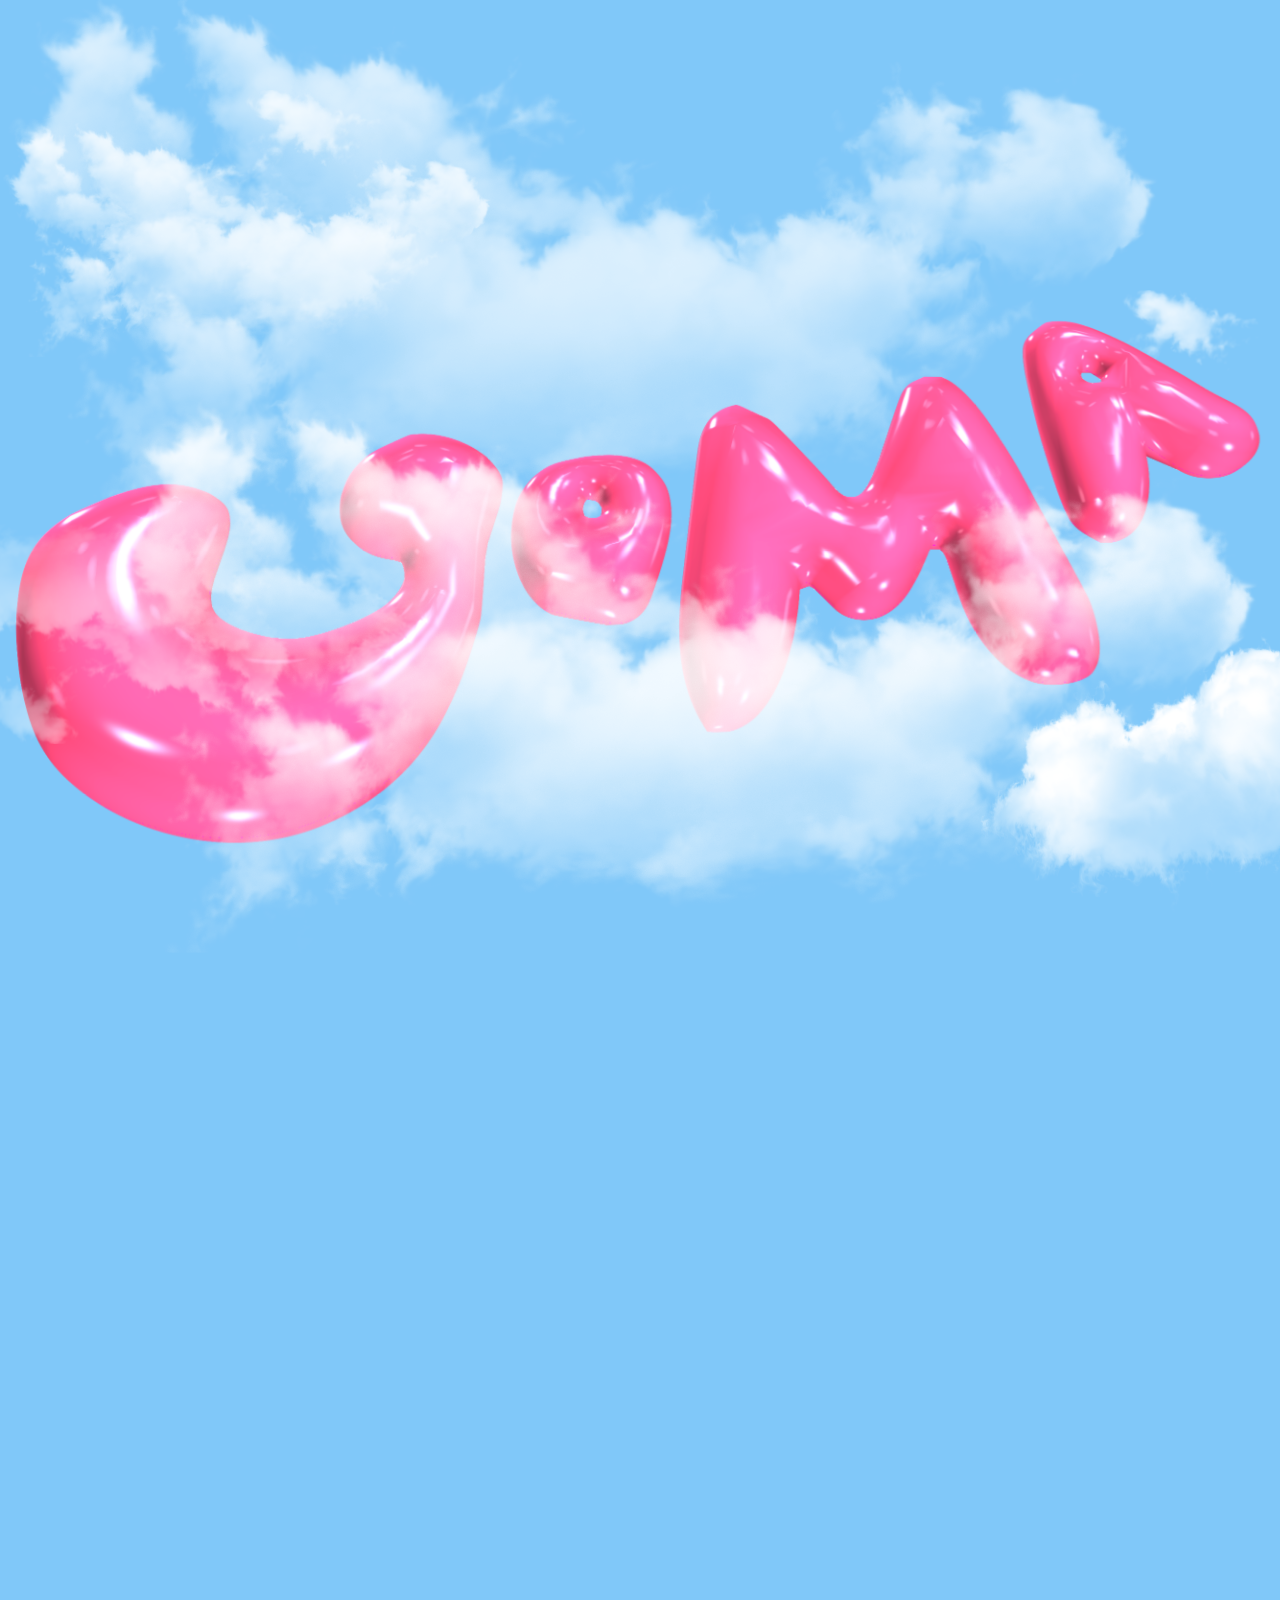
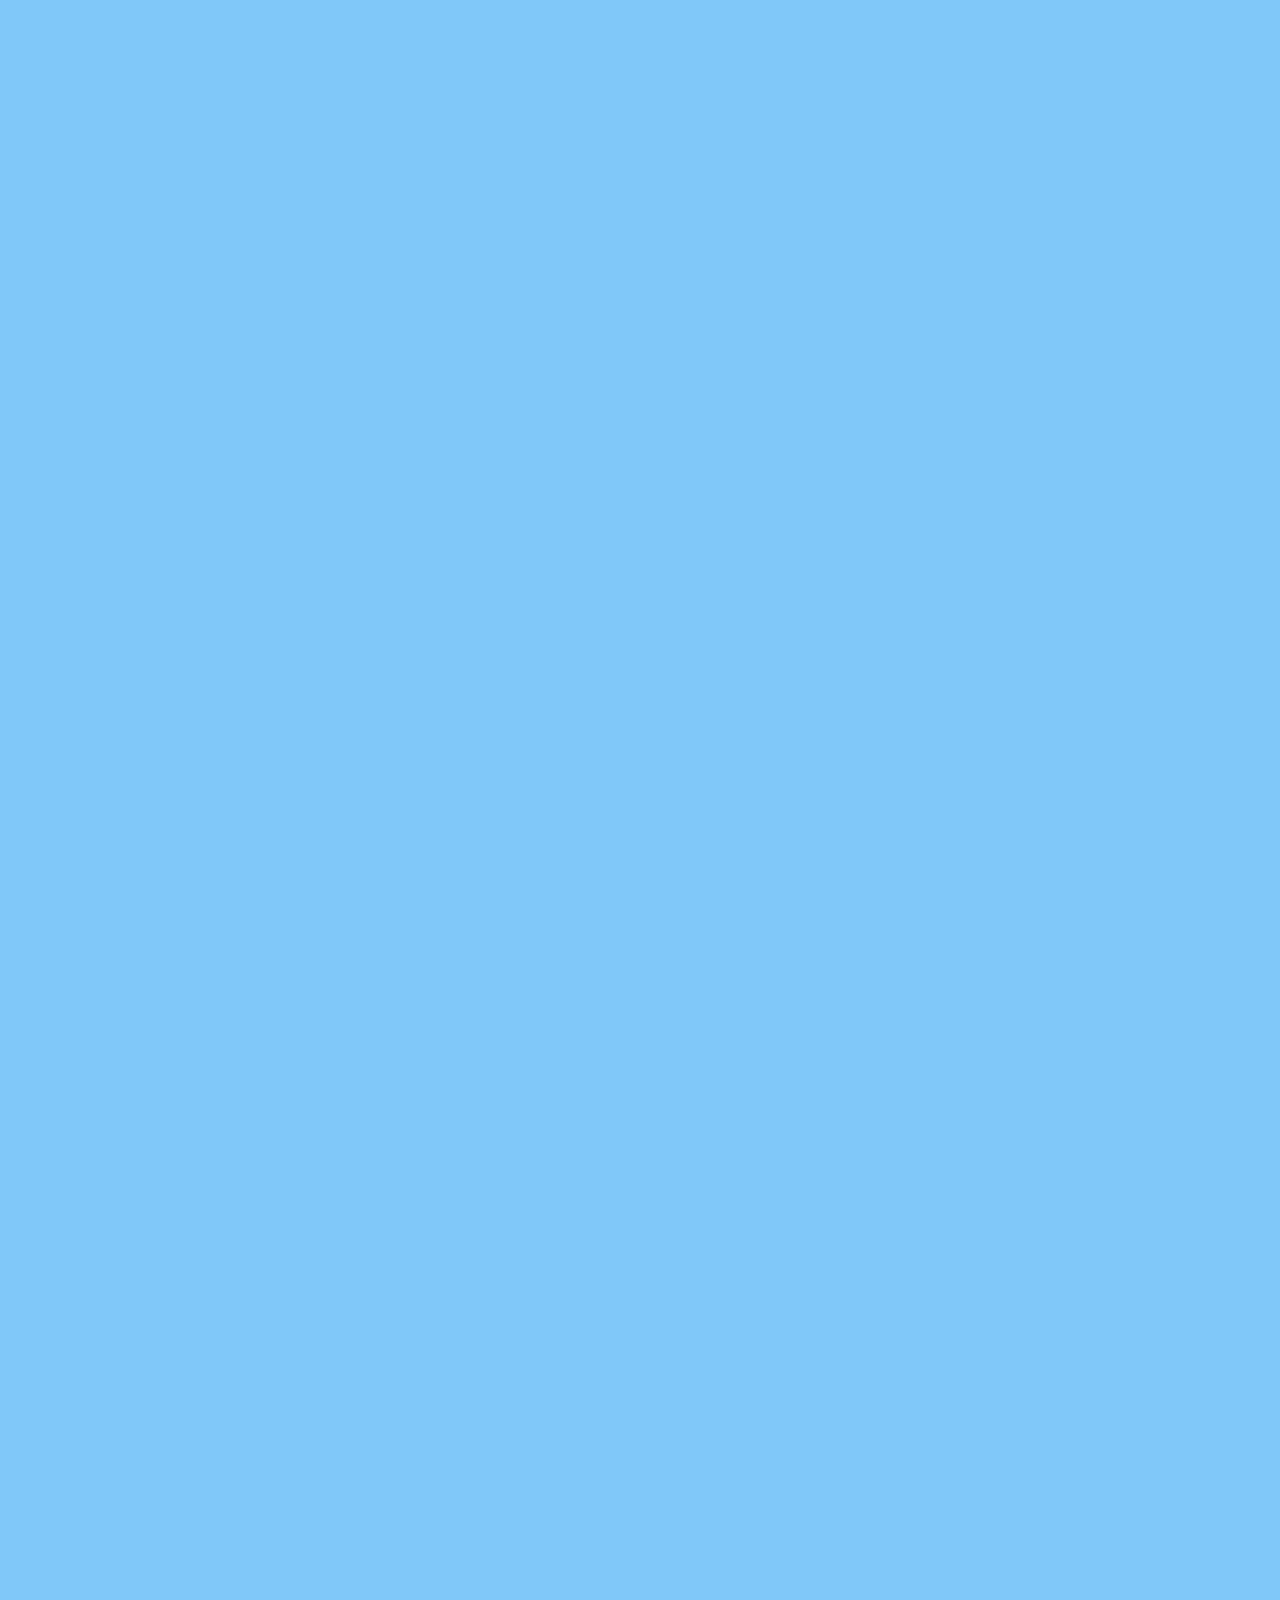
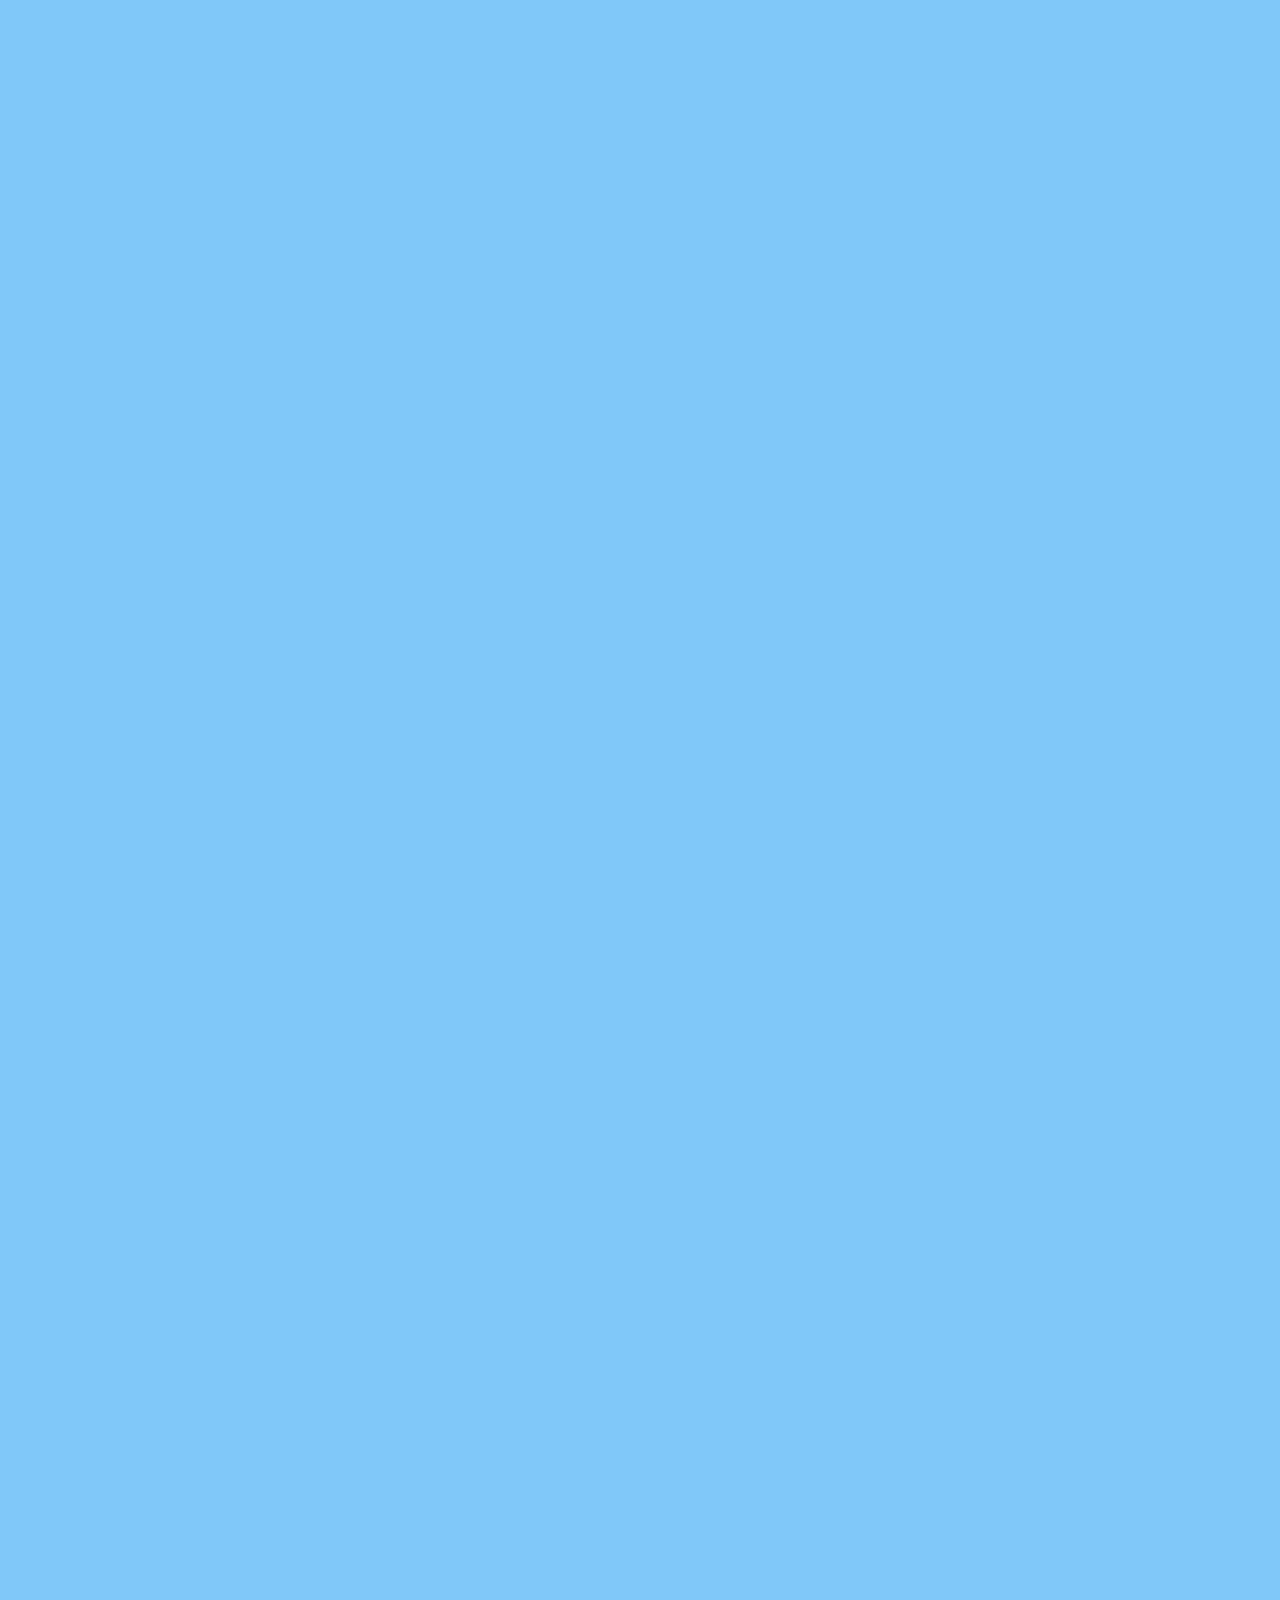
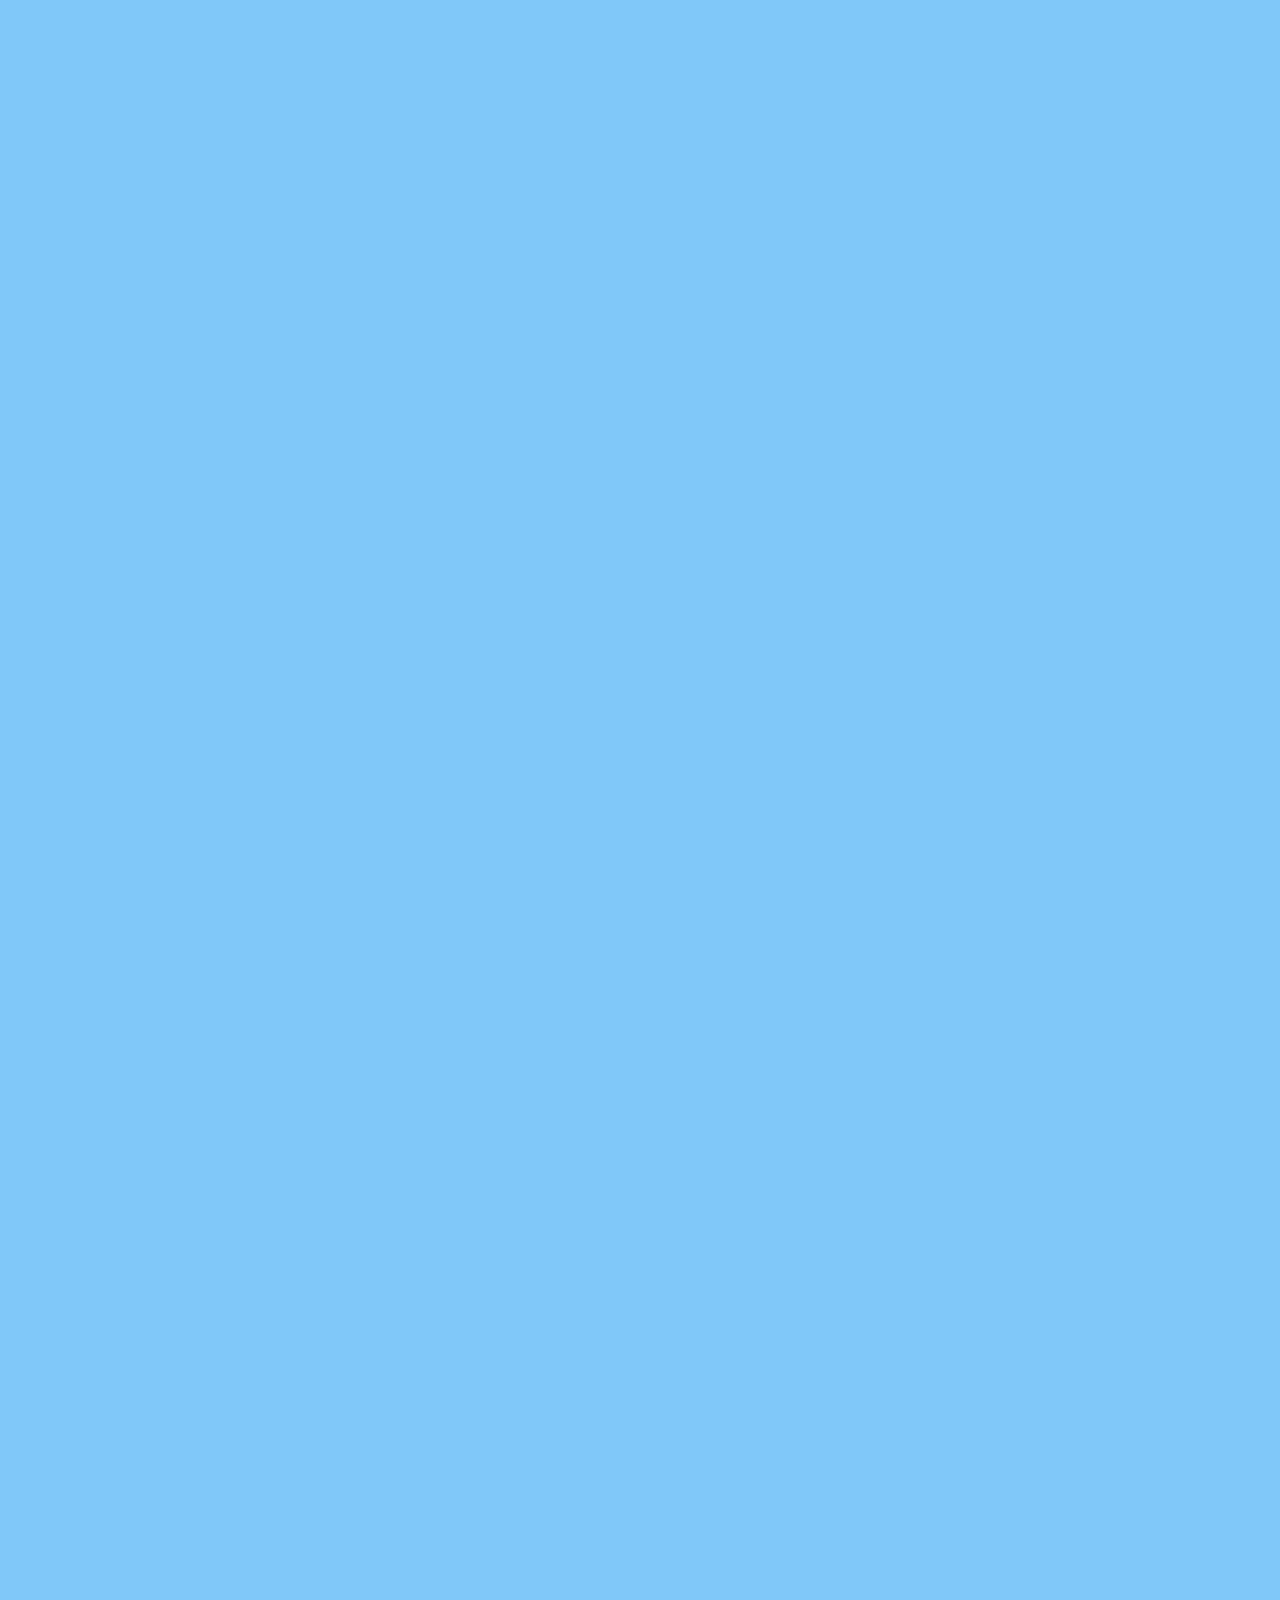
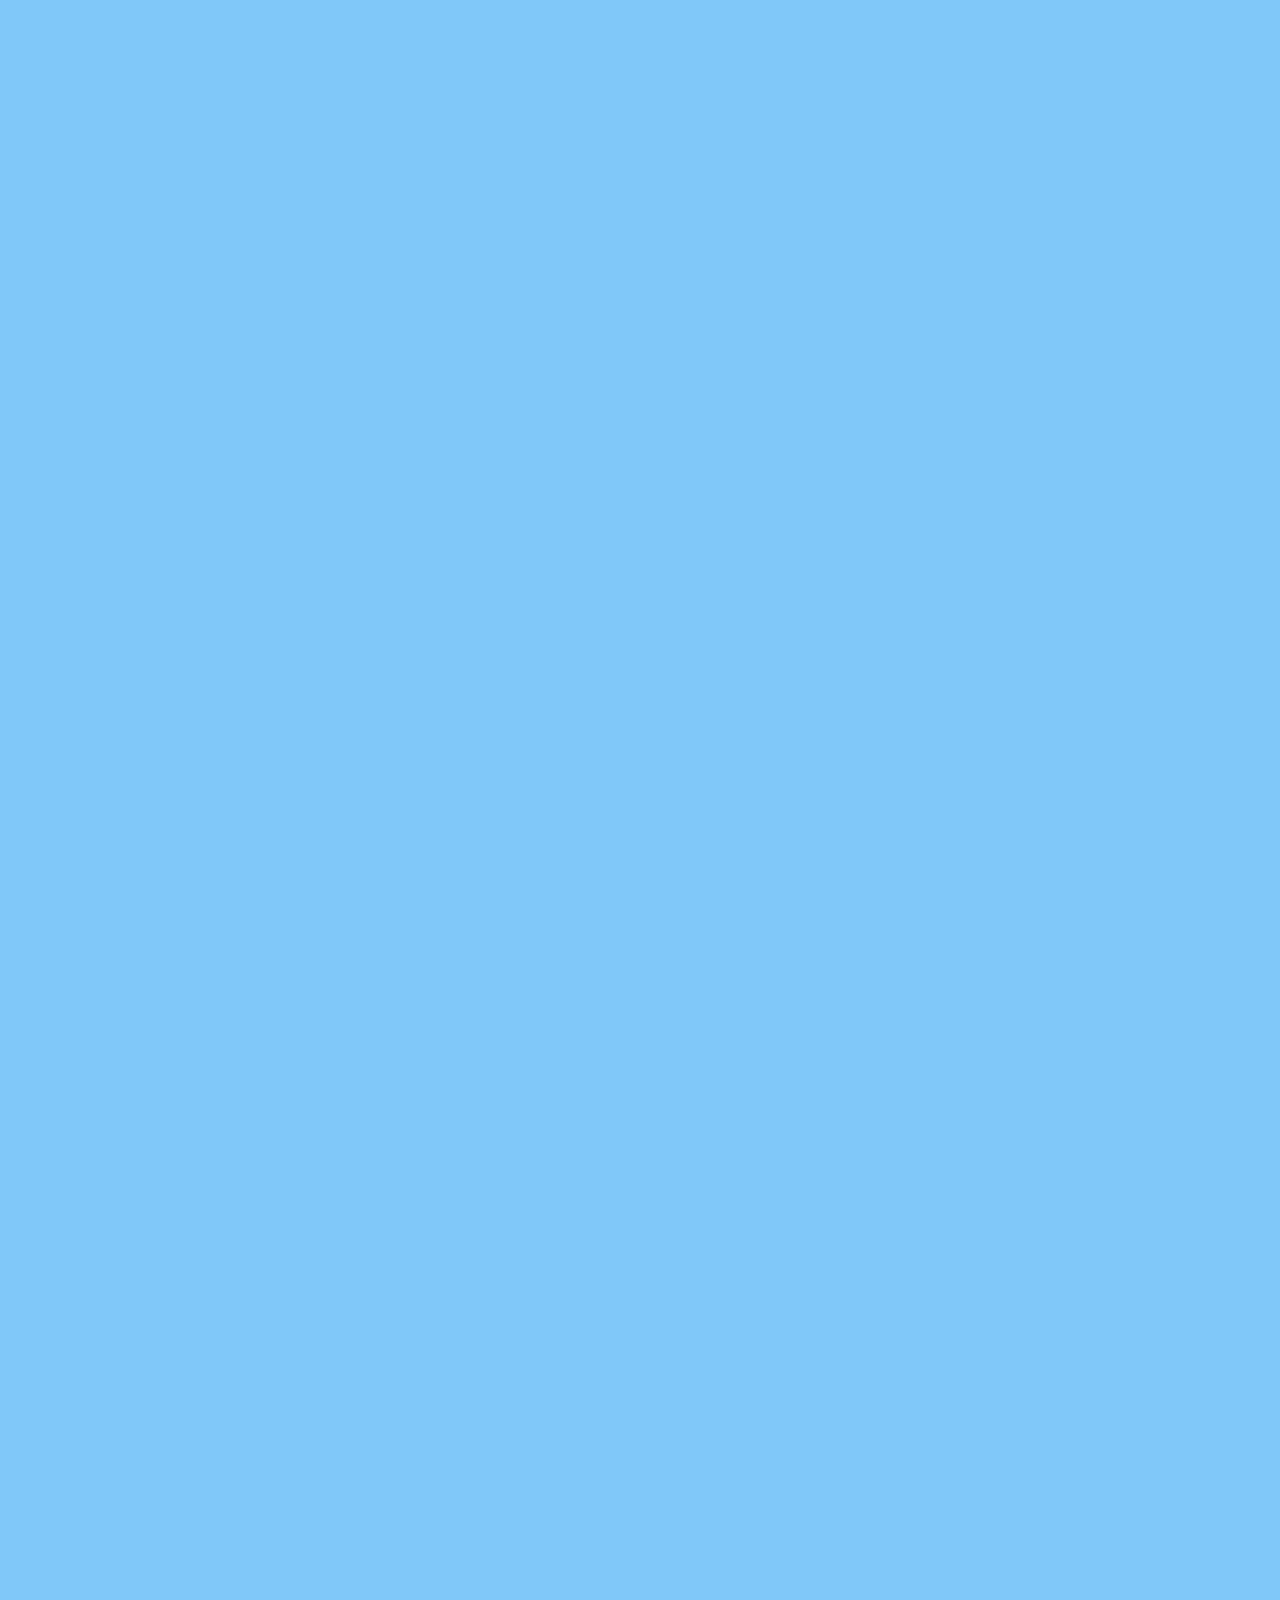
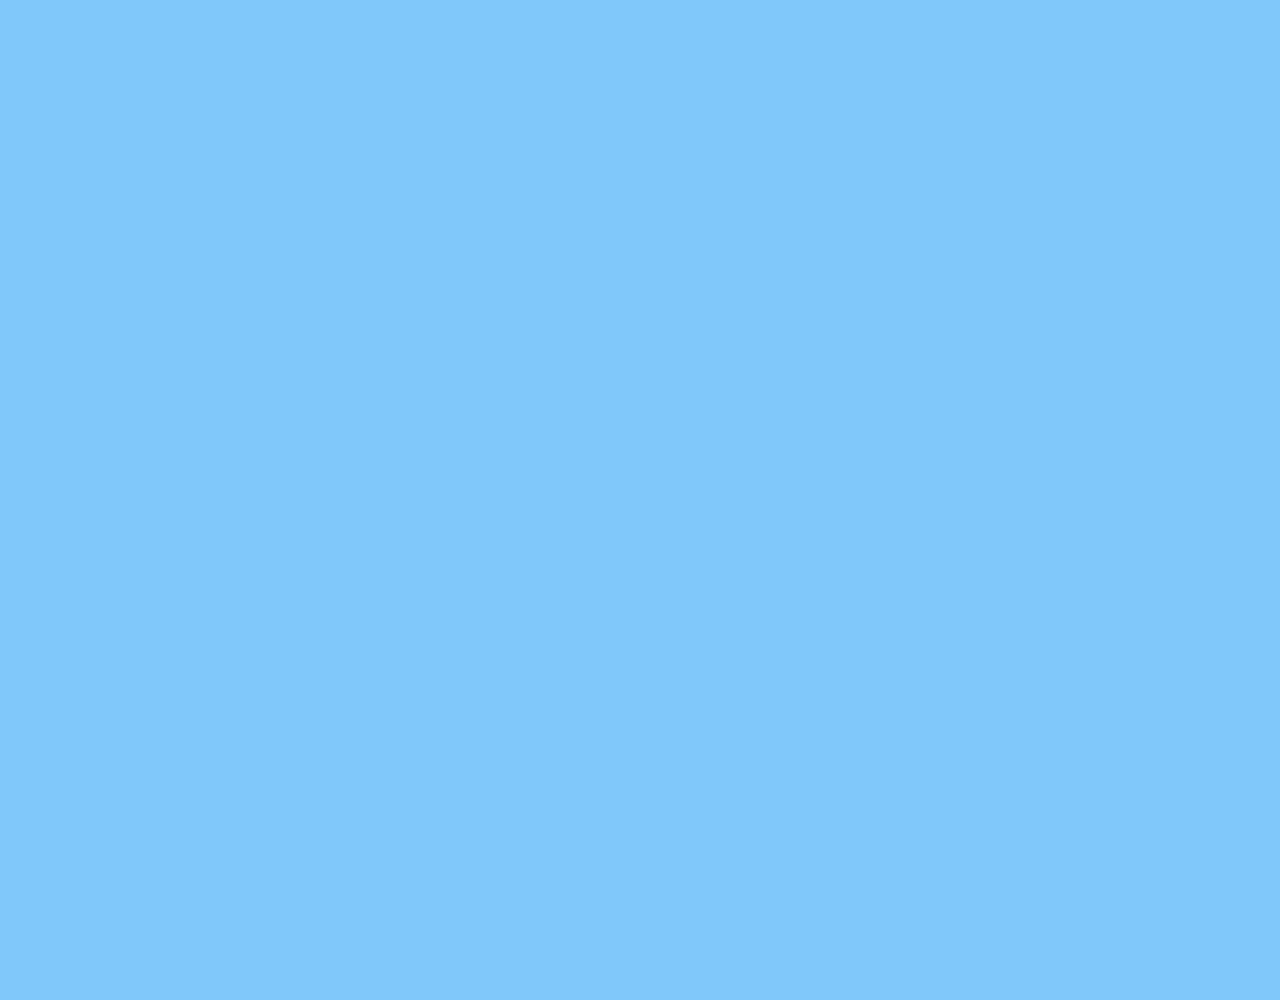
<file: index.html>
<!DOCTYPE html><html lang="es"><head><meta charSet="utf-8"/><meta http-equiv="x-ua-compatible" content="ie=edge"/><meta name="viewport" content="width=device-width, initial-scale=1, shrink-to-fit=no"/><style data-href="/styles.a205d37012cc4638b02f.css">@import url(https://fonts.googleapis.com/css2?family=EB+Garamond&display=swap);@import url(https://fonts.googleapis.com/css2?family=Prata&display=swap);
/*!
 * Bootstrap v4.5.3 (https://getbootstrap.com/)
 * Copyright 2011-2020 The Bootstrap Authors
 * Copyright 2011-2020 Twitter, Inc.
 * Licensed under MIT (https://github.com/twbs/bootstrap/blob/main/LICENSE)
 */:root{--blue:#007bff;--indigo:#6610f2;--purple:#6f42c1;--pink:#e83e8c;--red:#dc3545;--orange:#fd7e14;--yellow:#ffc107;--green:#28a745;--teal:#20c997;--cyan:#17a2b8;--white:#fff;--gray:#6c757d;--gray-dark:#343a40;--primary:#007bff;--secondary:#6c757d;--success:#28a745;--info:#17a2b8;--warning:#ffc107;--danger:#dc3545;--light:#f8f9fa;--dark:#343a40;--breakpoint-xs:0;--breakpoint-sm:576px;--breakpoint-md:768px;--breakpoint-lg:992px;--breakpoint-xl:1200px;--font-family-sans-serif:-apple-system,BlinkMacSystemFont,"Segoe UI",Roboto,"Helvetica Neue",Arial,"Noto Sans",sans-serif,"Apple Color Emoji","Segoe UI Emoji","Segoe UI Symbol","Noto Color Emoji";--font-family-monospace:SFMono-Regular,Menlo,Monaco,Consolas,"Liberation Mono","Courier New",monospace}*,:after,:before{box-sizing:border-box}html{font-family:sans-serif;line-height:1.15;-webkit-tap-highlight-color:transparent}article,aside,figcaption,figure,footer,header,hgroup,main,nav,section{display:block}body{font-family:-apple-system,BlinkMacSystemFont,Segoe UI,Roboto,Helvetica Neue,Arial,Noto Sans,sans-serif,Apple Color Emoji,Segoe UI Emoji,Segoe UI Symbol,Noto Color Emoji;font-size:1rem;line-height:1.5;color:#212529;text-align:left;background-color:#fff}[tabindex="-1"]:focus:not(:focus-visible){outline:0!important}hr{height:0}h1,h2,h3,h4,h5,h6{margin-top:0;margin-bottom:.5rem}p{margin-top:0;margin-bottom:1rem}abbr[data-original-title],abbr[title]{text-decoration:underline;-webkit-text-decoration:underline dotted;text-decoration:underline dotted;cursor:help;border-bottom:0;-webkit-text-decoration-skip-ink:none;text-decoration-skip-ink:none}address{font-style:normal;line-height:inherit}address,dl,ol,ul{margin-bottom:1rem}dl,ol,ul{margin-top:0}ol ol,ol ul,ul ol,ul ul{margin-bottom:0}dd{margin-bottom:.5rem;margin-left:0}blockquote{margin:0 0 1rem}a{color:#007bff;text-decoration:none}a:hover{color:#0056b3;text-decoration:underline}a:not([href]):not([class]),a:not([href]):not([class]):hover{color:inherit;text-decoration:none}code,kbd,pre,samp{font-family:SFMono-Regular,Menlo,Monaco,Consolas,Liberation Mono,Courier New,monospace}pre{margin-top:0;margin-bottom:1rem;-ms-overflow-style:scrollbar}figure{margin:0 0 1rem}img,svg{vertical-align:middle}svg{overflow:hidden}caption{padding-top:.75rem;padding-bottom:.75rem;color:#6c757d;text-align:left;caption-side:bottom}th{text-align:inherit;text-align:-webkit-match-parent}label{display:inline-block;margin-bottom:.5rem}button{border-radius:0}button:focus{outline:1px dotted;outline:5px auto -webkit-focus-ring-color}button,input,optgroup,select,textarea{font-family:inherit;font-size:inherit;line-height:inherit}[role=button]{cursor:pointer}select{word-wrap:normal}[type=button],[type=reset],[type=submit],button{-webkit-appearance:button}[type=button]:not(:disabled),[type=reset]:not(:disabled),[type=submit]:not(:disabled),button:not(:disabled){cursor:pointer}input[type=checkbox],input[type=radio]{box-sizing:border-box;padding:0}textarea{resize:vertical}fieldset{min-width:0;margin:0;border:0}legend{display:block;width:100%;margin-bottom:.5rem;font-size:1.5rem;line-height:inherit}[type=search]{-webkit-appearance:none}[type=search]::-webkit-search-decoration{-webkit-appearance:none}output{display:inline-block}summary{display:list-item;cursor:pointer}template{display:none}[hidden]{display:none!important}.h1,.h2,.h3,.h4,.h5,.h6,h1,h2,h3,h4,h5,h6{margin-bottom:.5rem;font-weight:500;line-height:1.2}.h1,h1{font-size:2.5rem}.h2,h2{font-size:2rem}.h3,h3{font-size:1.75rem}.h4,h4{font-size:1.5rem}.h5,h5{font-size:1.25rem}.h6,h6{font-size:1rem}.lead{font-size:1.25rem;font-weight:300}.display-1{font-size:6rem}.display-1,.display-2{font-weight:300;line-height:1.2}.display-2{font-size:5.5rem}.display-3{font-size:4.5rem}.display-3,.display-4{font-weight:300;line-height:1.2}.display-4{font-size:3.5rem}hr{margin-top:1rem;margin-bottom:1rem;border:0;border-top:1px solid rgba(0,0,0,.1)}.small,small{font-size:80%;font-weight:400}.mark,mark{padding:.2em;background-color:#fcf8e3}.list-inline,.list-unstyled{padding-left:0;list-style:none}.list-inline-item{display:inline-block}.list-inline-item:not(:last-child){margin-right:.5rem}.initialism{font-size:90%;text-transform:uppercase}.blockquote{margin-bottom:1rem;font-size:1.25rem}.blockquote-footer{display:block;font-size:80%;color:#6c757d}.blockquote-footer:before{content:"\2014\A0"}.img-fluid,.img-thumbnail{max-width:100%;height:auto}.img-thumbnail{padding:.25rem;background-color:#fff;border:1px solid #dee2e6;border-radius:.25rem}.figure{display:inline-block}.figure-img{margin-bottom:.5rem;line-height:1}.figure-caption{font-size:90%;color:#6c757d}code{font-size:87.5%;color:#e83e8c;word-wrap:break-word}a>code{color:inherit}kbd{padding:.2rem .4rem;font-size:87.5%;color:#fff;background-color:#212529;border-radius:.2rem}kbd kbd{padding:0;font-size:100%;font-weight:700}pre{display:block;font-size:87.5%;color:#212529}pre code{font-size:inherit;color:inherit;word-break:normal}.pre-scrollable{max-height:340px;overflow-y:scroll}.container,.container-fluid,.container-lg,.container-md,.container-sm,.container-xl{width:100%;padding-right:15px;padding-left:15px;margin-right:auto;margin-left:auto}@media (min-width:576px){.container,.container-sm{max-width:540px}}@media (min-width:768px){.container,.container-md,.container-sm{max-width:720px}}@media (min-width:992px){.container,.container-lg,.container-md,.container-sm{max-width:960px}}@media (min-width:1200px){.container,.container-lg,.container-md,.container-sm,.container-xl{max-width:1140px}}.row{display:flex;flex-wrap:wrap;margin-right:-15px;margin-left:-15px}.no-gutters{margin-right:0;margin-left:0}.no-gutters>.col,.no-gutters>[class*=col-]{padding-right:0;padding-left:0}.col,.col-1,.col-2,.col-3,.col-4,.col-5,.col-6,.col-7,.col-8,.col-9,.col-10,.col-11,.col-12,.col-auto,.col-lg,.col-lg-1,.col-lg-2,.col-lg-3,.col-lg-4,.col-lg-5,.col-lg-6,.col-lg-7,.col-lg-8,.col-lg-9,.col-lg-10,.col-lg-11,.col-lg-12,.col-lg-auto,.col-md,.col-md-1,.col-md-2,.col-md-3,.col-md-4,.col-md-5,.col-md-6,.col-md-7,.col-md-8,.col-md-9,.col-md-10,.col-md-11,.col-md-12,.col-md-auto,.col-sm,.col-sm-1,.col-sm-2,.col-sm-3,.col-sm-4,.col-sm-5,.col-sm-6,.col-sm-7,.col-sm-8,.col-sm-9,.col-sm-10,.col-sm-11,.col-sm-12,.col-sm-auto,.col-xl,.col-xl-1,.col-xl-2,.col-xl-3,.col-xl-4,.col-xl-5,.col-xl-6,.col-xl-7,.col-xl-8,.col-xl-9,.col-xl-10,.col-xl-11,.col-xl-12,.col-xl-auto{position:relative;width:100%;padding-right:15px;padding-left:15px}.col{flex-basis:0;flex-grow:1;max-width:100%}.row-cols-1>*{flex:0 0 100%;max-width:100%}.row-cols-2>*{flex:0 0 50%;max-width:50%}.row-cols-3>*{flex:0 0 33.333333%;max-width:33.333333%}.row-cols-4>*{flex:0 0 25%;max-width:25%}.row-cols-5>*{flex:0 0 20%;max-width:20%}.row-cols-6>*{flex:0 0 16.666667%;max-width:16.666667%}.col-auto{flex:0 0 auto;width:auto;max-width:100%}.col-1{flex:0 0 8.333333%;max-width:8.333333%}.col-2{flex:0 0 16.666667%;max-width:16.666667%}.col-3{flex:0 0 25%;max-width:25%}.col-4{flex:0 0 33.333333%;max-width:33.333333%}.col-5{flex:0 0 41.666667%;max-width:41.666667%}.col-6{flex:0 0 50%;max-width:50%}.col-7{flex:0 0 58.333333%;max-width:58.333333%}.col-8{flex:0 0 66.666667%;max-width:66.666667%}.col-9{flex:0 0 75%;max-width:75%}.col-10{flex:0 0 83.333333%;max-width:83.333333%}.col-11{flex:0 0 91.666667%;max-width:91.666667%}.col-12{flex:0 0 100%;max-width:100%}.order-first{order:-1}.order-last{order:13}.order-0{order:0}.order-1{order:1}.order-2{order:2}.order-3{order:3}.order-4{order:4}.order-5{order:5}.order-6{order:6}.order-7{order:7}.order-8{order:8}.order-9{order:9}.order-10{order:10}.order-11{order:11}.order-12{order:12}.offset-1{margin-left:8.333333%}.offset-2{margin-left:16.666667%}.offset-3{margin-left:25%}.offset-4{margin-left:33.333333%}.offset-5{margin-left:41.666667%}.offset-6{margin-left:50%}.offset-7{margin-left:58.333333%}.offset-8{margin-left:66.666667%}.offset-9{margin-left:75%}.offset-10{margin-left:83.333333%}.offset-11{margin-left:91.666667%}@media (min-width:576px){.col-sm{flex-basis:0;flex-grow:1;max-width:100%}.row-cols-sm-1>*{flex:0 0 100%;max-width:100%}.row-cols-sm-2>*{flex:0 0 50%;max-width:50%}.row-cols-sm-3>*{flex:0 0 33.333333%;max-width:33.333333%}.row-cols-sm-4>*{flex:0 0 25%;max-width:25%}.row-cols-sm-5>*{flex:0 0 20%;max-width:20%}.row-cols-sm-6>*{flex:0 0 16.666667%;max-width:16.666667%}.col-sm-auto{flex:0 0 auto;width:auto;max-width:100%}.col-sm-1{flex:0 0 8.333333%;max-width:8.333333%}.col-sm-2{flex:0 0 16.666667%;max-width:16.666667%}.col-sm-3{flex:0 0 25%;max-width:25%}.col-sm-4{flex:0 0 33.333333%;max-width:33.333333%}.col-sm-5{flex:0 0 41.666667%;max-width:41.666667%}.col-sm-6{flex:0 0 50%;max-width:50%}.col-sm-7{flex:0 0 58.333333%;max-width:58.333333%}.col-sm-8{flex:0 0 66.666667%;max-width:66.666667%}.col-sm-9{flex:0 0 75%;max-width:75%}.col-sm-10{flex:0 0 83.333333%;max-width:83.333333%}.col-sm-11{flex:0 0 91.666667%;max-width:91.666667%}.col-sm-12{flex:0 0 100%;max-width:100%}.order-sm-first{order:-1}.order-sm-last{order:13}.order-sm-0{order:0}.order-sm-1{order:1}.order-sm-2{order:2}.order-sm-3{order:3}.order-sm-4{order:4}.order-sm-5{order:5}.order-sm-6{order:6}.order-sm-7{order:7}.order-sm-8{order:8}.order-sm-9{order:9}.order-sm-10{order:10}.order-sm-11{order:11}.order-sm-12{order:12}.offset-sm-0{margin-left:0}.offset-sm-1{margin-left:8.333333%}.offset-sm-2{margin-left:16.666667%}.offset-sm-3{margin-left:25%}.offset-sm-4{margin-left:33.333333%}.offset-sm-5{margin-left:41.666667%}.offset-sm-6{margin-left:50%}.offset-sm-7{margin-left:58.333333%}.offset-sm-8{margin-left:66.666667%}.offset-sm-9{margin-left:75%}.offset-sm-10{margin-left:83.333333%}.offset-sm-11{margin-left:91.666667%}}@media (min-width:768px){.col-md{flex-basis:0;flex-grow:1;max-width:100%}.row-cols-md-1>*{flex:0 0 100%;max-width:100%}.row-cols-md-2>*{flex:0 0 50%;max-width:50%}.row-cols-md-3>*{flex:0 0 33.333333%;max-width:33.333333%}.row-cols-md-4>*{flex:0 0 25%;max-width:25%}.row-cols-md-5>*{flex:0 0 20%;max-width:20%}.row-cols-md-6>*{flex:0 0 16.666667%;max-width:16.666667%}.col-md-auto{flex:0 0 auto;width:auto;max-width:100%}.col-md-1{flex:0 0 8.333333%;max-width:8.333333%}.col-md-2{flex:0 0 16.666667%;max-width:16.666667%}.col-md-3{flex:0 0 25%;max-width:25%}.col-md-4{flex:0 0 33.333333%;max-width:33.333333%}.col-md-5{flex:0 0 41.666667%;max-width:41.666667%}.col-md-6{flex:0 0 50%;max-width:50%}.col-md-7{flex:0 0 58.333333%;max-width:58.333333%}.col-md-8{flex:0 0 66.666667%;max-width:66.666667%}.col-md-9{flex:0 0 75%;max-width:75%}.col-md-10{flex:0 0 83.333333%;max-width:83.333333%}.col-md-11{flex:0 0 91.666667%;max-width:91.666667%}.col-md-12{flex:0 0 100%;max-width:100%}.order-md-first{order:-1}.order-md-last{order:13}.order-md-0{order:0}.order-md-1{order:1}.order-md-2{order:2}.order-md-3{order:3}.order-md-4{order:4}.order-md-5{order:5}.order-md-6{order:6}.order-md-7{order:7}.order-md-8{order:8}.order-md-9{order:9}.order-md-10{order:10}.order-md-11{order:11}.order-md-12{order:12}.offset-md-0{margin-left:0}.offset-md-1{margin-left:8.333333%}.offset-md-2{margin-left:16.666667%}.offset-md-3{margin-left:25%}.offset-md-4{margin-left:33.333333%}.offset-md-5{margin-left:41.666667%}.offset-md-6{margin-left:50%}.offset-md-7{margin-left:58.333333%}.offset-md-8{margin-left:66.666667%}.offset-md-9{margin-left:75%}.offset-md-10{margin-left:83.333333%}.offset-md-11{margin-left:91.666667%}}@media (min-width:992px){.col-lg{flex-basis:0;flex-grow:1;max-width:100%}.row-cols-lg-1>*{flex:0 0 100%;max-width:100%}.row-cols-lg-2>*{flex:0 0 50%;max-width:50%}.row-cols-lg-3>*{flex:0 0 33.333333%;max-width:33.333333%}.row-cols-lg-4>*{flex:0 0 25%;max-width:25%}.row-cols-lg-5>*{flex:0 0 20%;max-width:20%}.row-cols-lg-6>*{flex:0 0 16.666667%;max-width:16.666667%}.col-lg-auto{flex:0 0 auto;width:auto;max-width:100%}.col-lg-1{flex:0 0 8.333333%;max-width:8.333333%}.col-lg-2{flex:0 0 16.666667%;max-width:16.666667%}.col-lg-3{flex:0 0 25%;max-width:25%}.col-lg-4{flex:0 0 33.333333%;max-width:33.333333%}.col-lg-5{flex:0 0 41.666667%;max-width:41.666667%}.col-lg-6{flex:0 0 50%;max-width:50%}.col-lg-7{flex:0 0 58.333333%;max-width:58.333333%}.col-lg-8{flex:0 0 66.666667%;max-width:66.666667%}.col-lg-9{flex:0 0 75%;max-width:75%}.col-lg-10{flex:0 0 83.333333%;max-width:83.333333%}.col-lg-11{flex:0 0 91.666667%;max-width:91.666667%}.col-lg-12{flex:0 0 100%;max-width:100%}.order-lg-first{order:-1}.order-lg-last{order:13}.order-lg-0{order:0}.order-lg-1{order:1}.order-lg-2{order:2}.order-lg-3{order:3}.order-lg-4{order:4}.order-lg-5{order:5}.order-lg-6{order:6}.order-lg-7{order:7}.order-lg-8{order:8}.order-lg-9{order:9}.order-lg-10{order:10}.order-lg-11{order:11}.order-lg-12{order:12}.offset-lg-0{margin-left:0}.offset-lg-1{margin-left:8.333333%}.offset-lg-2{margin-left:16.666667%}.offset-lg-3{margin-left:25%}.offset-lg-4{margin-left:33.333333%}.offset-lg-5{margin-left:41.666667%}.offset-lg-6{margin-left:50%}.offset-lg-7{margin-left:58.333333%}.offset-lg-8{margin-left:66.666667%}.offset-lg-9{margin-left:75%}.offset-lg-10{margin-left:83.333333%}.offset-lg-11{margin-left:91.666667%}}@media (min-width:1200px){.col-xl{flex-basis:0;flex-grow:1;max-width:100%}.row-cols-xl-1>*{flex:0 0 100%;max-width:100%}.row-cols-xl-2>*{flex:0 0 50%;max-width:50%}.row-cols-xl-3>*{flex:0 0 33.333333%;max-width:33.333333%}.row-cols-xl-4>*{flex:0 0 25%;max-width:25%}.row-cols-xl-5>*{flex:0 0 20%;max-width:20%}.row-cols-xl-6>*{flex:0 0 16.666667%;max-width:16.666667%}.col-xl-auto{flex:0 0 auto;width:auto;max-width:100%}.col-xl-1{flex:0 0 8.333333%;max-width:8.333333%}.col-xl-2{flex:0 0 16.666667%;max-width:16.666667%}.col-xl-3{flex:0 0 25%;max-width:25%}.col-xl-4{flex:0 0 33.333333%;max-width:33.333333%}.col-xl-5{flex:0 0 41.666667%;max-width:41.666667%}.col-xl-6{flex:0 0 50%;max-width:50%}.col-xl-7{flex:0 0 58.333333%;max-width:58.333333%}.col-xl-8{flex:0 0 66.666667%;max-width:66.666667%}.col-xl-9{flex:0 0 75%;max-width:75%}.col-xl-10{flex:0 0 83.333333%;max-width:83.333333%}.col-xl-11{flex:0 0 91.666667%;max-width:91.666667%}.col-xl-12{flex:0 0 100%;max-width:100%}.order-xl-first{order:-1}.order-xl-last{order:13}.order-xl-0{order:0}.order-xl-1{order:1}.order-xl-2{order:2}.order-xl-3{order:3}.order-xl-4{order:4}.order-xl-5{order:5}.order-xl-6{order:6}.order-xl-7{order:7}.order-xl-8{order:8}.order-xl-9{order:9}.order-xl-10{order:10}.order-xl-11{order:11}.order-xl-12{order:12}.offset-xl-0{margin-left:0}.offset-xl-1{margin-left:8.333333%}.offset-xl-2{margin-left:16.666667%}.offset-xl-3{margin-left:25%}.offset-xl-4{margin-left:33.333333%}.offset-xl-5{margin-left:41.666667%}.offset-xl-6{margin-left:50%}.offset-xl-7{margin-left:58.333333%}.offset-xl-8{margin-left:66.666667%}.offset-xl-9{margin-left:75%}.offset-xl-10{margin-left:83.333333%}.offset-xl-11{margin-left:91.666667%}}.table{width:100%;margin-bottom:1rem;color:#212529}.table td,.table th{padding:.75rem;vertical-align:top;border-top:1px solid #dee2e6}.table thead th{vertical-align:bottom;border-bottom:2px solid #dee2e6}.table tbody+tbody{border-top:2px solid #dee2e6}.table-sm td,.table-sm th{padding:.3rem}.table-bordered,.table-bordered td,.table-bordered th{border:1px solid #dee2e6}.table-bordered thead td,.table-bordered thead th{border-bottom-width:2px}.table-borderless tbody+tbody,.table-borderless td,.table-borderless th,.table-borderless thead th{border:0}.table-striped tbody tr:nth-of-type(odd){background-color:rgba(0,0,0,.05)}.table-hover tbody tr:hover{color:#212529;background-color:rgba(0,0,0,.075)}.table-primary,.table-primary>td,.table-primary>th{background-color:#b8daff}.table-primary tbody+tbody,.table-primary td,.table-primary th,.table-primary thead th{border-color:#7abaff}.table-hover .table-primary:hover,.table-hover .table-primary:hover>td,.table-hover .table-primary:hover>th{background-color:#9fcdff}.table-secondary,.table-secondary>td,.table-secondary>th{background-color:#d6d8db}.table-secondary tbody+tbody,.table-secondary td,.table-secondary th,.table-secondary thead th{border-color:#b3b7bb}.table-hover .table-secondary:hover,.table-hover .table-secondary:hover>td,.table-hover .table-secondary:hover>th{background-color:#c8cbcf}.table-success,.table-success>td,.table-success>th{background-color:#c3e6cb}.table-success tbody+tbody,.table-success td,.table-success th,.table-success thead th{border-color:#8fd19e}.table-hover .table-success:hover,.table-hover .table-success:hover>td,.table-hover .table-success:hover>th{background-color:#b1dfbb}.table-info,.table-info>td,.table-info>th{background-color:#bee5eb}.table-info tbody+tbody,.table-info td,.table-info th,.table-info thead th{border-color:#86cfda}.table-hover .table-info:hover,.table-hover .table-info:hover>td,.table-hover .table-info:hover>th{background-color:#abdde5}.table-warning,.table-warning>td,.table-warning>th{background-color:#ffeeba}.table-warning tbody+tbody,.table-warning td,.table-warning th,.table-warning thead th{border-color:#ffdf7e}.table-hover .table-warning:hover,.table-hover .table-warning:hover>td,.table-hover .table-warning:hover>th{background-color:#ffe8a1}.table-danger,.table-danger>td,.table-danger>th{background-color:#f5c6cb}.table-danger tbody+tbody,.table-danger td,.table-danger th,.table-danger thead th{border-color:#ed969e}.table-hover .table-danger:hover,.table-hover .table-danger:hover>td,.table-hover .table-danger:hover>th{background-color:#f1b0b7}.table-light,.table-light>td,.table-light>th{background-color:#fdfdfe}.table-light tbody+tbody,.table-light td,.table-light th,.table-light thead th{border-color:#fbfcfc}.table-hover .table-light:hover,.table-hover .table-light:hover>td,.table-hover .table-light:hover>th{background-color:#ececf6}.table-dark,.table-dark>td,.table-dark>th{background-color:#c6c8ca}.table-dark tbody+tbody,.table-dark td,.table-dark th,.table-dark thead th{border-color:#95999c}.table-hover .table-dark:hover,.table-hover .table-dark:hover>td,.table-hover .table-dark:hover>th{background-color:#b9bbbe}.table-active,.table-active>td,.table-active>th,.table-hover .table-active:hover,.table-hover .table-active:hover>td,.table-hover .table-active:hover>th{background-color:rgba(0,0,0,.075)}.table .thead-dark th{color:#fff;background-color:#343a40;border-color:#454d55}.table .thead-light th{color:#495057;background-color:#e9ecef;border-color:#dee2e6}.table-dark{color:#fff;background-color:#343a40}.table-dark td,.table-dark th,.table-dark thead th{border-color:#454d55}.table-dark.table-bordered{border:0}.table-dark.table-striped tbody tr:nth-of-type(odd){background-color:hsla(0,0%,100%,.05)}.table-dark.table-hover tbody tr:hover{color:#fff;background-color:hsla(0,0%,100%,.075)}@media (max-width:575.98px){.table-responsive-sm{display:block;width:100%;overflow-x:auto;-webkit-overflow-scrolling:touch}.table-responsive-sm>.table-bordered{border:0}}@media (max-width:767.98px){.table-responsive-md{display:block;width:100%;overflow-x:auto;-webkit-overflow-scrolling:touch}.table-responsive-md>.table-bordered{border:0}}@media (max-width:991.98px){.table-responsive-lg{display:block;width:100%;overflow-x:auto;-webkit-overflow-scrolling:touch}.table-responsive-lg>.table-bordered{border:0}}@media (max-width:1199.98px){.table-responsive-xl{display:block;width:100%;overflow-x:auto;-webkit-overflow-scrolling:touch}.table-responsive-xl>.table-bordered{border:0}}.table-responsive{display:block;width:100%;overflow-x:auto;-webkit-overflow-scrolling:touch}.table-responsive>.table-bordered{border:0}.form-control{display:block;width:100%;height:calc(1.5em + .75rem + 2px);padding:.375rem .75rem;font-size:1rem;font-weight:400;line-height:1.5;color:#495057;background-color:#fff;background-clip:padding-box;border:1px solid #ced4da;border-radius:.25rem;transition:border-color .15s ease-in-out,box-shadow .15s ease-in-out}@media (prefers-reduced-motion:reduce){.form-control{transition:none}}.form-control::-ms-expand{background-color:transparent;border:0}.form-control:-moz-focusring{color:transparent;text-shadow:0 0 0 #495057}.form-control:focus{color:#495057;background-color:#fff;border-color:#80bdff;outline:0;box-shadow:0 0 0 .2rem rgba(0,123,255,.25)}.form-control::-webkit-input-placeholder{color:#6c757d;opacity:1}.form-control:-ms-input-placeholder{color:#6c757d;opacity:1}.form-control::-ms-input-placeholder{color:#6c757d;opacity:1}.form-control::placeholder{color:#6c757d;opacity:1}.form-control:disabled,.form-control[readonly]{background-color:#e9ecef;opacity:1}input[type=date].form-control,input[type=datetime-local].form-control,input[type=month].form-control,input[type=time].form-control{-webkit-appearance:none;-moz-appearance:none;appearance:none}select.form-control:focus::-ms-value{color:#495057;background-color:#fff}.form-control-file,.form-control-range{display:block;width:100%}.col-form-label{padding-top:calc(.375rem + 1px);padding-bottom:calc(.375rem + 1px);margin-bottom:0;font-size:inherit;line-height:1.5}.col-form-label-lg{padding-top:calc(.5rem + 1px);padding-bottom:calc(.5rem + 1px);font-size:1.25rem;line-height:1.5}.col-form-label-sm{padding-top:calc(.25rem + 1px);padding-bottom:calc(.25rem + 1px);font-size:.875rem;line-height:1.5}.form-control-plaintext{display:block;width:100%;padding:.375rem 0;margin-bottom:0;font-size:1rem;line-height:1.5;color:#212529;background-color:transparent;border:solid transparent;border-width:1px 0}.form-control-plaintext.form-control-lg,.form-control-plaintext.form-control-sm{padding-right:0;padding-left:0}.form-control-sm{height:calc(1.5em + .5rem + 2px);padding:.25rem .5rem;font-size:.875rem;line-height:1.5;border-radius:.2rem}.form-control-lg{height:calc(1.5em + 1rem + 2px);padding:.5rem 1rem;font-size:1.25rem;line-height:1.5;border-radius:.3rem}select.form-control[multiple],select.form-control[size],textarea.form-control{height:auto}.form-group{margin-bottom:1rem}.form-text{display:block;margin-top:.25rem}.form-row{display:flex;flex-wrap:wrap;margin-right:-5px;margin-left:-5px}.form-row>.col,.form-row>[class*=col-]{padding-right:5px;padding-left:5px}.form-check{position:relative;display:block;padding-left:1.25rem}.form-check-input{position:absolute;margin-top:.3rem;margin-left:-1.25rem}.form-check-input:disabled~.form-check-label,.form-check-input[disabled]~.form-check-label{color:#6c757d}.form-check-label{margin-bottom:0}.form-check-inline{display:inline-flex;align-items:center;padding-left:0;margin-right:.75rem}.form-check-inline .form-check-input{position:static;margin-top:0;margin-right:.3125rem;margin-left:0}.valid-feedback{display:none;width:100%;margin-top:.25rem;font-size:80%;color:#28a745}.valid-tooltip{position:absolute;top:100%;left:0;z-index:5;display:none;max-width:100%;padding:.25rem .5rem;margin-top:.1rem;font-size:.875rem;line-height:1.5;color:#fff;background-color:rgba(40,167,69,.9);border-radius:.25rem}.is-valid~.valid-feedback,.is-valid~.valid-tooltip,.was-validated :valid~.valid-feedback,.was-validated :valid~.valid-tooltip{display:block}.form-control.is-valid,.was-validated .form-control:valid{border-color:#28a745;padding-right:calc(1.5em + .75rem);background-image:url("data:image/svg+xml;charset=utf-8,%3Csvg xmlns='http://www.w3.org/2000/svg' width='8' height='8' viewBox='0 0 8 8'%3E%3Cpath fill='%2328a745' d='M2.3 6.73L.6 4.53c-.4-1.04.46-1.4 1.1-.8l1.1 1.4 3.4-3.8c.6-.63 1.6-.27 1.2.7l-4 4.6c-.43.5-.8.4-1.1.1z'/%3E%3C/svg%3E");background-repeat:no-repeat;background-position:right calc(.375em + .1875rem) center;background-size:calc(.75em + .375rem) calc(.75em + .375rem)}.form-control.is-valid:focus,.was-validated .form-control:valid:focus{border-color:#28a745;box-shadow:0 0 0 .2rem rgba(40,167,69,.25)}.was-validated textarea.form-control:valid,textarea.form-control.is-valid{padding-right:calc(1.5em + .75rem);background-position:top calc(.375em + .1875rem) right calc(.375em + .1875rem)}.custom-select.is-valid,.was-validated .custom-select:valid{border-color:#28a745;padding-right:calc(.75em + 2.3125rem);background:url("data:image/svg+xml;charset=utf-8,%3Csvg xmlns='http://www.w3.org/2000/svg' width='4' height='5' viewBox='0 0 4 5'%3E%3Cpath fill='%23343a40' d='M2 0L0 2h4zm0 5L0 3h4z'/%3E%3C/svg%3E") no-repeat right .75rem center/8px 10px,url("data:image/svg+xml;charset=utf-8,%3Csvg xmlns='http://www.w3.org/2000/svg' width='8' height='8' viewBox='0 0 8 8'%3E%3Cpath fill='%2328a745' d='M2.3 6.73L.6 4.53c-.4-1.04.46-1.4 1.1-.8l1.1 1.4 3.4-3.8c.6-.63 1.6-.27 1.2.7l-4 4.6c-.43.5-.8.4-1.1.1z'/%3E%3C/svg%3E") #fff no-repeat center right 1.75rem/calc(.75em + .375rem) calc(.75em + .375rem)}.custom-select.is-valid:focus,.was-validated .custom-select:valid:focus{border-color:#28a745;box-shadow:0 0 0 .2rem rgba(40,167,69,.25)}.form-check-input.is-valid~.form-check-label,.was-validated .form-check-input:valid~.form-check-label{color:#28a745}.form-check-input.is-valid~.valid-feedback,.form-check-input.is-valid~.valid-tooltip,.was-validated .form-check-input:valid~.valid-feedback,.was-validated .form-check-input:valid~.valid-tooltip{display:block}.custom-control-input.is-valid~.custom-control-label,.was-validated .custom-control-input:valid~.custom-control-label{color:#28a745}.custom-control-input.is-valid~.custom-control-label:before,.was-validated .custom-control-input:valid~.custom-control-label:before{border-color:#28a745}.custom-control-input.is-valid:checked~.custom-control-label:before,.was-validated .custom-control-input:valid:checked~.custom-control-label:before{border-color:#34ce57;background-color:#34ce57}.custom-control-input.is-valid:focus~.custom-control-label:before,.was-validated .custom-control-input:valid:focus~.custom-control-label:before{box-shadow:0 0 0 .2rem rgba(40,167,69,.25)}.custom-control-input.is-valid:focus:not(:checked)~.custom-control-label:before,.custom-file-input.is-valid~.custom-file-label,.was-validated .custom-control-input:valid:focus:not(:checked)~.custom-control-label:before,.was-validated .custom-file-input:valid~.custom-file-label{border-color:#28a745}.custom-file-input.is-valid:focus~.custom-file-label,.was-validated .custom-file-input:valid:focus~.custom-file-label{border-color:#28a745;box-shadow:0 0 0 .2rem rgba(40,167,69,.25)}.invalid-feedback{display:none;width:100%;margin-top:.25rem;font-size:80%;color:#dc3545}.invalid-tooltip{position:absolute;top:100%;left:0;z-index:5;display:none;max-width:100%;padding:.25rem .5rem;margin-top:.1rem;font-size:.875rem;line-height:1.5;color:#fff;background-color:rgba(220,53,69,.9);border-radius:.25rem}.is-invalid~.invalid-feedback,.is-invalid~.invalid-tooltip,.was-validated :invalid~.invalid-feedback,.was-validated :invalid~.invalid-tooltip{display:block}.form-control.is-invalid,.was-validated .form-control:invalid{border-color:#dc3545;padding-right:calc(1.5em + .75rem);background-image:url("data:image/svg+xml;charset=utf-8,%3Csvg xmlns='http://www.w3.org/2000/svg' width='12' height='12' fill='none' stroke='%23dc3545' viewBox='0 0 12 12'%3E%3Ccircle cx='6' cy='6' r='4.5'/%3E%3Cpath stroke-linejoin='round' d='M5.8 3.6h.4L6 6.5z'/%3E%3Ccircle cx='6' cy='8.2' r='.6' fill='%23dc3545' stroke='none'/%3E%3C/svg%3E");background-repeat:no-repeat;background-position:right calc(.375em + .1875rem) center;background-size:calc(.75em + .375rem) calc(.75em + .375rem)}.form-control.is-invalid:focus,.was-validated .form-control:invalid:focus{border-color:#dc3545;box-shadow:0 0 0 .2rem rgba(220,53,69,.25)}.was-validated textarea.form-control:invalid,textarea.form-control.is-invalid{padding-right:calc(1.5em + .75rem);background-position:top calc(.375em + .1875rem) right calc(.375em + .1875rem)}.custom-select.is-invalid,.was-validated .custom-select:invalid{border-color:#dc3545;padding-right:calc(.75em + 2.3125rem);background:url("data:image/svg+xml;charset=utf-8,%3Csvg xmlns='http://www.w3.org/2000/svg' width='4' height='5' viewBox='0 0 4 5'%3E%3Cpath fill='%23343a40' d='M2 0L0 2h4zm0 5L0 3h4z'/%3E%3C/svg%3E") no-repeat right .75rem center/8px 10px,url("data:image/svg+xml;charset=utf-8,%3Csvg xmlns='http://www.w3.org/2000/svg' width='12' height='12' fill='none' stroke='%23dc3545' viewBox='0 0 12 12'%3E%3Ccircle cx='6' cy='6' r='4.5'/%3E%3Cpath stroke-linejoin='round' d='M5.8 3.6h.4L6 6.5z'/%3E%3Ccircle cx='6' cy='8.2' r='.6' fill='%23dc3545' stroke='none'/%3E%3C/svg%3E") #fff no-repeat center right 1.75rem/calc(.75em + .375rem) calc(.75em + .375rem)}.custom-select.is-invalid:focus,.was-validated .custom-select:invalid:focus{border-color:#dc3545;box-shadow:0 0 0 .2rem rgba(220,53,69,.25)}.form-check-input.is-invalid~.form-check-label,.was-validated .form-check-input:invalid~.form-check-label{color:#dc3545}.form-check-input.is-invalid~.invalid-feedback,.form-check-input.is-invalid~.invalid-tooltip,.was-validated .form-check-input:invalid~.invalid-feedback,.was-validated .form-check-input:invalid~.invalid-tooltip{display:block}.custom-control-input.is-invalid~.custom-control-label,.was-validated .custom-control-input:invalid~.custom-control-label{color:#dc3545}.custom-control-input.is-invalid~.custom-control-label:before,.was-validated .custom-control-input:invalid~.custom-control-label:before{border-color:#dc3545}.custom-control-input.is-invalid:checked~.custom-control-label:before,.was-validated .custom-control-input:invalid:checked~.custom-control-label:before{border-color:#e4606d;background-color:#e4606d}.custom-control-input.is-invalid:focus~.custom-control-label:before,.was-validated .custom-control-input:invalid:focus~.custom-control-label:before{box-shadow:0 0 0 .2rem rgba(220,53,69,.25)}.custom-control-input.is-invalid:focus:not(:checked)~.custom-control-label:before,.custom-file-input.is-invalid~.custom-file-label,.was-validated .custom-control-input:invalid:focus:not(:checked)~.custom-control-label:before,.was-validated .custom-file-input:invalid~.custom-file-label{border-color:#dc3545}.custom-file-input.is-invalid:focus~.custom-file-label,.was-validated .custom-file-input:invalid:focus~.custom-file-label{border-color:#dc3545;box-shadow:0 0 0 .2rem rgba(220,53,69,.25)}.form-inline{display:flex;flex-flow:row wrap;align-items:center}.form-inline .form-check{width:100%}@media (min-width:576px){.form-inline label{justify-content:center}.form-inline .form-group,.form-inline label{display:flex;align-items:center;margin-bottom:0}.form-inline .form-group{flex:0 0 auto;flex-flow:row wrap}.form-inline .form-control{display:inline-block;width:auto;vertical-align:middle}.form-inline .form-control-plaintext{display:inline-block}.form-inline .custom-select,.form-inline .input-group{width:auto}.form-inline .form-check{display:flex;align-items:center;justify-content:center;width:auto;padding-left:0}.form-inline .form-check-input{position:relative;flex-shrink:0;margin-top:0;margin-right:.25rem;margin-left:0}.form-inline .custom-control{align-items:center;justify-content:center}.form-inline .custom-control-label{margin-bottom:0}}.btn{display:inline-block;font-weight:400;color:#212529;text-align:center;vertical-align:middle;-webkit-user-select:none;-ms-user-select:none;user-select:none;background-color:transparent;border:1px solid transparent;padding:.375rem .75rem;font-size:1rem;line-height:1.5;border-radius:.25rem;transition:color .15s ease-in-out,background-color .15s ease-in-out,border-color .15s ease-in-out,box-shadow .15s ease-in-out}@media (prefers-reduced-motion:reduce){.btn{transition:none}}.btn:hover{color:#212529;text-decoration:none}.btn.focus,.btn:focus{outline:0;box-shadow:0 0 0 .2rem rgba(0,123,255,.25)}.btn.disabled,.btn:disabled{opacity:.65}.btn:not(:disabled):not(.disabled){cursor:pointer}a.btn.disabled,fieldset:disabled a.btn{pointer-events:none}.btn-primary{color:#fff;background-color:#007bff;border-color:#007bff}.btn-primary.focus,.btn-primary:focus,.btn-primary:hover{color:#fff;background-color:#0069d9;border-color:#0062cc}.btn-primary.focus,.btn-primary:focus{box-shadow:0 0 0 .2rem rgba(38,143,255,.5)}.btn-primary.disabled,.btn-primary:disabled{color:#fff;background-color:#007bff;border-color:#007bff}.btn-primary:not(:disabled):not(.disabled).active,.btn-primary:not(:disabled):not(.disabled):active,.show>.btn-primary.dropdown-toggle{color:#fff;background-color:#0062cc;border-color:#005cbf}.btn-primary:not(:disabled):not(.disabled).active:focus,.btn-primary:not(:disabled):not(.disabled):active:focus,.show>.btn-primary.dropdown-toggle:focus{box-shadow:0 0 0 .2rem rgba(38,143,255,.5)}.btn-secondary{color:#fff;background-color:#6c757d;border-color:#6c757d}.btn-secondary.focus,.btn-secondary:focus,.btn-secondary:hover{color:#fff;background-color:#5a6268;border-color:#545b62}.btn-secondary.focus,.btn-secondary:focus{box-shadow:0 0 0 .2rem rgba(130,138,145,.5)}.btn-secondary.disabled,.btn-secondary:disabled{color:#fff;background-color:#6c757d;border-color:#6c757d}.btn-secondary:not(:disabled):not(.disabled).active,.btn-secondary:not(:disabled):not(.disabled):active,.show>.btn-secondary.dropdown-toggle{color:#fff;background-color:#545b62;border-color:#4e555b}.btn-secondary:not(:disabled):not(.disabled).active:focus,.btn-secondary:not(:disabled):not(.disabled):active:focus,.show>.btn-secondary.dropdown-toggle:focus{box-shadow:0 0 0 .2rem rgba(130,138,145,.5)}.btn-success{color:#fff;background-color:#28a745;border-color:#28a745}.btn-success.focus,.btn-success:focus,.btn-success:hover{color:#fff;background-color:#218838;border-color:#1e7e34}.btn-success.focus,.btn-success:focus{box-shadow:0 0 0 .2rem rgba(72,180,97,.5)}.btn-success.disabled,.btn-success:disabled{color:#fff;background-color:#28a745;border-color:#28a745}.btn-success:not(:disabled):not(.disabled).active,.btn-success:not(:disabled):not(.disabled):active,.show>.btn-success.dropdown-toggle{color:#fff;background-color:#1e7e34;border-color:#1c7430}.btn-success:not(:disabled):not(.disabled).active:focus,.btn-success:not(:disabled):not(.disabled):active:focus,.show>.btn-success.dropdown-toggle:focus{box-shadow:0 0 0 .2rem rgba(72,180,97,.5)}.btn-info{color:#fff;background-color:#17a2b8;border-color:#17a2b8}.btn-info.focus,.btn-info:focus,.btn-info:hover{color:#fff;background-color:#138496;border-color:#117a8b}.btn-info.focus,.btn-info:focus{box-shadow:0 0 0 .2rem rgba(58,176,195,.5)}.btn-info.disabled,.btn-info:disabled{color:#fff;background-color:#17a2b8;border-color:#17a2b8}.btn-info:not(:disabled):not(.disabled).active,.btn-info:not(:disabled):not(.disabled):active,.show>.btn-info.dropdown-toggle{color:#fff;background-color:#117a8b;border-color:#10707f}.btn-info:not(:disabled):not(.disabled).active:focus,.btn-info:not(:disabled):not(.disabled):active:focus,.show>.btn-info.dropdown-toggle:focus{box-shadow:0 0 0 .2rem rgba(58,176,195,.5)}.btn-warning{color:#212529;background-color:#ffc107;border-color:#ffc107}.btn-warning.focus,.btn-warning:focus,.btn-warning:hover{color:#212529;background-color:#e0a800;border-color:#d39e00}.btn-warning.focus,.btn-warning:focus{box-shadow:0 0 0 .2rem rgba(222,170,12,.5)}.btn-warning.disabled,.btn-warning:disabled{color:#212529;background-color:#ffc107;border-color:#ffc107}.btn-warning:not(:disabled):not(.disabled).active,.btn-warning:not(:disabled):not(.disabled):active,.show>.btn-warning.dropdown-toggle{color:#212529;background-color:#d39e00;border-color:#c69500}.btn-warning:not(:disabled):not(.disabled).active:focus,.btn-warning:not(:disabled):not(.disabled):active:focus,.show>.btn-warning.dropdown-toggle:focus{box-shadow:0 0 0 .2rem rgba(222,170,12,.5)}.btn-danger{color:#fff;background-color:#dc3545;border-color:#dc3545}.btn-danger.focus,.btn-danger:focus,.btn-danger:hover{color:#fff;background-color:#c82333;border-color:#bd2130}.btn-danger.focus,.btn-danger:focus{box-shadow:0 0 0 .2rem rgba(225,83,97,.5)}.btn-danger.disabled,.btn-danger:disabled{color:#fff;background-color:#dc3545;border-color:#dc3545}.btn-danger:not(:disabled):not(.disabled).active,.btn-danger:not(:disabled):not(.disabled):active,.show>.btn-danger.dropdown-toggle{color:#fff;background-color:#bd2130;border-color:#b21f2d}.btn-danger:not(:disabled):not(.disabled).active:focus,.btn-danger:not(:disabled):not(.disabled):active:focus,.show>.btn-danger.dropdown-toggle:focus{box-shadow:0 0 0 .2rem rgba(225,83,97,.5)}.btn-light{color:#212529;background-color:#f8f9fa;border-color:#f8f9fa}.btn-light.focus,.btn-light:focus,.btn-light:hover{color:#212529;background-color:#e2e6ea;border-color:#dae0e5}.btn-light.focus,.btn-light:focus{box-shadow:0 0 0 .2rem rgba(216,217,219,.5)}.btn-light.disabled,.btn-light:disabled{color:#212529;background-color:#f8f9fa;border-color:#f8f9fa}.btn-light:not(:disabled):not(.disabled).active,.btn-light:not(:disabled):not(.disabled):active,.show>.btn-light.dropdown-toggle{color:#212529;background-color:#dae0e5;border-color:#d3d9df}.btn-light:not(:disabled):not(.disabled).active:focus,.btn-light:not(:disabled):not(.disabled):active:focus,.show>.btn-light.dropdown-toggle:focus{box-shadow:0 0 0 .2rem rgba(216,217,219,.5)}.btn-dark{color:#fff;background-color:#343a40;border-color:#343a40}.btn-dark.focus,.btn-dark:focus,.btn-dark:hover{color:#fff;background-color:#23272b;border-color:#1d2124}.btn-dark.focus,.btn-dark:focus{box-shadow:0 0 0 .2rem rgba(82,88,93,.5)}.btn-dark.disabled,.btn-dark:disabled{color:#fff;background-color:#343a40;border-color:#343a40}.btn-dark:not(:disabled):not(.disabled).active,.btn-dark:not(:disabled):not(.disabled):active,.show>.btn-dark.dropdown-toggle{color:#fff;background-color:#1d2124;border-color:#171a1d}.btn-dark:not(:disabled):not(.disabled).active:focus,.btn-dark:not(:disabled):not(.disabled):active:focus,.show>.btn-dark.dropdown-toggle:focus{box-shadow:0 0 0 .2rem rgba(82,88,93,.5)}.btn-outline-primary{color:#007bff;border-color:#007bff}.btn-outline-primary:hover{color:#fff;background-color:#007bff;border-color:#007bff}.btn-outline-primary.focus,.btn-outline-primary:focus{box-shadow:0 0 0 .2rem rgba(0,123,255,.5)}.btn-outline-primary.disabled,.btn-outline-primary:disabled{color:#007bff;background-color:transparent}.btn-outline-primary:not(:disabled):not(.disabled).active,.btn-outline-primary:not(:disabled):not(.disabled):active,.show>.btn-outline-primary.dropdown-toggle{color:#fff;background-color:#007bff;border-color:#007bff}.btn-outline-primary:not(:disabled):not(.disabled).active:focus,.btn-outline-primary:not(:disabled):not(.disabled):active:focus,.show>.btn-outline-primary.dropdown-toggle:focus{box-shadow:0 0 0 .2rem rgba(0,123,255,.5)}.btn-outline-secondary{color:#6c757d;border-color:#6c757d}.btn-outline-secondary:hover{color:#fff;background-color:#6c757d;border-color:#6c757d}.btn-outline-secondary.focus,.btn-outline-secondary:focus{box-shadow:0 0 0 .2rem rgba(108,117,125,.5)}.btn-outline-secondary.disabled,.btn-outline-secondary:disabled{color:#6c757d;background-color:transparent}.btn-outline-secondary:not(:disabled):not(.disabled).active,.btn-outline-secondary:not(:disabled):not(.disabled):active,.show>.btn-outline-secondary.dropdown-toggle{color:#fff;background-color:#6c757d;border-color:#6c757d}.btn-outline-secondary:not(:disabled):not(.disabled).active:focus,.btn-outline-secondary:not(:disabled):not(.disabled):active:focus,.show>.btn-outline-secondary.dropdown-toggle:focus{box-shadow:0 0 0 .2rem rgba(108,117,125,.5)}.btn-outline-success{color:#28a745;border-color:#28a745}.btn-outline-success:hover{color:#fff;background-color:#28a745;border-color:#28a745}.btn-outline-success.focus,.btn-outline-success:focus{box-shadow:0 0 0 .2rem rgba(40,167,69,.5)}.btn-outline-success.disabled,.btn-outline-success:disabled{color:#28a745;background-color:transparent}.btn-outline-success:not(:disabled):not(.disabled).active,.btn-outline-success:not(:disabled):not(.disabled):active,.show>.btn-outline-success.dropdown-toggle{color:#fff;background-color:#28a745;border-color:#28a745}.btn-outline-success:not(:disabled):not(.disabled).active:focus,.btn-outline-success:not(:disabled):not(.disabled):active:focus,.show>.btn-outline-success.dropdown-toggle:focus{box-shadow:0 0 0 .2rem rgba(40,167,69,.5)}.btn-outline-info{color:#17a2b8;border-color:#17a2b8}.btn-outline-info:hover{color:#fff;background-color:#17a2b8;border-color:#17a2b8}.btn-outline-info.focus,.btn-outline-info:focus{box-shadow:0 0 0 .2rem rgba(23,162,184,.5)}.btn-outline-info.disabled,.btn-outline-info:disabled{color:#17a2b8;background-color:transparent}.btn-outline-info:not(:disabled):not(.disabled).active,.btn-outline-info:not(:disabled):not(.disabled):active,.show>.btn-outline-info.dropdown-toggle{color:#fff;background-color:#17a2b8;border-color:#17a2b8}.btn-outline-info:not(:disabled):not(.disabled).active:focus,.btn-outline-info:not(:disabled):not(.disabled):active:focus,.show>.btn-outline-info.dropdown-toggle:focus{box-shadow:0 0 0 .2rem rgba(23,162,184,.5)}.btn-outline-warning{color:#ffc107;border-color:#ffc107}.btn-outline-warning:hover{color:#212529;background-color:#ffc107;border-color:#ffc107}.btn-outline-warning.focus,.btn-outline-warning:focus{box-shadow:0 0 0 .2rem rgba(255,193,7,.5)}.btn-outline-warning.disabled,.btn-outline-warning:disabled{color:#ffc107;background-color:transparent}.btn-outline-warning:not(:disabled):not(.disabled).active,.btn-outline-warning:not(:disabled):not(.disabled):active,.show>.btn-outline-warning.dropdown-toggle{color:#212529;background-color:#ffc107;border-color:#ffc107}.btn-outline-warning:not(:disabled):not(.disabled).active:focus,.btn-outline-warning:not(:disabled):not(.disabled):active:focus,.show>.btn-outline-warning.dropdown-toggle:focus{box-shadow:0 0 0 .2rem rgba(255,193,7,.5)}.btn-outline-danger{color:#dc3545;border-color:#dc3545}.btn-outline-danger:hover{color:#fff;background-color:#dc3545;border-color:#dc3545}.btn-outline-danger.focus,.btn-outline-danger:focus{box-shadow:0 0 0 .2rem rgba(220,53,69,.5)}.btn-outline-danger.disabled,.btn-outline-danger:disabled{color:#dc3545;background-color:transparent}.btn-outline-danger:not(:disabled):not(.disabled).active,.btn-outline-danger:not(:disabled):not(.disabled):active,.show>.btn-outline-danger.dropdown-toggle{color:#fff;background-color:#dc3545;border-color:#dc3545}.btn-outline-danger:not(:disabled):not(.disabled).active:focus,.btn-outline-danger:not(:disabled):not(.disabled):active:focus,.show>.btn-outline-danger.dropdown-toggle:focus{box-shadow:0 0 0 .2rem rgba(220,53,69,.5)}.btn-outline-light{color:#f8f9fa;border-color:#f8f9fa}.btn-outline-light:hover{color:#212529;background-color:#f8f9fa;border-color:#f8f9fa}.btn-outline-light.focus,.btn-outline-light:focus{box-shadow:0 0 0 .2rem rgba(248,249,250,.5)}.btn-outline-light.disabled,.btn-outline-light:disabled{color:#f8f9fa;background-color:transparent}.btn-outline-light:not(:disabled):not(.disabled).active,.btn-outline-light:not(:disabled):not(.disabled):active,.show>.btn-outline-light.dropdown-toggle{color:#212529;background-color:#f8f9fa;border-color:#f8f9fa}.btn-outline-light:not(:disabled):not(.disabled).active:focus,.btn-outline-light:not(:disabled):not(.disabled):active:focus,.show>.btn-outline-light.dropdown-toggle:focus{box-shadow:0 0 0 .2rem rgba(248,249,250,.5)}.btn-outline-dark{color:#343a40;border-color:#343a40}.btn-outline-dark:hover{color:#fff;background-color:#343a40;border-color:#343a40}.btn-outline-dark.focus,.btn-outline-dark:focus{box-shadow:0 0 0 .2rem rgba(52,58,64,.5)}.btn-outline-dark.disabled,.btn-outline-dark:disabled{color:#343a40;background-color:transparent}.btn-outline-dark:not(:disabled):not(.disabled).active,.btn-outline-dark:not(:disabled):not(.disabled):active,.show>.btn-outline-dark.dropdown-toggle{color:#fff;background-color:#343a40;border-color:#343a40}.btn-outline-dark:not(:disabled):not(.disabled).active:focus,.btn-outline-dark:not(:disabled):not(.disabled):active:focus,.show>.btn-outline-dark.dropdown-toggle:focus{box-shadow:0 0 0 .2rem rgba(52,58,64,.5)}.btn-link{font-weight:400;color:#007bff;text-decoration:none}.btn-link:hover{color:#0056b3}.btn-link.focus,.btn-link:focus,.btn-link:hover{text-decoration:underline}.btn-link.disabled,.btn-link:disabled{color:#6c757d;pointer-events:none}.btn-group-lg>.btn,.btn-lg{padding:.5rem 1rem;font-size:1.25rem;line-height:1.5;border-radius:.3rem}.btn-group-sm>.btn,.btn-sm{padding:.25rem .5rem;font-size:.875rem;line-height:1.5;border-radius:.2rem}.btn-block{display:block;width:100%}.btn-block+.btn-block{margin-top:.5rem}input[type=button].btn-block,input[type=reset].btn-block,input[type=submit].btn-block{width:100%}.fade{transition:opacity .15s linear}@media (prefers-reduced-motion:reduce){.fade{transition:none}}.fade:not(.show){opacity:0}.collapse:not(.show){display:none}.collapsing{position:relative;height:0;overflow:hidden;transition:height .35s ease}@media (prefers-reduced-motion:reduce){.collapsing{transition:none}}.dropdown,.dropleft,.dropright,.dropup{position:relative}.dropdown-toggle{white-space:nowrap}.dropdown-toggle:after{display:inline-block;margin-left:.255em;vertical-align:.255em;content:"";border-top:.3em solid;border-right:.3em solid transparent;border-bottom:0;border-left:.3em solid transparent}.dropdown-toggle:empty:after{margin-left:0}.dropdown-menu{position:absolute;top:100%;left:0;z-index:1000;display:none;float:left;min-width:10rem;padding:.5rem 0;margin:.125rem 0 0;font-size:1rem;color:#212529;text-align:left;list-style:none;background-color:#fff;background-clip:padding-box;border:1px solid rgba(0,0,0,.15);border-radius:.25rem}.dropdown-menu-left{right:auto;left:0}.dropdown-menu-right{right:0;left:auto}@media (min-width:576px){.dropdown-menu-sm-left{right:auto;left:0}.dropdown-menu-sm-right{right:0;left:auto}}@media (min-width:768px){.dropdown-menu-md-left{right:auto;left:0}.dropdown-menu-md-right{right:0;left:auto}}@media (min-width:992px){.dropdown-menu-lg-left{right:auto;left:0}.dropdown-menu-lg-right{right:0;left:auto}}@media (min-width:1200px){.dropdown-menu-xl-left{right:auto;left:0}.dropdown-menu-xl-right{right:0;left:auto}}.dropup .dropdown-menu{top:auto;bottom:100%;margin-top:0;margin-bottom:.125rem}.dropup .dropdown-toggle:after{display:inline-block;margin-left:.255em;vertical-align:.255em;content:"";border-top:0;border-right:.3em solid transparent;border-bottom:.3em solid;border-left:.3em solid transparent}.dropup .dropdown-toggle:empty:after{margin-left:0}.dropright .dropdown-menu{top:0;right:auto;left:100%;margin-top:0;margin-left:.125rem}.dropright .dropdown-toggle:after{display:inline-block;margin-left:.255em;vertical-align:.255em;content:"";border-top:.3em solid transparent;border-right:0;border-bottom:.3em solid transparent;border-left:.3em solid}.dropright .dropdown-toggle:empty:after{margin-left:0}.dropright .dropdown-toggle:after{vertical-align:0}.dropleft .dropdown-menu{top:0;right:100%;left:auto;margin-top:0;margin-right:.125rem}.dropleft .dropdown-toggle:after{display:inline-block;margin-left:.255em;vertical-align:.255em;content:"";display:none}.dropleft .dropdown-toggle:before{display:inline-block;margin-right:.255em;vertical-align:.255em;content:"";border-top:.3em solid transparent;border-right:.3em solid;border-bottom:.3em solid transparent}.dropleft .dropdown-toggle:empty:after{margin-left:0}.dropleft .dropdown-toggle:before{vertical-align:0}.dropdown-menu[x-placement^=bottom],.dropdown-menu[x-placement^=left],.dropdown-menu[x-placement^=right],.dropdown-menu[x-placement^=top]{right:auto;bottom:auto}.dropdown-divider{height:0;margin:.5rem 0;overflow:hidden;border-top:1px solid #e9ecef}.dropdown-item{display:block;width:100%;padding:.25rem 1.5rem;clear:both;font-weight:400;color:#212529;text-align:inherit;white-space:nowrap;background-color:transparent;border:0}.dropdown-item:focus,.dropdown-item:hover{color:#16181b;text-decoration:none;background-color:#f8f9fa}.dropdown-item.active,.dropdown-item:active{color:#fff;text-decoration:none;background-color:#007bff}.dropdown-item.disabled,.dropdown-item:disabled{color:#6c757d;pointer-events:none;background-color:transparent}.dropdown-menu.show{display:block}.dropdown-header{display:block;padding:.5rem 1.5rem;margin-bottom:0;font-size:.875rem;color:#6c757d;white-space:nowrap}.dropdown-item-text{display:block;padding:.25rem 1.5rem;color:#212529}.btn-group,.btn-group-vertical{position:relative;display:inline-flex;vertical-align:middle}.btn-group-vertical>.btn,.btn-group>.btn{position:relative;flex:1 1 auto}.btn-group-vertical>.btn.active,.btn-group-vertical>.btn:active,.btn-group-vertical>.btn:focus,.btn-group-vertical>.btn:hover,.btn-group>.btn.active,.btn-group>.btn:active,.btn-group>.btn:focus,.btn-group>.btn:hover{z-index:1}.btn-toolbar{display:flex;flex-wrap:wrap;justify-content:flex-start}.btn-toolbar .input-group{width:auto}.btn-group>.btn-group:not(:first-child),.btn-group>.btn:not(:first-child){margin-left:-1px}.btn-group>.btn-group:not(:last-child)>.btn,.btn-group>.btn:not(:last-child):not(.dropdown-toggle){border-top-right-radius:0;border-bottom-right-radius:0}.btn-group>.btn-group:not(:first-child)>.btn,.btn-group>.btn:not(:first-child){border-top-left-radius:0;border-bottom-left-radius:0}.dropdown-toggle-split{padding-right:.5625rem;padding-left:.5625rem}.dropdown-toggle-split:after,.dropright .dropdown-toggle-split:after,.dropup .dropdown-toggle-split:after{margin-left:0}.dropleft .dropdown-toggle-split:before{margin-right:0}.btn-group-sm>.btn+.dropdown-toggle-split,.btn-sm+.dropdown-toggle-split{padding-right:.375rem;padding-left:.375rem}.btn-group-lg>.btn+.dropdown-toggle-split,.btn-lg+.dropdown-toggle-split{padding-right:.75rem;padding-left:.75rem}.btn-group-vertical{flex-direction:column;align-items:flex-start;justify-content:center}.btn-group-vertical>.btn,.btn-group-vertical>.btn-group{width:100%}.btn-group-vertical>.btn-group:not(:first-child),.btn-group-vertical>.btn:not(:first-child){margin-top:-1px}.btn-group-vertical>.btn-group:not(:last-child)>.btn,.btn-group-vertical>.btn:not(:last-child):not(.dropdown-toggle){border-bottom-right-radius:0;border-bottom-left-radius:0}.btn-group-vertical>.btn-group:not(:first-child)>.btn,.btn-group-vertical>.btn:not(:first-child){border-top-left-radius:0;border-top-right-radius:0}.btn-group-toggle>.btn,.btn-group-toggle>.btn-group>.btn{margin-bottom:0}.btn-group-toggle>.btn-group>.btn input[type=checkbox],.btn-group-toggle>.btn-group>.btn input[type=radio],.btn-group-toggle>.btn input[type=checkbox],.btn-group-toggle>.btn input[type=radio]{position:absolute;clip:rect(0,0,0,0);pointer-events:none}.input-group{position:relative;display:flex;flex-wrap:wrap;align-items:stretch;width:100%}.input-group>.custom-file,.input-group>.custom-select,.input-group>.form-control,.input-group>.form-control-plaintext{position:relative;flex:1 1 auto;width:1%;min-width:0;margin-bottom:0}.input-group>.custom-file+.custom-file,.input-group>.custom-file+.custom-select,.input-group>.custom-file+.form-control,.input-group>.custom-select+.custom-file,.input-group>.custom-select+.custom-select,.input-group>.custom-select+.form-control,.input-group>.form-control+.custom-file,.input-group>.form-control+.custom-select,.input-group>.form-control+.form-control,.input-group>.form-control-plaintext+.custom-file,.input-group>.form-control-plaintext+.custom-select,.input-group>.form-control-plaintext+.form-control{margin-left:-1px}.input-group>.custom-file .custom-file-input:focus~.custom-file-label,.input-group>.custom-select:focus,.input-group>.form-control:focus{z-index:3}.input-group>.custom-file .custom-file-input:focus{z-index:4}.input-group>.custom-select:not(:last-child),.input-group>.form-control:not(:last-child){border-top-right-radius:0;border-bottom-right-radius:0}.input-group>.custom-select:not(:first-child),.input-group>.form-control:not(:first-child){border-top-left-radius:0;border-bottom-left-radius:0}.input-group>.custom-file{display:flex;align-items:center}.input-group>.custom-file:not(:last-child) .custom-file-label,.input-group>.custom-file:not(:last-child) .custom-file-label:after{border-top-right-radius:0;border-bottom-right-radius:0}.input-group>.custom-file:not(:first-child) .custom-file-label{border-top-left-radius:0;border-bottom-left-radius:0}.input-group-append,.input-group-prepend{display:flex}.input-group-append .btn,.input-group-prepend .btn{position:relative;z-index:2}.input-group-append .btn:focus,.input-group-prepend .btn:focus{z-index:3}.input-group-append .btn+.btn,.input-group-append .btn+.input-group-text,.input-group-append .input-group-text+.btn,.input-group-append .input-group-text+.input-group-text,.input-group-prepend .btn+.btn,.input-group-prepend .btn+.input-group-text,.input-group-prepend .input-group-text+.btn,.input-group-prepend .input-group-text+.input-group-text{margin-left:-1px}.input-group-prepend{margin-right:-1px}.input-group-append{margin-left:-1px}.input-group-text{display:flex;align-items:center;padding:.375rem .75rem;margin-bottom:0;font-size:1rem;font-weight:400;line-height:1.5;color:#495057;text-align:center;white-space:nowrap;background-color:#e9ecef;border:1px solid #ced4da;border-radius:.25rem}.input-group-text input[type=checkbox],.input-group-text input[type=radio]{margin-top:0}.input-group-lg>.custom-select,.input-group-lg>.form-control:not(textarea){height:calc(1.5em + 1rem + 2px)}.input-group-lg>.custom-select,.input-group-lg>.form-control,.input-group-lg>.input-group-append>.btn,.input-group-lg>.input-group-append>.input-group-text,.input-group-lg>.input-group-prepend>.btn,.input-group-lg>.input-group-prepend>.input-group-text{padding:.5rem 1rem;font-size:1.25rem;line-height:1.5;border-radius:.3rem}.input-group-sm>.custom-select,.input-group-sm>.form-control:not(textarea){height:calc(1.5em + .5rem + 2px)}.input-group-sm>.custom-select,.input-group-sm>.form-control,.input-group-sm>.input-group-append>.btn,.input-group-sm>.input-group-append>.input-group-text,.input-group-sm>.input-group-prepend>.btn,.input-group-sm>.input-group-prepend>.input-group-text{padding:.25rem .5rem;font-size:.875rem;line-height:1.5;border-radius:.2rem}.input-group-lg>.custom-select,.input-group-sm>.custom-select{padding-right:1.75rem}.input-group>.input-group-append:last-child>.btn:not(:last-child):not(.dropdown-toggle),.input-group>.input-group-append:last-child>.input-group-text:not(:last-child),.input-group>.input-group-append:not(:last-child)>.btn,.input-group>.input-group-append:not(:last-child)>.input-group-text,.input-group>.input-group-prepend>.btn,.input-group>.input-group-prepend>.input-group-text{border-top-right-radius:0;border-bottom-right-radius:0}.input-group>.input-group-append>.btn,.input-group>.input-group-append>.input-group-text,.input-group>.input-group-prepend:first-child>.btn:not(:first-child),.input-group>.input-group-prepend:first-child>.input-group-text:not(:first-child),.input-group>.input-group-prepend:not(:first-child)>.btn,.input-group>.input-group-prepend:not(:first-child)>.input-group-text{border-top-left-radius:0;border-bottom-left-radius:0}.custom-control{position:relative;z-index:1;display:block;min-height:1.5rem;padding-left:1.5rem;-webkit-print-color-adjust:exact;color-adjust:exact}.custom-control-inline{display:inline-flex;margin-right:1rem}.custom-control-input{position:absolute;left:0;z-index:-1;width:1rem;height:1.25rem;opacity:0}.custom-control-input:checked~.custom-control-label:before{color:#fff;border-color:#007bff;background-color:#007bff}.custom-control-input:focus~.custom-control-label:before{box-shadow:0 0 0 .2rem rgba(0,123,255,.25)}.custom-control-input:focus:not(:checked)~.custom-control-label:before{border-color:#80bdff}.custom-control-input:not(:disabled):active~.custom-control-label:before{color:#fff;background-color:#b3d7ff;border-color:#b3d7ff}.custom-control-input:disabled~.custom-control-label,.custom-control-input[disabled]~.custom-control-label{color:#6c757d}.custom-control-input:disabled~.custom-control-label:before,.custom-control-input[disabled]~.custom-control-label:before{background-color:#e9ecef}.custom-control-label{position:relative;margin-bottom:0;vertical-align:top}.custom-control-label:before{pointer-events:none;background-color:#fff;border:1px solid #adb5bd}.custom-control-label:after,.custom-control-label:before{position:absolute;top:.25rem;left:-1.5rem;display:block;width:1rem;height:1rem;content:""}.custom-control-label:after{background:no-repeat 50%/50% 50%}.custom-checkbox .custom-control-label:before{border-radius:.25rem}.custom-checkbox .custom-control-input:checked~.custom-control-label:after{background-image:url("data:image/svg+xml;charset=utf-8,%3Csvg xmlns='http://www.w3.org/2000/svg' width='8' height='8' viewBox='0 0 8 8'%3E%3Cpath fill='%23fff' d='M6.564.75l-3.59 3.612-1.538-1.55L0 4.26l2.974 2.99L8 2.193z'/%3E%3C/svg%3E")}.custom-checkbox .custom-control-input:indeterminate~.custom-control-label:before{border-color:#007bff;background-color:#007bff}.custom-checkbox .custom-control-input:indeterminate~.custom-control-label:after{background-image:url("data:image/svg+xml;charset=utf-8,%3Csvg xmlns='http://www.w3.org/2000/svg' width='4' height='4' viewBox='0 0 4 4'%3E%3Cpath stroke='%23fff' d='M0 2h4'/%3E%3C/svg%3E")}.custom-checkbox .custom-control-input:disabled:checked~.custom-control-label:before{background-color:rgba(0,123,255,.5)}.custom-checkbox .custom-control-input:disabled:indeterminate~.custom-control-label:before{background-color:rgba(0,123,255,.5)}.custom-radio .custom-control-label:before{border-radius:50%}.custom-radio .custom-control-input:checked~.custom-control-label:after{background-image:url("data:image/svg+xml;charset=utf-8,%3Csvg xmlns='http://www.w3.org/2000/svg' width='12' height='12' viewBox='-4 -4 8 8'%3E%3Ccircle r='3' fill='%23fff'/%3E%3C/svg%3E")}.custom-radio .custom-control-input:disabled:checked~.custom-control-label:before{background-color:rgba(0,123,255,.5)}.custom-switch{padding-left:2.25rem}.custom-switch .custom-control-label:before{left:-2.25rem;width:1.75rem;pointer-events:all;border-radius:.5rem}.custom-switch .custom-control-label:after{top:calc(.25rem + 2px);left:calc(-2.25rem + 2px);width:calc(1rem - 4px);height:calc(1rem - 4px);background-color:#adb5bd;border-radius:.5rem;transition:transform .15s ease-in-out,background-color .15s ease-in-out,border-color .15s ease-in-out,box-shadow .15s ease-in-out}@media (prefers-reduced-motion:reduce){.custom-switch .custom-control-label:after{transition:none}}.custom-switch .custom-control-input:checked~.custom-control-label:after{background-color:#fff;transform:translateX(.75rem)}.custom-switch .custom-control-input:disabled:checked~.custom-control-label:before{background-color:rgba(0,123,255,.5)}.custom-select{display:inline-block;width:100%;height:calc(1.5em + .75rem + 2px);padding:.375rem 1.75rem .375rem .75rem;font-size:1rem;font-weight:400;line-height:1.5;color:#495057;vertical-align:middle;background:#fff url("data:image/svg+xml;charset=utf-8,%3Csvg xmlns='http://www.w3.org/2000/svg' width='4' height='5' viewBox='0 0 4 5'%3E%3Cpath fill='%23343a40' d='M2 0L0 2h4zm0 5L0 3h4z'/%3E%3C/svg%3E") no-repeat right .75rem center/8px 10px;border:1px solid #ced4da;border-radius:.25rem;-webkit-appearance:none;-moz-appearance:none;appearance:none}.custom-select:focus{border-color:#80bdff;outline:0;box-shadow:0 0 0 .2rem rgba(0,123,255,.25)}.custom-select:focus::-ms-value{color:#495057;background-color:#fff}.custom-select[multiple],.custom-select[size]:not([size="1"]){height:auto;padding-right:.75rem;background-image:none}.custom-select:disabled{color:#6c757d;background-color:#e9ecef}.custom-select::-ms-expand{display:none}.custom-select:-moz-focusring{color:transparent;text-shadow:0 0 0 #495057}.custom-select-sm{height:calc(1.5em + .5rem + 2px);padding-top:.25rem;padding-bottom:.25rem;padding-left:.5rem;font-size:.875rem}.custom-select-lg{height:calc(1.5em + 1rem + 2px);padding-top:.5rem;padding-bottom:.5rem;padding-left:1rem;font-size:1.25rem}.custom-file{display:inline-block;margin-bottom:0}.custom-file,.custom-file-input{position:relative;width:100%;height:calc(1.5em + .75rem + 2px)}.custom-file-input{z-index:2;margin:0;opacity:0}.custom-file-input:focus~.custom-file-label{border-color:#80bdff;box-shadow:0 0 0 .2rem rgba(0,123,255,.25)}.custom-file-input:disabled~.custom-file-label,.custom-file-input[disabled]~.custom-file-label{background-color:#e9ecef}.custom-file-input:lang(en)~.custom-file-label:after{content:"Browse"}.custom-file-input~.custom-file-label[data-browse]:after{content:attr(data-browse)}.custom-file-label{left:0;z-index:1;height:calc(1.5em + .75rem + 2px);font-weight:400;background-color:#fff;border:1px solid #ced4da;border-radius:.25rem}.custom-file-label,.custom-file-label:after{position:absolute;top:0;right:0;padding:.375rem .75rem;line-height:1.5;color:#495057}.custom-file-label:after{bottom:0;z-index:3;display:block;height:calc(1.5em + .75rem);content:"Browse";background-color:#e9ecef;border-left:inherit;border-radius:0 .25rem .25rem 0}.custom-range{width:100%;height:1.4rem;padding:0;background-color:transparent;-webkit-appearance:none;-moz-appearance:none;appearance:none}.custom-range:focus{outline:0}.custom-range:focus::-webkit-slider-thumb{box-shadow:0 0 0 1px #fff,0 0 0 .2rem rgba(0,123,255,.25)}.custom-range:focus::-moz-range-thumb{box-shadow:0 0 0 1px #fff,0 0 0 .2rem rgba(0,123,255,.25)}.custom-range:focus::-ms-thumb{box-shadow:0 0 0 1px #fff,0 0 0 .2rem rgba(0,123,255,.25)}.custom-range::-moz-focus-outer{border:0}.custom-range::-webkit-slider-thumb{width:1rem;height:1rem;margin-top:-.25rem;background-color:#007bff;border:0;border-radius:1rem;-webkit-transition:background-color .15s ease-in-out,border-color .15s ease-in-out,box-shadow .15s ease-in-out;transition:background-color .15s ease-in-out,border-color .15s ease-in-out,box-shadow .15s ease-in-out;-webkit-appearance:none;appearance:none}@media (prefers-reduced-motion:reduce){.custom-range::-webkit-slider-thumb{-webkit-transition:none;transition:none}}.custom-range::-webkit-slider-thumb:active{background-color:#b3d7ff}.custom-range::-webkit-slider-runnable-track{width:100%;height:.5rem;color:transparent;cursor:pointer;background-color:#dee2e6;border-color:transparent;border-radius:1rem}.custom-range::-moz-range-thumb{width:1rem;height:1rem;background-color:#007bff;border:0;border-radius:1rem;-moz-transition:background-color .15s ease-in-out,border-color .15s ease-in-out,box-shadow .15s ease-in-out;transition:background-color .15s ease-in-out,border-color .15s ease-in-out,box-shadow .15s ease-in-out;-moz-appearance:none;appearance:none}@media (prefers-reduced-motion:reduce){.custom-range::-moz-range-thumb{-moz-transition:none;transition:none}}.custom-range::-moz-range-thumb:active{background-color:#b3d7ff}.custom-range::-moz-range-track{width:100%;height:.5rem;color:transparent;cursor:pointer;background-color:#dee2e6;border-color:transparent;border-radius:1rem}.custom-range::-ms-thumb{width:1rem;height:1rem;margin-top:0;margin-right:.2rem;margin-left:.2rem;background-color:#007bff;border:0;border-radius:1rem;-ms-transition:background-color .15s ease-in-out,border-color .15s ease-in-out,box-shadow .15s ease-in-out;transition:background-color .15s ease-in-out,border-color .15s ease-in-out,box-shadow .15s ease-in-out;appearance:none}@media (prefers-reduced-motion:reduce){.custom-range::-ms-thumb{-ms-transition:none;transition:none}}.custom-range::-ms-thumb:active{background-color:#b3d7ff}.custom-range::-ms-track{width:100%;height:.5rem;color:transparent;cursor:pointer;background-color:transparent;border-color:transparent;border-width:.5rem}.custom-range::-ms-fill-lower,.custom-range::-ms-fill-upper{background-color:#dee2e6;border-radius:1rem}.custom-range::-ms-fill-upper{margin-right:15px}.custom-range:disabled::-webkit-slider-thumb{background-color:#adb5bd}.custom-range:disabled::-webkit-slider-runnable-track{cursor:default}.custom-range:disabled::-moz-range-thumb{background-color:#adb5bd}.custom-range:disabled::-moz-range-track{cursor:default}.custom-range:disabled::-ms-thumb{background-color:#adb5bd}.custom-control-label:before,.custom-file-label,.custom-select{transition:background-color .15s ease-in-out,border-color .15s ease-in-out,box-shadow .15s ease-in-out}@media (prefers-reduced-motion:reduce){.custom-control-label:before,.custom-file-label,.custom-select{transition:none}}.nav{display:flex;flex-wrap:wrap;padding-left:0;margin-bottom:0;list-style:none}.nav-link{display:block;padding:.5rem 1rem}.nav-link:focus,.nav-link:hover{text-decoration:none}.nav-link.disabled{color:#6c757d;pointer-events:none;cursor:default}.nav-tabs{border-bottom:1px solid #dee2e6}.nav-tabs .nav-item{margin-bottom:-1px}.nav-tabs .nav-link{border:1px solid transparent;border-top-left-radius:.25rem;border-top-right-radius:.25rem}.nav-tabs .nav-link:focus,.nav-tabs .nav-link:hover{border-color:#e9ecef #e9ecef #dee2e6}.nav-tabs .nav-link.disabled{color:#6c757d;background-color:transparent;border-color:transparent}.nav-tabs .nav-item.show .nav-link,.nav-tabs .nav-link.active{color:#495057;background-color:#fff;border-color:#dee2e6 #dee2e6 #fff}.nav-tabs .dropdown-menu{margin-top:-1px;border-top-left-radius:0;border-top-right-radius:0}.nav-pills .nav-link{border-radius:.25rem}.nav-pills .nav-link.active,.nav-pills .show>.nav-link{color:#fff;background-color:#007bff}.nav-fill .nav-item,.nav-fill>.nav-link{flex:1 1 auto;text-align:center}.nav-justified .nav-item,.nav-justified>.nav-link{flex-basis:0;flex-grow:1;text-align:center}.tab-content>.tab-pane{display:none}.tab-content>.active{display:block}.navbar{position:relative;padding:.5rem 1rem}.navbar,.navbar .container,.navbar .container-fluid,.navbar .container-lg,.navbar .container-md,.navbar .container-sm,.navbar .container-xl{display:flex;flex-wrap:wrap;align-items:center;justify-content:space-between}.navbar-brand{display:inline-block;padding-top:.3125rem;padding-bottom:.3125rem;margin-right:1rem;font-size:1.25rem;line-height:inherit;white-space:nowrap}.navbar-brand:focus,.navbar-brand:hover{text-decoration:none}.navbar-nav{display:flex;flex-direction:column;padding-left:0;margin-bottom:0;list-style:none}.navbar-nav .nav-link{padding-right:0;padding-left:0}.navbar-nav .dropdown-menu{position:static;float:none}.navbar-text{display:inline-block;padding-top:.5rem;padding-bottom:.5rem}.navbar-collapse{flex-basis:100%;flex-grow:1;align-items:center}.navbar-toggler{padding:.25rem .75rem;font-size:1.25rem;line-height:1;background-color:transparent;border:1px solid transparent;border-radius:.25rem}.navbar-toggler:focus,.navbar-toggler:hover{text-decoration:none}.navbar-toggler-icon{display:inline-block;width:1.5em;height:1.5em;vertical-align:middle;content:"";background:no-repeat 50%;background-size:100% 100%}@media (max-width:575.98px){.navbar-expand-sm>.container,.navbar-expand-sm>.container-fluid,.navbar-expand-sm>.container-lg,.navbar-expand-sm>.container-md,.navbar-expand-sm>.container-sm,.navbar-expand-sm>.container-xl{padding-right:0;padding-left:0}}@media (min-width:576px){.navbar-expand-sm{flex-flow:row nowrap;justify-content:flex-start}.navbar-expand-sm .navbar-nav{flex-direction:row}.navbar-expand-sm .navbar-nav .dropdown-menu{position:absolute}.navbar-expand-sm .navbar-nav .nav-link{padding-right:.5rem;padding-left:.5rem}.navbar-expand-sm>.container,.navbar-expand-sm>.container-fluid,.navbar-expand-sm>.container-lg,.navbar-expand-sm>.container-md,.navbar-expand-sm>.container-sm,.navbar-expand-sm>.container-xl{flex-wrap:nowrap}.navbar-expand-sm .navbar-collapse{display:flex!important;flex-basis:auto}.navbar-expand-sm .navbar-toggler{display:none}}@media (max-width:767.98px){.navbar-expand-md>.container,.navbar-expand-md>.container-fluid,.navbar-expand-md>.container-lg,.navbar-expand-md>.container-md,.navbar-expand-md>.container-sm,.navbar-expand-md>.container-xl{padding-right:0;padding-left:0}}@media (min-width:768px){.navbar-expand-md{flex-flow:row nowrap;justify-content:flex-start}.navbar-expand-md .navbar-nav{flex-direction:row}.navbar-expand-md .navbar-nav .dropdown-menu{position:absolute}.navbar-expand-md .navbar-nav .nav-link{padding-right:.5rem;padding-left:.5rem}.navbar-expand-md>.container,.navbar-expand-md>.container-fluid,.navbar-expand-md>.container-lg,.navbar-expand-md>.container-md,.navbar-expand-md>.container-sm,.navbar-expand-md>.container-xl{flex-wrap:nowrap}.navbar-expand-md .navbar-collapse{display:flex!important;flex-basis:auto}.navbar-expand-md .navbar-toggler{display:none}}@media (max-width:991.98px){.navbar-expand-lg>.container,.navbar-expand-lg>.container-fluid,.navbar-expand-lg>.container-lg,.navbar-expand-lg>.container-md,.navbar-expand-lg>.container-sm,.navbar-expand-lg>.container-xl{padding-right:0;padding-left:0}}@media (min-width:992px){.navbar-expand-lg{flex-flow:row nowrap;justify-content:flex-start}.navbar-expand-lg .navbar-nav{flex-direction:row}.navbar-expand-lg .navbar-nav .dropdown-menu{position:absolute}.navbar-expand-lg .navbar-nav .nav-link{padding-right:.5rem;padding-left:.5rem}.navbar-expand-lg>.container,.navbar-expand-lg>.container-fluid,.navbar-expand-lg>.container-lg,.navbar-expand-lg>.container-md,.navbar-expand-lg>.container-sm,.navbar-expand-lg>.container-xl{flex-wrap:nowrap}.navbar-expand-lg .navbar-collapse{display:flex!important;flex-basis:auto}.navbar-expand-lg .navbar-toggler{display:none}}@media (max-width:1199.98px){.navbar-expand-xl>.container,.navbar-expand-xl>.container-fluid,.navbar-expand-xl>.container-lg,.navbar-expand-xl>.container-md,.navbar-expand-xl>.container-sm,.navbar-expand-xl>.container-xl{padding-right:0;padding-left:0}}@media (min-width:1200px){.navbar-expand-xl{flex-flow:row nowrap;justify-content:flex-start}.navbar-expand-xl .navbar-nav{flex-direction:row}.navbar-expand-xl .navbar-nav .dropdown-menu{position:absolute}.navbar-expand-xl .navbar-nav .nav-link{padding-right:.5rem;padding-left:.5rem}.navbar-expand-xl>.container,.navbar-expand-xl>.container-fluid,.navbar-expand-xl>.container-lg,.navbar-expand-xl>.container-md,.navbar-expand-xl>.container-sm,.navbar-expand-xl>.container-xl{flex-wrap:nowrap}.navbar-expand-xl .navbar-collapse{display:flex!important;flex-basis:auto}.navbar-expand-xl .navbar-toggler{display:none}}.navbar-expand{flex-flow:row nowrap;justify-content:flex-start}.navbar-expand>.container,.navbar-expand>.container-fluid,.navbar-expand>.container-lg,.navbar-expand>.container-md,.navbar-expand>.container-sm,.navbar-expand>.container-xl{padding-right:0;padding-left:0}.navbar-expand .navbar-nav{flex-direction:row}.navbar-expand .navbar-nav .dropdown-menu{position:absolute}.navbar-expand .navbar-nav .nav-link{padding-right:.5rem;padding-left:.5rem}.navbar-expand>.container,.navbar-expand>.container-fluid,.navbar-expand>.container-lg,.navbar-expand>.container-md,.navbar-expand>.container-sm,.navbar-expand>.container-xl{flex-wrap:nowrap}.navbar-expand .navbar-collapse{display:flex!important;flex-basis:auto}.navbar-expand .navbar-toggler{display:none}.navbar-light .navbar-brand,.navbar-light .navbar-brand:focus,.navbar-light .navbar-brand:hover{color:rgba(0,0,0,.9)}.navbar-light .navbar-nav .nav-link{color:rgba(0,0,0,.5)}.navbar-light .navbar-nav .nav-link:focus,.navbar-light .navbar-nav .nav-link:hover{color:rgba(0,0,0,.7)}.navbar-light .navbar-nav .nav-link.disabled{color:rgba(0,0,0,.3)}.navbar-light .navbar-nav .active>.nav-link,.navbar-light .navbar-nav .nav-link.active,.navbar-light .navbar-nav .nav-link.show,.navbar-light .navbar-nav .show>.nav-link{color:rgba(0,0,0,.9)}.navbar-light .navbar-toggler{color:rgba(0,0,0,.5);border-color:rgba(0,0,0,.1)}.navbar-light .navbar-toggler-icon{background-image:url("data:image/svg+xml;charset=utf-8,%3Csvg xmlns='http://www.w3.org/2000/svg' width='30' height='30' viewBox='0 0 30 30'%3E%3Cpath stroke='rgba(0, 0, 0, 0.5)' stroke-linecap='round' stroke-miterlimit='10' stroke-width='2' d='M4 7h22M4 15h22M4 23h22'/%3E%3C/svg%3E")}.navbar-light .navbar-text{color:rgba(0,0,0,.5)}.navbar-light .navbar-text a,.navbar-light .navbar-text a:focus,.navbar-light .navbar-text a:hover{color:rgba(0,0,0,.9)}.navbar-dark .navbar-brand,.navbar-dark .navbar-brand:focus,.navbar-dark .navbar-brand:hover{color:#fff}.navbar-dark .navbar-nav .nav-link{color:hsla(0,0%,100%,.5)}.navbar-dark .navbar-nav .nav-link:focus,.navbar-dark .navbar-nav .nav-link:hover{color:hsla(0,0%,100%,.75)}.navbar-dark .navbar-nav .nav-link.disabled{color:hsla(0,0%,100%,.25)}.navbar-dark .navbar-nav .active>.nav-link,.navbar-dark .navbar-nav .nav-link.active,.navbar-dark .navbar-nav .nav-link.show,.navbar-dark .navbar-nav .show>.nav-link{color:#fff}.navbar-dark .navbar-toggler{color:hsla(0,0%,100%,.5);border-color:hsla(0,0%,100%,.1)}.navbar-dark .navbar-toggler-icon{background-image:url("data:image/svg+xml;charset=utf-8,%3Csvg xmlns='http://www.w3.org/2000/svg' width='30' height='30' viewBox='0 0 30 30'%3E%3Cpath stroke='rgba(255, 255, 255, 0.5)' stroke-linecap='round' stroke-miterlimit='10' stroke-width='2' d='M4 7h22M4 15h22M4 23h22'/%3E%3C/svg%3E")}.navbar-dark .navbar-text{color:hsla(0,0%,100%,.5)}.navbar-dark .navbar-text a,.navbar-dark .navbar-text a:focus,.navbar-dark .navbar-text a:hover{color:#fff}.card{position:relative;display:flex;flex-direction:column;min-width:0;word-wrap:break-word;background-color:#fff;background-clip:border-box;border:1px solid rgba(0,0,0,.125);border-radius:.25rem}.card>hr{margin-right:0;margin-left:0}.card>.list-group{border-top:inherit;border-bottom:inherit}.card>.list-group:first-child{border-top-width:0;border-top-left-radius:calc(.25rem - 1px);border-top-right-radius:calc(.25rem - 1px)}.card>.list-group:last-child{border-bottom-width:0;border-bottom-right-radius:calc(.25rem - 1px);border-bottom-left-radius:calc(.25rem - 1px)}.card>.card-header+.list-group,.card>.list-group+.card-footer{border-top:0}.card-body{flex:1 1 auto;min-height:1px;padding:1.25rem}.card-title{margin-bottom:.75rem}.card-subtitle{margin-top:-.375rem}.card-subtitle,.card-text:last-child{margin-bottom:0}.card-link:hover{text-decoration:none}.card-link+.card-link{margin-left:1.25rem}.card-header{padding:.75rem 1.25rem;margin-bottom:0;background-color:rgba(0,0,0,.03);border-bottom:1px solid rgba(0,0,0,.125)}.card-header:first-child{border-radius:calc(.25rem - 1px) calc(.25rem - 1px) 0 0}.card-footer{padding:.75rem 1.25rem;background-color:rgba(0,0,0,.03);border-top:1px solid rgba(0,0,0,.125)}.card-footer:last-child{border-radius:0 0 calc(.25rem - 1px) calc(.25rem - 1px)}.card-header-tabs{margin-bottom:-.75rem;border-bottom:0}.card-header-pills,.card-header-tabs{margin-right:-.625rem;margin-left:-.625rem}.card-img-overlay{position:absolute;top:0;right:0;bottom:0;left:0;padding:1.25rem;border-radius:calc(.25rem - 1px)}.card-img,.card-img-bottom,.card-img-top{flex-shrink:0;width:100%}.card-img,.card-img-top{border-top-left-radius:calc(.25rem - 1px);border-top-right-radius:calc(.25rem - 1px)}.card-img,.card-img-bottom{border-bottom-right-radius:calc(.25rem - 1px);border-bottom-left-radius:calc(.25rem - 1px)}.card-deck .card{margin-bottom:15px}@media (min-width:576px){.card-deck{display:flex;flex-flow:row wrap;margin-right:-15px;margin-left:-15px}.card-deck .card{flex:1 0;margin-right:15px;margin-bottom:0;margin-left:15px}}.card-group>.card{margin-bottom:15px}@media (min-width:576px){.card-group{display:flex;flex-flow:row wrap}.card-group>.card{flex:1 0;margin-bottom:0}.card-group>.card+.card{margin-left:0;border-left:0}.card-group>.card:not(:last-child){border-top-right-radius:0;border-bottom-right-radius:0}.card-group>.card:not(:last-child) .card-header,.card-group>.card:not(:last-child) .card-img-top{border-top-right-radius:0}.card-group>.card:not(:last-child) .card-footer,.card-group>.card:not(:last-child) .card-img-bottom{border-bottom-right-radius:0}.card-group>.card:not(:first-child){border-top-left-radius:0;border-bottom-left-radius:0}.card-group>.card:not(:first-child) .card-header,.card-group>.card:not(:first-child) .card-img-top{border-top-left-radius:0}.card-group>.card:not(:first-child) .card-footer,.card-group>.card:not(:first-child) .card-img-bottom{border-bottom-left-radius:0}}.card-columns .card{margin-bottom:.75rem}@media (min-width:576px){.card-columns{-webkit-column-count:3;column-count:3;-webkit-column-gap:1.25rem;column-gap:1.25rem;orphans:1;widows:1}.card-columns .card{display:inline-block;width:100%}}.accordion{overflow-anchor:none}.accordion>.card{overflow:hidden}.accordion>.card:not(:last-of-type){border-bottom:0;border-bottom-right-radius:0;border-bottom-left-radius:0}.accordion>.card:not(:first-of-type){border-top-left-radius:0;border-top-right-radius:0}.accordion>.card>.card-header{border-radius:0;margin-bottom:-1px}.breadcrumb{flex-wrap:wrap;padding:.75rem 1rem;margin-bottom:1rem;list-style:none;background-color:#e9ecef;border-radius:.25rem}.breadcrumb,.breadcrumb-item{display:flex}.breadcrumb-item+.breadcrumb-item{padding-left:.5rem}.breadcrumb-item+.breadcrumb-item:before{display:inline-block;padding-right:.5rem;color:#6c757d;content:"/"}.breadcrumb-item+.breadcrumb-item:hover:before{text-decoration:underline;text-decoration:none}.breadcrumb-item.active{color:#6c757d}.pagination{display:flex;padding-left:0;list-style:none;border-radius:.25rem}.page-link{position:relative;display:block;padding:.5rem .75rem;margin-left:-1px;line-height:1.25;color:#007bff;background-color:#fff;border:1px solid #dee2e6}.page-link:hover{z-index:2;color:#0056b3;text-decoration:none;background-color:#e9ecef;border-color:#dee2e6}.page-link:focus{z-index:3;outline:0;box-shadow:0 0 0 .2rem rgba(0,123,255,.25)}.page-item:first-child .page-link{margin-left:0;border-top-left-radius:.25rem;border-bottom-left-radius:.25rem}.page-item:last-child .page-link{border-top-right-radius:.25rem;border-bottom-right-radius:.25rem}.page-item.active .page-link{z-index:3;color:#fff;background-color:#007bff;border-color:#007bff}.page-item.disabled .page-link{color:#6c757d;pointer-events:none;cursor:auto;background-color:#fff;border-color:#dee2e6}.pagination-lg .page-link{padding:.75rem 1.5rem;font-size:1.25rem;line-height:1.5}.pagination-lg .page-item:first-child .page-link{border-top-left-radius:.3rem;border-bottom-left-radius:.3rem}.pagination-lg .page-item:last-child .page-link{border-top-right-radius:.3rem;border-bottom-right-radius:.3rem}.pagination-sm .page-link{padding:.25rem .5rem;font-size:.875rem;line-height:1.5}.pagination-sm .page-item:first-child .page-link{border-top-left-radius:.2rem;border-bottom-left-radius:.2rem}.pagination-sm .page-item:last-child .page-link{border-top-right-radius:.2rem;border-bottom-right-radius:.2rem}.badge{display:inline-block;padding:.25em .4em;font-size:75%;font-weight:700;line-height:1;text-align:center;white-space:nowrap;vertical-align:baseline;border-radius:.25rem;transition:color .15s ease-in-out,background-color .15s ease-in-out,border-color .15s ease-in-out,box-shadow .15s ease-in-out}@media (prefers-reduced-motion:reduce){.badge{transition:none}}a.badge:focus,a.badge:hover{text-decoration:none}.badge:empty{display:none}.btn .badge{position:relative;top:-1px}.badge-pill{padding-right:.6em;padding-left:.6em;border-radius:10rem}.badge-primary{color:#fff;background-color:#007bff}a.badge-primary:focus,a.badge-primary:hover{color:#fff;background-color:#0062cc}a.badge-primary.focus,a.badge-primary:focus{outline:0;box-shadow:0 0 0 .2rem rgba(0,123,255,.5)}.badge-secondary{color:#fff;background-color:#6c757d}a.badge-secondary:focus,a.badge-secondary:hover{color:#fff;background-color:#545b62}a.badge-secondary.focus,a.badge-secondary:focus{outline:0;box-shadow:0 0 0 .2rem rgba(108,117,125,.5)}.badge-success{color:#fff;background-color:#28a745}a.badge-success:focus,a.badge-success:hover{color:#fff;background-color:#1e7e34}a.badge-success.focus,a.badge-success:focus{outline:0;box-shadow:0 0 0 .2rem rgba(40,167,69,.5)}.badge-info{color:#fff;background-color:#17a2b8}a.badge-info:focus,a.badge-info:hover{color:#fff;background-color:#117a8b}a.badge-info.focus,a.badge-info:focus{outline:0;box-shadow:0 0 0 .2rem rgba(23,162,184,.5)}.badge-warning{color:#212529;background-color:#ffc107}a.badge-warning:focus,a.badge-warning:hover{color:#212529;background-color:#d39e00}a.badge-warning.focus,a.badge-warning:focus{outline:0;box-shadow:0 0 0 .2rem rgba(255,193,7,.5)}.badge-danger{color:#fff;background-color:#dc3545}a.badge-danger:focus,a.badge-danger:hover{color:#fff;background-color:#bd2130}a.badge-danger.focus,a.badge-danger:focus{outline:0;box-shadow:0 0 0 .2rem rgba(220,53,69,.5)}.badge-light{color:#212529;background-color:#f8f9fa}a.badge-light:focus,a.badge-light:hover{color:#212529;background-color:#dae0e5}a.badge-light.focus,a.badge-light:focus{outline:0;box-shadow:0 0 0 .2rem rgba(248,249,250,.5)}.badge-dark{color:#fff;background-color:#343a40}a.badge-dark:focus,a.badge-dark:hover{color:#fff;background-color:#1d2124}a.badge-dark.focus,a.badge-dark:focus{outline:0;box-shadow:0 0 0 .2rem rgba(52,58,64,.5)}.jumbotron{padding:2rem 1rem;margin-bottom:2rem;background-color:#e9ecef;border-radius:.3rem}@media (min-width:576px){.jumbotron{padding:4rem 2rem}}.jumbotron-fluid{padding-right:0;padding-left:0;border-radius:0}.alert{position:relative;padding:.75rem 1.25rem;margin-bottom:1rem;border:1px solid transparent;border-radius:.25rem}.alert-heading{color:inherit}.alert-link{font-weight:700}.alert-dismissible{padding-right:4rem}.alert-dismissible .close{position:absolute;top:0;right:0;z-index:2;padding:.75rem 1.25rem;color:inherit}.alert-primary{color:#004085;background-color:#cce5ff;border-color:#b8daff}.alert-primary hr{border-top-color:#9fcdff}.alert-primary .alert-link{color:#002752}.alert-secondary{color:#383d41;background-color:#e2e3e5;border-color:#d6d8db}.alert-secondary hr{border-top-color:#c8cbcf}.alert-secondary .alert-link{color:#202326}.alert-success{color:#155724;background-color:#d4edda;border-color:#c3e6cb}.alert-success hr{border-top-color:#b1dfbb}.alert-success .alert-link{color:#0b2e13}.alert-info{color:#0c5460;background-color:#d1ecf1;border-color:#bee5eb}.alert-info hr{border-top-color:#abdde5}.alert-info .alert-link{color:#062c33}.alert-warning{color:#856404;background-color:#fff3cd;border-color:#ffeeba}.alert-warning hr{border-top-color:#ffe8a1}.alert-warning .alert-link{color:#533f03}.alert-danger{color:#721c24;background-color:#f8d7da;border-color:#f5c6cb}.alert-danger hr{border-top-color:#f1b0b7}.alert-danger .alert-link{color:#491217}.alert-light{color:#818182;background-color:#fefefe;border-color:#fdfdfe}.alert-light hr{border-top-color:#ececf6}.alert-light .alert-link{color:#686868}.alert-dark{color:#1b1e21;background-color:#d6d8d9;border-color:#c6c8ca}.alert-dark hr{border-top-color:#b9bbbe}.alert-dark .alert-link{color:#040505}@keyframes progress-bar-stripes{0%{background-position:1rem 0}to{background-position:0 0}}.progress{height:1rem;line-height:0;font-size:.75rem;background-color:#e9ecef;border-radius:.25rem}.progress,.progress-bar{display:flex;overflow:hidden}.progress-bar{flex-direction:column;justify-content:center;color:#fff;text-align:center;white-space:nowrap;background-color:#007bff;transition:width .6s ease}@media (prefers-reduced-motion:reduce){.progress-bar{transition:none}}.progress-bar-striped{background-image:linear-gradient(45deg,hsla(0,0%,100%,.15) 25%,transparent 0,transparent 50%,hsla(0,0%,100%,.15) 0,hsla(0,0%,100%,.15) 75%,transparent 0,transparent);background-size:1rem 1rem}.progress-bar-animated{animation:progress-bar-stripes 1s linear infinite}@media (prefers-reduced-motion:reduce){.progress-bar-animated{animation:none}}.media{display:flex;align-items:flex-start}.media-body{flex:1 1}.list-group{display:flex;flex-direction:column;padding-left:0;margin-bottom:0;border-radius:.25rem}.list-group-item-action{width:100%;color:#495057;text-align:inherit}.list-group-item-action:focus,.list-group-item-action:hover{z-index:1;color:#495057;text-decoration:none;background-color:#f8f9fa}.list-group-item-action:active{color:#212529;background-color:#e9ecef}.list-group-item{position:relative;display:block;padding:.75rem 1.25rem;background-color:#fff;border:1px solid rgba(0,0,0,.125)}.list-group-item:first-child{border-top-left-radius:inherit;border-top-right-radius:inherit}.list-group-item:last-child{border-bottom-right-radius:inherit;border-bottom-left-radius:inherit}.list-group-item.disabled,.list-group-item:disabled{color:#6c757d;pointer-events:none;background-color:#fff}.list-group-item.active{z-index:2;color:#fff;background-color:#007bff;border-color:#007bff}.list-group-item+.list-group-item{border-top-width:0}.list-group-item+.list-group-item.active{margin-top:-1px;border-top-width:1px}.list-group-horizontal{flex-direction:row}.list-group-horizontal>.list-group-item:first-child{border-bottom-left-radius:.25rem;border-top-right-radius:0}.list-group-horizontal>.list-group-item:last-child{border-top-right-radius:.25rem;border-bottom-left-radius:0}.list-group-horizontal>.list-group-item.active{margin-top:0}.list-group-horizontal>.list-group-item+.list-group-item{border-top-width:1px;border-left-width:0}.list-group-horizontal>.list-group-item+.list-group-item.active{margin-left:-1px;border-left-width:1px}@media (min-width:576px){.list-group-horizontal-sm{flex-direction:row}.list-group-horizontal-sm>.list-group-item:first-child{border-bottom-left-radius:.25rem;border-top-right-radius:0}.list-group-horizontal-sm>.list-group-item:last-child{border-top-right-radius:.25rem;border-bottom-left-radius:0}.list-group-horizontal-sm>.list-group-item.active{margin-top:0}.list-group-horizontal-sm>.list-group-item+.list-group-item{border-top-width:1px;border-left-width:0}.list-group-horizontal-sm>.list-group-item+.list-group-item.active{margin-left:-1px;border-left-width:1px}}@media (min-width:768px){.list-group-horizontal-md{flex-direction:row}.list-group-horizontal-md>.list-group-item:first-child{border-bottom-left-radius:.25rem;border-top-right-radius:0}.list-group-horizontal-md>.list-group-item:last-child{border-top-right-radius:.25rem;border-bottom-left-radius:0}.list-group-horizontal-md>.list-group-item.active{margin-top:0}.list-group-horizontal-md>.list-group-item+.list-group-item{border-top-width:1px;border-left-width:0}.list-group-horizontal-md>.list-group-item+.list-group-item.active{margin-left:-1px;border-left-width:1px}}@media (min-width:992px){.list-group-horizontal-lg{flex-direction:row}.list-group-horizontal-lg>.list-group-item:first-child{border-bottom-left-radius:.25rem;border-top-right-radius:0}.list-group-horizontal-lg>.list-group-item:last-child{border-top-right-radius:.25rem;border-bottom-left-radius:0}.list-group-horizontal-lg>.list-group-item.active{margin-top:0}.list-group-horizontal-lg>.list-group-item+.list-group-item{border-top-width:1px;border-left-width:0}.list-group-horizontal-lg>.list-group-item+.list-group-item.active{margin-left:-1px;border-left-width:1px}}@media (min-width:1200px){.list-group-horizontal-xl{flex-direction:row}.list-group-horizontal-xl>.list-group-item:first-child{border-bottom-left-radius:.25rem;border-top-right-radius:0}.list-group-horizontal-xl>.list-group-item:last-child{border-top-right-radius:.25rem;border-bottom-left-radius:0}.list-group-horizontal-xl>.list-group-item.active{margin-top:0}.list-group-horizontal-xl>.list-group-item+.list-group-item{border-top-width:1px;border-left-width:0}.list-group-horizontal-xl>.list-group-item+.list-group-item.active{margin-left:-1px;border-left-width:1px}}.list-group-flush{border-radius:0}.list-group-flush>.list-group-item{border-width:0 0 1px}.list-group-flush>.list-group-item:last-child{border-bottom-width:0}.list-group-item-primary{color:#004085;background-color:#b8daff}.list-group-item-primary.list-group-item-action:focus,.list-group-item-primary.list-group-item-action:hover{color:#004085;background-color:#9fcdff}.list-group-item-primary.list-group-item-action.active{color:#fff;background-color:#004085;border-color:#004085}.list-group-item-secondary{color:#383d41;background-color:#d6d8db}.list-group-item-secondary.list-group-item-action:focus,.list-group-item-secondary.list-group-item-action:hover{color:#383d41;background-color:#c8cbcf}.list-group-item-secondary.list-group-item-action.active{color:#fff;background-color:#383d41;border-color:#383d41}.list-group-item-success{color:#155724;background-color:#c3e6cb}.list-group-item-success.list-group-item-action:focus,.list-group-item-success.list-group-item-action:hover{color:#155724;background-color:#b1dfbb}.list-group-item-success.list-group-item-action.active{color:#fff;background-color:#155724;border-color:#155724}.list-group-item-info{color:#0c5460;background-color:#bee5eb}.list-group-item-info.list-group-item-action:focus,.list-group-item-info.list-group-item-action:hover{color:#0c5460;background-color:#abdde5}.list-group-item-info.list-group-item-action.active{color:#fff;background-color:#0c5460;border-color:#0c5460}.list-group-item-warning{color:#856404;background-color:#ffeeba}.list-group-item-warning.list-group-item-action:focus,.list-group-item-warning.list-group-item-action:hover{color:#856404;background-color:#ffe8a1}.list-group-item-warning.list-group-item-action.active{color:#fff;background-color:#856404;border-color:#856404}.list-group-item-danger{color:#721c24;background-color:#f5c6cb}.list-group-item-danger.list-group-item-action:focus,.list-group-item-danger.list-group-item-action:hover{color:#721c24;background-color:#f1b0b7}.list-group-item-danger.list-group-item-action.active{color:#fff;background-color:#721c24;border-color:#721c24}.list-group-item-light{color:#818182;background-color:#fdfdfe}.list-group-item-light.list-group-item-action:focus,.list-group-item-light.list-group-item-action:hover{color:#818182;background-color:#ececf6}.list-group-item-light.list-group-item-action.active{color:#fff;background-color:#818182;border-color:#818182}.list-group-item-dark{color:#1b1e21;background-color:#c6c8ca}.list-group-item-dark.list-group-item-action:focus,.list-group-item-dark.list-group-item-action:hover{color:#1b1e21;background-color:#b9bbbe}.list-group-item-dark.list-group-item-action.active{color:#fff;background-color:#1b1e21;border-color:#1b1e21}.close{float:right;font-size:1.5rem;font-weight:700;line-height:1;color:#000;text-shadow:0 1px 0 #fff;opacity:.5}.close:hover{color:#000;text-decoration:none}.close:not(:disabled):not(.disabled):focus,.close:not(:disabled):not(.disabled):hover{opacity:.75}button.close{padding:0;background-color:transparent;border:0}a.close.disabled{pointer-events:none}.toast{flex-basis:350px;max-width:350px;font-size:.875rem;background-color:hsla(0,0%,100%,.85);background-clip:padding-box;border:1px solid rgba(0,0,0,.1);box-shadow:0 .25rem .75rem rgba(0,0,0,.1);opacity:0;border-radius:.25rem}.toast:not(:last-child){margin-bottom:.75rem}.toast.showing{opacity:1}.toast.show{display:block;opacity:1}.toast.hide{display:none}.toast-header{display:flex;align-items:center;padding:.25rem .75rem;color:#6c757d;background-color:hsla(0,0%,100%,.85);background-clip:padding-box;border-bottom:1px solid rgba(0,0,0,.05);border-top-left-radius:calc(.25rem - 1px);border-top-right-radius:calc(.25rem - 1px)}.toast-body{padding:.75rem}.modal-open{overflow:hidden}.modal-open .modal{overflow-x:hidden;overflow-y:auto}.modal{position:fixed;top:0;left:0;z-index:1050;display:none;width:100%;height:100%;overflow:hidden;outline:0}.modal-dialog{position:relative;width:auto;margin:.5rem;pointer-events:none}.modal.fade .modal-dialog{transition:transform .3s ease-out;transform:translateY(-50px)}@media (prefers-reduced-motion:reduce){.modal.fade .modal-dialog{transition:none}}.modal.show .modal-dialog{transform:none}.modal.modal-static .modal-dialog{transform:scale(1.02)}.modal-dialog-scrollable{display:flex;max-height:calc(100% - 1rem)}.modal-dialog-scrollable .modal-content{max-height:calc(100vh - 1rem);overflow:hidden}.modal-dialog-scrollable .modal-footer,.modal-dialog-scrollable .modal-header{flex-shrink:0}.modal-dialog-scrollable .modal-body{overflow-y:auto}.modal-dialog-centered{display:flex;align-items:center;min-height:calc(100% - 1rem)}.modal-dialog-centered:before{display:block;height:calc(100vh - 1rem);height:-webkit-min-content;height:-moz-min-content;height:min-content;content:""}.modal-dialog-centered.modal-dialog-scrollable{flex-direction:column;justify-content:center;height:100%}.modal-dialog-centered.modal-dialog-scrollable .modal-content{max-height:none}.modal-dialog-centered.modal-dialog-scrollable:before{content:none}.modal-content{position:relative;display:flex;flex-direction:column;width:100%;pointer-events:auto;background-color:#fff;background-clip:padding-box;border:1px solid rgba(0,0,0,.2);border-radius:.3rem;outline:0}.modal-backdrop{position:fixed;top:0;left:0;z-index:1040;width:100vw;height:100vh;background-color:#000}.modal-backdrop.fade{opacity:0}.modal-backdrop.show{opacity:.5}.modal-header{display:flex;align-items:flex-start;justify-content:space-between;padding:1rem;border-bottom:1px solid #dee2e6;border-top-left-radius:calc(.3rem - 1px);border-top-right-radius:calc(.3rem - 1px)}.modal-header .close{padding:1rem;margin:-1rem -1rem -1rem auto}.modal-title{margin-bottom:0;line-height:1.5}.modal-body{position:relative;flex:1 1 auto;padding:1rem}.modal-footer{display:flex;flex-wrap:wrap;align-items:center;justify-content:flex-end;padding:.75rem;border-top:1px solid #dee2e6;border-bottom-right-radius:calc(.3rem - 1px);border-bottom-left-radius:calc(.3rem - 1px)}.modal-footer>*{margin:.25rem}.modal-scrollbar-measure{position:absolute;top:-9999px;width:50px;height:50px;overflow:scroll}@media (min-width:576px){.modal-dialog{max-width:500px;margin:1.75rem auto}.modal-dialog-scrollable{max-height:calc(100% - 3.5rem)}.modal-dialog-scrollable .modal-content{max-height:calc(100vh - 3.5rem)}.modal-dialog-centered{min-height:calc(100% - 3.5rem)}.modal-dialog-centered:before{height:calc(100vh - 3.5rem);height:-webkit-min-content;height:-moz-min-content;height:min-content}.modal-sm{max-width:300px}}@media (min-width:992px){.modal-lg,.modal-xl{max-width:800px}}@media (min-width:1200px){.modal-xl{max-width:1140px}}.tooltip{position:absolute;z-index:1070;display:block;margin:0;font-family:-apple-system,BlinkMacSystemFont,Segoe UI,Roboto,Helvetica Neue,Arial,Noto Sans,sans-serif,Apple Color Emoji,Segoe UI Emoji,Segoe UI Symbol,Noto Color Emoji;font-style:normal;font-weight:400;line-height:1.5;text-align:left;text-align:start;text-decoration:none;text-shadow:none;text-transform:none;letter-spacing:normal;word-break:normal;word-spacing:normal;white-space:normal;line-break:auto;font-size:.875rem;word-wrap:break-word;opacity:0}.tooltip.show{opacity:.9}.tooltip .arrow{position:absolute;display:block;width:.8rem;height:.4rem}.tooltip .arrow:before{position:absolute;content:"";border-color:transparent;border-style:solid}.bs-tooltip-auto[x-placement^=top],.bs-tooltip-top{padding:.4rem 0}.bs-tooltip-auto[x-placement^=top] .arrow,.bs-tooltip-top .arrow{bottom:0}.bs-tooltip-auto[x-placement^=top] .arrow:before,.bs-tooltip-top .arrow:before{top:0;border-width:.4rem .4rem 0;border-top-color:#000}.bs-tooltip-auto[x-placement^=right],.bs-tooltip-right{padding:0 .4rem}.bs-tooltip-auto[x-placement^=right] .arrow,.bs-tooltip-right .arrow{left:0;width:.4rem;height:.8rem}.bs-tooltip-auto[x-placement^=right] .arrow:before,.bs-tooltip-right .arrow:before{right:0;border-width:.4rem .4rem .4rem 0;border-right-color:#000}.bs-tooltip-auto[x-placement^=bottom],.bs-tooltip-bottom{padding:.4rem 0}.bs-tooltip-auto[x-placement^=bottom] .arrow,.bs-tooltip-bottom .arrow{top:0}.bs-tooltip-auto[x-placement^=bottom] .arrow:before,.bs-tooltip-bottom .arrow:before{bottom:0;border-width:0 .4rem .4rem;border-bottom-color:#000}.bs-tooltip-auto[x-placement^=left],.bs-tooltip-left{padding:0 .4rem}.bs-tooltip-auto[x-placement^=left] .arrow,.bs-tooltip-left .arrow{right:0;width:.4rem;height:.8rem}.bs-tooltip-auto[x-placement^=left] .arrow:before,.bs-tooltip-left .arrow:before{left:0;border-width:.4rem 0 .4rem .4rem;border-left-color:#000}.tooltip-inner{max-width:200px;padding:.25rem .5rem;color:#fff;text-align:center;background-color:#000;border-radius:.25rem}.popover{top:0;left:0;z-index:1060;max-width:276px;font-family:-apple-system,BlinkMacSystemFont,Segoe UI,Roboto,Helvetica Neue,Arial,Noto Sans,sans-serif,Apple Color Emoji,Segoe UI Emoji,Segoe UI Symbol,Noto Color Emoji;font-style:normal;font-weight:400;line-height:1.5;text-align:left;text-align:start;text-decoration:none;text-shadow:none;text-transform:none;letter-spacing:normal;word-break:normal;word-spacing:normal;white-space:normal;line-break:auto;font-size:.875rem;word-wrap:break-word;background-color:#fff;background-clip:padding-box;border:1px solid rgba(0,0,0,.2);border-radius:.3rem}.popover,.popover .arrow{position:absolute;display:block}.popover .arrow{width:1rem;height:.5rem;margin:0 .3rem}.popover .arrow:after,.popover .arrow:before{position:absolute;display:block;content:"";border-color:transparent;border-style:solid}.bs-popover-auto[x-placement^=top],.bs-popover-top{margin-bottom:.5rem}.bs-popover-auto[x-placement^=top]>.arrow,.bs-popover-top>.arrow{bottom:calc(-.5rem - 1px)}.bs-popover-auto[x-placement^=top]>.arrow:before,.bs-popover-top>.arrow:before{bottom:0;border-width:.5rem .5rem 0;border-top-color:rgba(0,0,0,.25)}.bs-popover-auto[x-placement^=top]>.arrow:after,.bs-popover-top>.arrow:after{bottom:1px;border-width:.5rem .5rem 0;border-top-color:#fff}.bs-popover-auto[x-placement^=right],.bs-popover-right{margin-left:.5rem}.bs-popover-auto[x-placement^=right]>.arrow,.bs-popover-right>.arrow{left:calc(-.5rem - 1px);width:.5rem;height:1rem;margin:.3rem 0}.bs-popover-auto[x-placement^=right]>.arrow:before,.bs-popover-right>.arrow:before{left:0;border-width:.5rem .5rem .5rem 0;border-right-color:rgba(0,0,0,.25)}.bs-popover-auto[x-placement^=right]>.arrow:after,.bs-popover-right>.arrow:after{left:1px;border-width:.5rem .5rem .5rem 0;border-right-color:#fff}.bs-popover-auto[x-placement^=bottom],.bs-popover-bottom{margin-top:.5rem}.bs-popover-auto[x-placement^=bottom]>.arrow,.bs-popover-bottom>.arrow{top:calc(-.5rem - 1px)}.bs-popover-auto[x-placement^=bottom]>.arrow:before,.bs-popover-bottom>.arrow:before{top:0;border-width:0 .5rem .5rem;border-bottom-color:rgba(0,0,0,.25)}.bs-popover-auto[x-placement^=bottom]>.arrow:after,.bs-popover-bottom>.arrow:after{top:1px;border-width:0 .5rem .5rem;border-bottom-color:#fff}.bs-popover-auto[x-placement^=bottom] .popover-header:before,.bs-popover-bottom .popover-header:before{position:absolute;top:0;left:50%;display:block;width:1rem;margin-left:-.5rem;content:"";border-bottom:1px solid #f7f7f7}.bs-popover-auto[x-placement^=left],.bs-popover-left{margin-right:.5rem}.bs-popover-auto[x-placement^=left]>.arrow,.bs-popover-left>.arrow{right:calc(-.5rem - 1px);width:.5rem;height:1rem;margin:.3rem 0}.bs-popover-auto[x-placement^=left]>.arrow:before,.bs-popover-left>.arrow:before{right:0;border-width:.5rem 0 .5rem .5rem;border-left-color:rgba(0,0,0,.25)}.bs-popover-auto[x-placement^=left]>.arrow:after,.bs-popover-left>.arrow:after{right:1px;border-width:.5rem 0 .5rem .5rem;border-left-color:#fff}.popover-header{padding:.5rem .75rem;margin-bottom:0;font-size:1rem;background-color:#f7f7f7;border-bottom:1px solid #ebebeb;border-top-left-radius:calc(.3rem - 1px);border-top-right-radius:calc(.3rem - 1px)}.popover-header:empty{display:none}.popover-body{padding:.5rem .75rem;color:#212529}.carousel{position:relative}.carousel.pointer-event{touch-action:pan-y}.carousel-inner{position:relative;width:100%;overflow:hidden}.carousel-inner:after{display:block;clear:both;content:""}.carousel-item{position:relative;display:none;float:left;width:100%;margin-right:-100%;-webkit-backface-visibility:hidden;backface-visibility:hidden;transition:transform .6s ease-in-out}@media (prefers-reduced-motion:reduce){.carousel-item{transition:none}}.carousel-item-next,.carousel-item-prev,.carousel-item.active{display:block}.active.carousel-item-right,.carousel-item-next:not(.carousel-item-left){transform:translateX(100%)}.active.carousel-item-left,.carousel-item-prev:not(.carousel-item-right){transform:translateX(-100%)}.carousel-fade .carousel-item{opacity:0;transition-property:opacity;transform:none}.carousel-fade .carousel-item-next.carousel-item-left,.carousel-fade .carousel-item-prev.carousel-item-right,.carousel-fade .carousel-item.active{z-index:1;opacity:1}.carousel-fade .active.carousel-item-left,.carousel-fade .active.carousel-item-right{z-index:0;opacity:0;transition:opacity 0s .6s}@media (prefers-reduced-motion:reduce){.carousel-fade .active.carousel-item-left,.carousel-fade .active.carousel-item-right{transition:none}}.carousel-control-next,.carousel-control-prev{position:absolute;top:0;bottom:0;z-index:1;display:flex;align-items:center;justify-content:center;width:15%;color:#fff;text-align:center;opacity:.5;transition:opacity .15s ease}@media (prefers-reduced-motion:reduce){.carousel-control-next,.carousel-control-prev{transition:none}}.carousel-control-next:focus,.carousel-control-next:hover,.carousel-control-prev:focus,.carousel-control-prev:hover{color:#fff;text-decoration:none;outline:0;opacity:.9}.carousel-control-prev{left:0}.carousel-control-next{right:0}.carousel-control-next-icon,.carousel-control-prev-icon{display:inline-block;width:20px;height:20px;background:no-repeat 50%/100% 100%}.carousel-control-prev-icon{background-image:url("data:image/svg+xml;charset=utf-8,%3Csvg xmlns='http://www.w3.org/2000/svg' fill='%23fff' width='8' height='8' viewBox='0 0 8 8'%3E%3Cpath d='M5.25 0l-4 4 4 4 1.5-1.5L4.25 4l2.5-2.5L5.25 0z'/%3E%3C/svg%3E")}.carousel-control-next-icon{background-image:url("data:image/svg+xml;charset=utf-8,%3Csvg xmlns='http://www.w3.org/2000/svg' fill='%23fff' width='8' height='8' viewBox='0 0 8 8'%3E%3Cpath d='M2.75 0l-1.5 1.5L3.75 4l-2.5 2.5L2.75 8l4-4-4-4z'/%3E%3C/svg%3E")}.carousel-indicators{position:absolute;right:0;bottom:0;left:0;z-index:15;display:flex;justify-content:center;padding-left:0;margin-right:15%;margin-left:15%;list-style:none}.carousel-indicators li{box-sizing:content-box;flex:0 1 auto;width:30px;height:3px;margin-right:3px;margin-left:3px;text-indent:-999px;cursor:pointer;background-color:#fff;background-clip:padding-box;border-top:10px solid transparent;border-bottom:10px solid transparent;opacity:.5;transition:opacity .6s ease}@media (prefers-reduced-motion:reduce){.carousel-indicators li{transition:none}}.carousel-indicators .active{opacity:1}.carousel-caption{position:absolute;right:15%;bottom:20px;left:15%;z-index:10;padding-top:20px;padding-bottom:20px;color:#fff;text-align:center}@keyframes spinner-border{to{transform:rotate(1turn)}}.spinner-border{display:inline-block;width:2rem;height:2rem;vertical-align:text-bottom;border:.25em solid;border-right:.25em solid transparent;border-radius:50%;animation:spinner-border .75s linear infinite}.spinner-border-sm{width:1rem;height:1rem;border-width:.2em}@keyframes spinner-grow{0%{transform:scale(0)}50%{opacity:1;transform:none}}.spinner-grow{display:inline-block;width:2rem;height:2rem;vertical-align:text-bottom;background-color:currentColor;border-radius:50%;opacity:0;animation:spinner-grow .75s linear infinite}.spinner-grow-sm{width:1rem;height:1rem}.align-baseline{vertical-align:baseline!important}.align-top{vertical-align:top!important}.align-middle{vertical-align:middle!important}.align-bottom{vertical-align:bottom!important}.align-text-bottom{vertical-align:text-bottom!important}.align-text-top{vertical-align:text-top!important}.bg-primary{background-color:#007bff!important}a.bg-primary:focus,a.bg-primary:hover,button.bg-primary:focus,button.bg-primary:hover{background-color:#0062cc!important}.bg-secondary{background-color:#6c757d!important}a.bg-secondary:focus,a.bg-secondary:hover,button.bg-secondary:focus,button.bg-secondary:hover{background-color:#545b62!important}.bg-success{background-color:#28a745!important}a.bg-success:focus,a.bg-success:hover,button.bg-success:focus,button.bg-success:hover{background-color:#1e7e34!important}.bg-info{background-color:#17a2b8!important}a.bg-info:focus,a.bg-info:hover,button.bg-info:focus,button.bg-info:hover{background-color:#117a8b!important}.bg-warning{background-color:#ffc107!important}a.bg-warning:focus,a.bg-warning:hover,button.bg-warning:focus,button.bg-warning:hover{background-color:#d39e00!important}.bg-danger{background-color:#dc3545!important}a.bg-danger:focus,a.bg-danger:hover,button.bg-danger:focus,button.bg-danger:hover{background-color:#bd2130!important}.bg-light{background-color:#f8f9fa!important}a.bg-light:focus,a.bg-light:hover,button.bg-light:focus,button.bg-light:hover{background-color:#dae0e5!important}.bg-dark{background-color:#343a40!important}a.bg-dark:focus,a.bg-dark:hover,button.bg-dark:focus,button.bg-dark:hover{background-color:#1d2124!important}.bg-white{background-color:#fff!important}.bg-transparent{background-color:transparent!important}.border{border:1px solid #dee2e6!important}.border-top{border-top:1px solid #dee2e6!important}.border-right{border-right:1px solid #dee2e6!important}.border-bottom{border-bottom:1px solid #dee2e6!important}.border-left{border-left:1px solid #dee2e6!important}.border-0{border:0!important}.border-top-0{border-top:0!important}.border-right-0{border-right:0!important}.border-bottom-0{border-bottom:0!important}.border-left-0{border-left:0!important}.border-primary{border-color:#007bff!important}.border-secondary{border-color:#6c757d!important}.border-success{border-color:#28a745!important}.border-info{border-color:#17a2b8!important}.border-warning{border-color:#ffc107!important}.border-danger{border-color:#dc3545!important}.border-light{border-color:#f8f9fa!important}.border-dark{border-color:#343a40!important}.border-white{border-color:#fff!important}.rounded-sm{border-radius:.2rem!important}.rounded{border-radius:.25rem!important}.rounded-top{border-top-left-radius:.25rem!important}.rounded-right,.rounded-top{border-top-right-radius:.25rem!important}.rounded-bottom,.rounded-right{border-bottom-right-radius:.25rem!important}.rounded-bottom,.rounded-left{border-bottom-left-radius:.25rem!important}.rounded-left{border-top-left-radius:.25rem!important}.rounded-lg{border-radius:.3rem!important}.rounded-circle{border-radius:50%!important}.rounded-pill{border-radius:50rem!important}.rounded-0{border-radius:0!important}.clearfix:after{display:block;clear:both;content:""}.d-none{display:none!important}.d-inline{display:inline!important}.d-inline-block{display:inline-block!important}.d-block{display:block!important}.d-table{display:table!important}.d-table-row{display:table-row!important}.d-table-cell{display:table-cell!important}.d-flex{display:flex!important}.d-inline-flex{display:inline-flex!important}@media (min-width:576px){.d-sm-none{display:none!important}.d-sm-inline{display:inline!important}.d-sm-inline-block{display:inline-block!important}.d-sm-block{display:block!important}.d-sm-table{display:table!important}.d-sm-table-row{display:table-row!important}.d-sm-table-cell{display:table-cell!important}.d-sm-flex{display:flex!important}.d-sm-inline-flex{display:inline-flex!important}}@media (min-width:768px){.d-md-none{display:none!important}.d-md-inline{display:inline!important}.d-md-inline-block{display:inline-block!important}.d-md-block{display:block!important}.d-md-table{display:table!important}.d-md-table-row{display:table-row!important}.d-md-table-cell{display:table-cell!important}.d-md-flex{display:flex!important}.d-md-inline-flex{display:inline-flex!important}}@media (min-width:992px){.d-lg-none{display:none!important}.d-lg-inline{display:inline!important}.d-lg-inline-block{display:inline-block!important}.d-lg-block{display:block!important}.d-lg-table{display:table!important}.d-lg-table-row{display:table-row!important}.d-lg-table-cell{display:table-cell!important}.d-lg-flex{display:flex!important}.d-lg-inline-flex{display:inline-flex!important}}@media (min-width:1200px){.d-xl-none{display:none!important}.d-xl-inline{display:inline!important}.d-xl-inline-block{display:inline-block!important}.d-xl-block{display:block!important}.d-xl-table{display:table!important}.d-xl-table-row{display:table-row!important}.d-xl-table-cell{display:table-cell!important}.d-xl-flex{display:flex!important}.d-xl-inline-flex{display:inline-flex!important}}@media print{.d-print-none{display:none!important}.d-print-inline{display:inline!important}.d-print-inline-block{display:inline-block!important}.d-print-block{display:block!important}.d-print-table{display:table!important}.d-print-table-row{display:table-row!important}.d-print-table-cell{display:table-cell!important}.d-print-flex{display:flex!important}.d-print-inline-flex{display:inline-flex!important}}.embed-responsive{position:relative;display:block;width:100%;padding:0;overflow:hidden}.embed-responsive:before{display:block;content:""}.embed-responsive .embed-responsive-item,.embed-responsive embed,.embed-responsive iframe,.embed-responsive object,.embed-responsive video{position:absolute;top:0;bottom:0;left:0;width:100%;height:100%;border:0}.embed-responsive-21by9:before{padding-top:42.857143%}.embed-responsive-16by9:before{padding-top:56.25%}.embed-responsive-4by3:before{padding-top:75%}.embed-responsive-1by1:before{padding-top:100%}.flex-row{flex-direction:row!important}.flex-column{flex-direction:column!important}.flex-row-reverse{flex-direction:row-reverse!important}.flex-column-reverse{flex-direction:column-reverse!important}.flex-wrap{flex-wrap:wrap!important}.flex-nowrap{flex-wrap:nowrap!important}.flex-wrap-reverse{flex-wrap:wrap-reverse!important}.flex-fill{flex:1 1 auto!important}.flex-grow-0{flex-grow:0!important}.flex-grow-1{flex-grow:1!important}.flex-shrink-0{flex-shrink:0!important}.flex-shrink-1{flex-shrink:1!important}.justify-content-start{justify-content:flex-start!important}.justify-content-end{justify-content:flex-end!important}.justify-content-center{justify-content:center!important}.justify-content-between{justify-content:space-between!important}.justify-content-around{justify-content:space-around!important}.align-items-start{align-items:flex-start!important}.align-items-end{align-items:flex-end!important}.align-items-center{align-items:center!important}.align-items-baseline{align-items:baseline!important}.align-items-stretch{align-items:stretch!important}.align-content-start{align-content:flex-start!important}.align-content-end{align-content:flex-end!important}.align-content-center{align-content:center!important}.align-content-between{align-content:space-between!important}.align-content-around{align-content:space-around!important}.align-content-stretch{align-content:stretch!important}.align-self-auto{align-self:auto!important}.align-self-start{align-self:flex-start!important}.align-self-end{align-self:flex-end!important}.align-self-center{align-self:center!important}.align-self-baseline{align-self:baseline!important}.align-self-stretch{align-self:stretch!important}@media (min-width:576px){.flex-sm-row{flex-direction:row!important}.flex-sm-column{flex-direction:column!important}.flex-sm-row-reverse{flex-direction:row-reverse!important}.flex-sm-column-reverse{flex-direction:column-reverse!important}.flex-sm-wrap{flex-wrap:wrap!important}.flex-sm-nowrap{flex-wrap:nowrap!important}.flex-sm-wrap-reverse{flex-wrap:wrap-reverse!important}.flex-sm-fill{flex:1 1 auto!important}.flex-sm-grow-0{flex-grow:0!important}.flex-sm-grow-1{flex-grow:1!important}.flex-sm-shrink-0{flex-shrink:0!important}.flex-sm-shrink-1{flex-shrink:1!important}.justify-content-sm-start{justify-content:flex-start!important}.justify-content-sm-end{justify-content:flex-end!important}.justify-content-sm-center{justify-content:center!important}.justify-content-sm-between{justify-content:space-between!important}.justify-content-sm-around{justify-content:space-around!important}.align-items-sm-start{align-items:flex-start!important}.align-items-sm-end{align-items:flex-end!important}.align-items-sm-center{align-items:center!important}.align-items-sm-baseline{align-items:baseline!important}.align-items-sm-stretch{align-items:stretch!important}.align-content-sm-start{align-content:flex-start!important}.align-content-sm-end{align-content:flex-end!important}.align-content-sm-center{align-content:center!important}.align-content-sm-between{align-content:space-between!important}.align-content-sm-around{align-content:space-around!important}.align-content-sm-stretch{align-content:stretch!important}.align-self-sm-auto{align-self:auto!important}.align-self-sm-start{align-self:flex-start!important}.align-self-sm-end{align-self:flex-end!important}.align-self-sm-center{align-self:center!important}.align-self-sm-baseline{align-self:baseline!important}.align-self-sm-stretch{align-self:stretch!important}}@media (min-width:768px){.flex-md-row{flex-direction:row!important}.flex-md-column{flex-direction:column!important}.flex-md-row-reverse{flex-direction:row-reverse!important}.flex-md-column-reverse{flex-direction:column-reverse!important}.flex-md-wrap{flex-wrap:wrap!important}.flex-md-nowrap{flex-wrap:nowrap!important}.flex-md-wrap-reverse{flex-wrap:wrap-reverse!important}.flex-md-fill{flex:1 1 auto!important}.flex-md-grow-0{flex-grow:0!important}.flex-md-grow-1{flex-grow:1!important}.flex-md-shrink-0{flex-shrink:0!important}.flex-md-shrink-1{flex-shrink:1!important}.justify-content-md-start{justify-content:flex-start!important}.justify-content-md-end{justify-content:flex-end!important}.justify-content-md-center{justify-content:center!important}.justify-content-md-between{justify-content:space-between!important}.justify-content-md-around{justify-content:space-around!important}.align-items-md-start{align-items:flex-start!important}.align-items-md-end{align-items:flex-end!important}.align-items-md-center{align-items:center!important}.align-items-md-baseline{align-items:baseline!important}.align-items-md-stretch{align-items:stretch!important}.align-content-md-start{align-content:flex-start!important}.align-content-md-end{align-content:flex-end!important}.align-content-md-center{align-content:center!important}.align-content-md-between{align-content:space-between!important}.align-content-md-around{align-content:space-around!important}.align-content-md-stretch{align-content:stretch!important}.align-self-md-auto{align-self:auto!important}.align-self-md-start{align-self:flex-start!important}.align-self-md-end{align-self:flex-end!important}.align-self-md-center{align-self:center!important}.align-self-md-baseline{align-self:baseline!important}.align-self-md-stretch{align-self:stretch!important}}@media (min-width:992px){.flex-lg-row{flex-direction:row!important}.flex-lg-column{flex-direction:column!important}.flex-lg-row-reverse{flex-direction:row-reverse!important}.flex-lg-column-reverse{flex-direction:column-reverse!important}.flex-lg-wrap{flex-wrap:wrap!important}.flex-lg-nowrap{flex-wrap:nowrap!important}.flex-lg-wrap-reverse{flex-wrap:wrap-reverse!important}.flex-lg-fill{flex:1 1 auto!important}.flex-lg-grow-0{flex-grow:0!important}.flex-lg-grow-1{flex-grow:1!important}.flex-lg-shrink-0{flex-shrink:0!important}.flex-lg-shrink-1{flex-shrink:1!important}.justify-content-lg-start{justify-content:flex-start!important}.justify-content-lg-end{justify-content:flex-end!important}.justify-content-lg-center{justify-content:center!important}.justify-content-lg-between{justify-content:space-between!important}.justify-content-lg-around{justify-content:space-around!important}.align-items-lg-start{align-items:flex-start!important}.align-items-lg-end{align-items:flex-end!important}.align-items-lg-center{align-items:center!important}.align-items-lg-baseline{align-items:baseline!important}.align-items-lg-stretch{align-items:stretch!important}.align-content-lg-start{align-content:flex-start!important}.align-content-lg-end{align-content:flex-end!important}.align-content-lg-center{align-content:center!important}.align-content-lg-between{align-content:space-between!important}.align-content-lg-around{align-content:space-around!important}.align-content-lg-stretch{align-content:stretch!important}.align-self-lg-auto{align-self:auto!important}.align-self-lg-start{align-self:flex-start!important}.align-self-lg-end{align-self:flex-end!important}.align-self-lg-center{align-self:center!important}.align-self-lg-baseline{align-self:baseline!important}.align-self-lg-stretch{align-self:stretch!important}}@media (min-width:1200px){.flex-xl-row{flex-direction:row!important}.flex-xl-column{flex-direction:column!important}.flex-xl-row-reverse{flex-direction:row-reverse!important}.flex-xl-column-reverse{flex-direction:column-reverse!important}.flex-xl-wrap{flex-wrap:wrap!important}.flex-xl-nowrap{flex-wrap:nowrap!important}.flex-xl-wrap-reverse{flex-wrap:wrap-reverse!important}.flex-xl-fill{flex:1 1 auto!important}.flex-xl-grow-0{flex-grow:0!important}.flex-xl-grow-1{flex-grow:1!important}.flex-xl-shrink-0{flex-shrink:0!important}.flex-xl-shrink-1{flex-shrink:1!important}.justify-content-xl-start{justify-content:flex-start!important}.justify-content-xl-end{justify-content:flex-end!important}.justify-content-xl-center{justify-content:center!important}.justify-content-xl-between{justify-content:space-between!important}.justify-content-xl-around{justify-content:space-around!important}.align-items-xl-start{align-items:flex-start!important}.align-items-xl-end{align-items:flex-end!important}.align-items-xl-center{align-items:center!important}.align-items-xl-baseline{align-items:baseline!important}.align-items-xl-stretch{align-items:stretch!important}.align-content-xl-start{align-content:flex-start!important}.align-content-xl-end{align-content:flex-end!important}.align-content-xl-center{align-content:center!important}.align-content-xl-between{align-content:space-between!important}.align-content-xl-around{align-content:space-around!important}.align-content-xl-stretch{align-content:stretch!important}.align-self-xl-auto{align-self:auto!important}.align-self-xl-start{align-self:flex-start!important}.align-self-xl-end{align-self:flex-end!important}.align-self-xl-center{align-self:center!important}.align-self-xl-baseline{align-self:baseline!important}.align-self-xl-stretch{align-self:stretch!important}}.float-left{float:left!important}.float-right{float:right!important}.float-none{float:none!important}@media (min-width:576px){.float-sm-left{float:left!important}.float-sm-right{float:right!important}.float-sm-none{float:none!important}}@media (min-width:768px){.float-md-left{float:left!important}.float-md-right{float:right!important}.float-md-none{float:none!important}}@media (min-width:992px){.float-lg-left{float:left!important}.float-lg-right{float:right!important}.float-lg-none{float:none!important}}@media (min-width:1200px){.float-xl-left{float:left!important}.float-xl-right{float:right!important}.float-xl-none{float:none!important}}.user-select-all{-webkit-user-select:all!important;-ms-user-select:all!important;user-select:all!important}.user-select-auto{-webkit-user-select:auto!important;-ms-user-select:auto!important;user-select:auto!important}.user-select-none{-webkit-user-select:none!important;-ms-user-select:none!important;user-select:none!important}.overflow-auto{overflow:auto!important}.overflow-hidden{overflow:hidden!important}.position-static{position:static!important}.position-relative{position:relative!important}.position-absolute{position:absolute!important}.position-fixed{position:fixed!important}.position-sticky{position:-webkit-sticky!important;position:sticky!important}.fixed-top{top:0}.fixed-bottom,.fixed-top{position:fixed;right:0;left:0;z-index:1030}.fixed-bottom{bottom:0}@supports ((position:-webkit-sticky) or (position:sticky)){.sticky-top{position:-webkit-sticky;position:sticky;top:0;z-index:1020}}.sr-only{white-space:nowrap}.sr-only-focusable:active,.sr-only-focusable:focus{white-space:normal}.shadow-sm{box-shadow:0 .125rem .25rem rgba(0,0,0,.075)!important}.shadow{box-shadow:0 .5rem 1rem rgba(0,0,0,.15)!important}.shadow-lg{box-shadow:0 1rem 3rem rgba(0,0,0,.175)!important}.shadow-none{box-shadow:none!important}.w-25{width:25%!important}.w-50{width:50%!important}.w-75{width:75%!important}.w-100{width:100%!important}.w-auto{width:auto!important}.h-25{height:25%!important}.h-50{height:50%!important}.h-75{height:75%!important}.h-100{height:100%!important}.h-auto{height:auto!important}.mw-100{max-width:100%!important}.mh-100{max-height:100%!important}.min-vw-100{min-width:100vw!important}.min-vh-100{min-height:100vh!important}.vw-100{width:100vw!important}.vh-100{height:100vh!important}.m-0{margin:0!important}.mt-0,.my-0{margin-top:0!important}.mr-0,.mx-0{margin-right:0!important}.mb-0,.my-0{margin-bottom:0!important}.ml-0,.mx-0{margin-left:0!important}.m-1{margin:.25rem!important}.mt-1,.my-1{margin-top:.25rem!important}.mr-1,.mx-1{margin-right:.25rem!important}.mb-1,.my-1{margin-bottom:.25rem!important}.ml-1,.mx-1{margin-left:.25rem!important}.m-2{margin:.5rem!important}.mt-2,.my-2{margin-top:.5rem!important}.mr-2,.mx-2{margin-right:.5rem!important}.mb-2,.my-2{margin-bottom:.5rem!important}.ml-2,.mx-2{margin-left:.5rem!important}.m-3{margin:1rem!important}.mt-3,.my-3{margin-top:1rem!important}.mr-3,.mx-3{margin-right:1rem!important}.mb-3,.my-3{margin-bottom:1rem!important}.ml-3,.mx-3{margin-left:1rem!important}.m-4{margin:1.5rem!important}.mt-4,.my-4{margin-top:1.5rem!important}.mr-4,.mx-4{margin-right:1.5rem!important}.mb-4,.my-4{margin-bottom:1.5rem!important}.ml-4,.mx-4{margin-left:1.5rem!important}.m-5{margin:3rem!important}.mt-5,.my-5{margin-top:3rem!important}.mr-5,.mx-5{margin-right:3rem!important}.mb-5,.my-5{margin-bottom:3rem!important}.ml-5,.mx-5{margin-left:3rem!important}.p-0{padding:0!important}.pt-0,.py-0{padding-top:0!important}.pr-0,.px-0{padding-right:0!important}.pb-0,.py-0{padding-bottom:0!important}.pl-0,.px-0{padding-left:0!important}.p-1{padding:.25rem!important}.pt-1,.py-1{padding-top:.25rem!important}.pr-1,.px-1{padding-right:.25rem!important}.pb-1,.py-1{padding-bottom:.25rem!important}.pl-1,.px-1{padding-left:.25rem!important}.p-2{padding:.5rem!important}.pt-2,.py-2{padding-top:.5rem!important}.pr-2,.px-2{padding-right:.5rem!important}.pb-2,.py-2{padding-bottom:.5rem!important}.pl-2,.px-2{padding-left:.5rem!important}.p-3{padding:1rem!important}.pt-3,.py-3{padding-top:1rem!important}.pr-3,.px-3{padding-right:1rem!important}.pb-3,.py-3{padding-bottom:1rem!important}.pl-3,.px-3{padding-left:1rem!important}.p-4{padding:1.5rem!important}.pt-4,.py-4{padding-top:1.5rem!important}.pr-4,.px-4{padding-right:1.5rem!important}.pb-4,.py-4{padding-bottom:1.5rem!important}.pl-4,.px-4{padding-left:1.5rem!important}.p-5{padding:3rem!important}.pt-5,.py-5{padding-top:3rem!important}.pr-5,.px-5{padding-right:3rem!important}.pb-5,.py-5{padding-bottom:3rem!important}.pl-5,.px-5{padding-left:3rem!important}.m-n1{margin:-.25rem!important}.mt-n1,.my-n1{margin-top:-.25rem!important}.mr-n1,.mx-n1{margin-right:-.25rem!important}.mb-n1,.my-n1{margin-bottom:-.25rem!important}.ml-n1,.mx-n1{margin-left:-.25rem!important}.m-n2{margin:-.5rem!important}.mt-n2,.my-n2{margin-top:-.5rem!important}.mr-n2,.mx-n2{margin-right:-.5rem!important}.mb-n2,.my-n2{margin-bottom:-.5rem!important}.ml-n2,.mx-n2{margin-left:-.5rem!important}.m-n3{margin:-1rem!important}.mt-n3,.my-n3{margin-top:-1rem!important}.mr-n3,.mx-n3{margin-right:-1rem!important}.mb-n3,.my-n3{margin-bottom:-1rem!important}.ml-n3,.mx-n3{margin-left:-1rem!important}.m-n4{margin:-1.5rem!important}.mt-n4,.my-n4{margin-top:-1.5rem!important}.mr-n4,.mx-n4{margin-right:-1.5rem!important}.mb-n4,.my-n4{margin-bottom:-1.5rem!important}.ml-n4,.mx-n4{margin-left:-1.5rem!important}.m-n5{margin:-3rem!important}.mt-n5,.my-n5{margin-top:-3rem!important}.mr-n5,.mx-n5{margin-right:-3rem!important}.mb-n5,.my-n5{margin-bottom:-3rem!important}.ml-n5,.mx-n5{margin-left:-3rem!important}.m-auto{margin:auto!important}.mt-auto,.my-auto{margin-top:auto!important}.mr-auto,.mx-auto{margin-right:auto!important}.mb-auto,.my-auto{margin-bottom:auto!important}.ml-auto,.mx-auto{margin-left:auto!important}@media (min-width:576px){.m-sm-0{margin:0!important}.mt-sm-0,.my-sm-0{margin-top:0!important}.mr-sm-0,.mx-sm-0{margin-right:0!important}.mb-sm-0,.my-sm-0{margin-bottom:0!important}.ml-sm-0,.mx-sm-0{margin-left:0!important}.m-sm-1{margin:.25rem!important}.mt-sm-1,.my-sm-1{margin-top:.25rem!important}.mr-sm-1,.mx-sm-1{margin-right:.25rem!important}.mb-sm-1,.my-sm-1{margin-bottom:.25rem!important}.ml-sm-1,.mx-sm-1{margin-left:.25rem!important}.m-sm-2{margin:.5rem!important}.mt-sm-2,.my-sm-2{margin-top:.5rem!important}.mr-sm-2,.mx-sm-2{margin-right:.5rem!important}.mb-sm-2,.my-sm-2{margin-bottom:.5rem!important}.ml-sm-2,.mx-sm-2{margin-left:.5rem!important}.m-sm-3{margin:1rem!important}.mt-sm-3,.my-sm-3{margin-top:1rem!important}.mr-sm-3,.mx-sm-3{margin-right:1rem!important}.mb-sm-3,.my-sm-3{margin-bottom:1rem!important}.ml-sm-3,.mx-sm-3{margin-left:1rem!important}.m-sm-4{margin:1.5rem!important}.mt-sm-4,.my-sm-4{margin-top:1.5rem!important}.mr-sm-4,.mx-sm-4{margin-right:1.5rem!important}.mb-sm-4,.my-sm-4{margin-bottom:1.5rem!important}.ml-sm-4,.mx-sm-4{margin-left:1.5rem!important}.m-sm-5{margin:3rem!important}.mt-sm-5,.my-sm-5{margin-top:3rem!important}.mr-sm-5,.mx-sm-5{margin-right:3rem!important}.mb-sm-5,.my-sm-5{margin-bottom:3rem!important}.ml-sm-5,.mx-sm-5{margin-left:3rem!important}.p-sm-0{padding:0!important}.pt-sm-0,.py-sm-0{padding-top:0!important}.pr-sm-0,.px-sm-0{padding-right:0!important}.pb-sm-0,.py-sm-0{padding-bottom:0!important}.pl-sm-0,.px-sm-0{padding-left:0!important}.p-sm-1{padding:.25rem!important}.pt-sm-1,.py-sm-1{padding-top:.25rem!important}.pr-sm-1,.px-sm-1{padding-right:.25rem!important}.pb-sm-1,.py-sm-1{padding-bottom:.25rem!important}.pl-sm-1,.px-sm-1{padding-left:.25rem!important}.p-sm-2{padding:.5rem!important}.pt-sm-2,.py-sm-2{padding-top:.5rem!important}.pr-sm-2,.px-sm-2{padding-right:.5rem!important}.pb-sm-2,.py-sm-2{padding-bottom:.5rem!important}.pl-sm-2,.px-sm-2{padding-left:.5rem!important}.p-sm-3{padding:1rem!important}.pt-sm-3,.py-sm-3{padding-top:1rem!important}.pr-sm-3,.px-sm-3{padding-right:1rem!important}.pb-sm-3,.py-sm-3{padding-bottom:1rem!important}.pl-sm-3,.px-sm-3{padding-left:1rem!important}.p-sm-4{padding:1.5rem!important}.pt-sm-4,.py-sm-4{padding-top:1.5rem!important}.pr-sm-4,.px-sm-4{padding-right:1.5rem!important}.pb-sm-4,.py-sm-4{padding-bottom:1.5rem!important}.pl-sm-4,.px-sm-4{padding-left:1.5rem!important}.p-sm-5{padding:3rem!important}.pt-sm-5,.py-sm-5{padding-top:3rem!important}.pr-sm-5,.px-sm-5{padding-right:3rem!important}.pb-sm-5,.py-sm-5{padding-bottom:3rem!important}.pl-sm-5,.px-sm-5{padding-left:3rem!important}.m-sm-n1{margin:-.25rem!important}.mt-sm-n1,.my-sm-n1{margin-top:-.25rem!important}.mr-sm-n1,.mx-sm-n1{margin-right:-.25rem!important}.mb-sm-n1,.my-sm-n1{margin-bottom:-.25rem!important}.ml-sm-n1,.mx-sm-n1{margin-left:-.25rem!important}.m-sm-n2{margin:-.5rem!important}.mt-sm-n2,.my-sm-n2{margin-top:-.5rem!important}.mr-sm-n2,.mx-sm-n2{margin-right:-.5rem!important}.mb-sm-n2,.my-sm-n2{margin-bottom:-.5rem!important}.ml-sm-n2,.mx-sm-n2{margin-left:-.5rem!important}.m-sm-n3{margin:-1rem!important}.mt-sm-n3,.my-sm-n3{margin-top:-1rem!important}.mr-sm-n3,.mx-sm-n3{margin-right:-1rem!important}.mb-sm-n3,.my-sm-n3{margin-bottom:-1rem!important}.ml-sm-n3,.mx-sm-n3{margin-left:-1rem!important}.m-sm-n4{margin:-1.5rem!important}.mt-sm-n4,.my-sm-n4{margin-top:-1.5rem!important}.mr-sm-n4,.mx-sm-n4{margin-right:-1.5rem!important}.mb-sm-n4,.my-sm-n4{margin-bottom:-1.5rem!important}.ml-sm-n4,.mx-sm-n4{margin-left:-1.5rem!important}.m-sm-n5{margin:-3rem!important}.mt-sm-n5,.my-sm-n5{margin-top:-3rem!important}.mr-sm-n5,.mx-sm-n5{margin-right:-3rem!important}.mb-sm-n5,.my-sm-n5{margin-bottom:-3rem!important}.ml-sm-n5,.mx-sm-n5{margin-left:-3rem!important}.m-sm-auto{margin:auto!important}.mt-sm-auto,.my-sm-auto{margin-top:auto!important}.mr-sm-auto,.mx-sm-auto{margin-right:auto!important}.mb-sm-auto,.my-sm-auto{margin-bottom:auto!important}.ml-sm-auto,.mx-sm-auto{margin-left:auto!important}}@media (min-width:768px){.m-md-0{margin:0!important}.mt-md-0,.my-md-0{margin-top:0!important}.mr-md-0,.mx-md-0{margin-right:0!important}.mb-md-0,.my-md-0{margin-bottom:0!important}.ml-md-0,.mx-md-0{margin-left:0!important}.m-md-1{margin:.25rem!important}.mt-md-1,.my-md-1{margin-top:.25rem!important}.mr-md-1,.mx-md-1{margin-right:.25rem!important}.mb-md-1,.my-md-1{margin-bottom:.25rem!important}.ml-md-1,.mx-md-1{margin-left:.25rem!important}.m-md-2{margin:.5rem!important}.mt-md-2,.my-md-2{margin-top:.5rem!important}.mr-md-2,.mx-md-2{margin-right:.5rem!important}.mb-md-2,.my-md-2{margin-bottom:.5rem!important}.ml-md-2,.mx-md-2{margin-left:.5rem!important}.m-md-3{margin:1rem!important}.mt-md-3,.my-md-3{margin-top:1rem!important}.mr-md-3,.mx-md-3{margin-right:1rem!important}.mb-md-3,.my-md-3{margin-bottom:1rem!important}.ml-md-3,.mx-md-3{margin-left:1rem!important}.m-md-4{margin:1.5rem!important}.mt-md-4,.my-md-4{margin-top:1.5rem!important}.mr-md-4,.mx-md-4{margin-right:1.5rem!important}.mb-md-4,.my-md-4{margin-bottom:1.5rem!important}.ml-md-4,.mx-md-4{margin-left:1.5rem!important}.m-md-5{margin:3rem!important}.mt-md-5,.my-md-5{margin-top:3rem!important}.mr-md-5,.mx-md-5{margin-right:3rem!important}.mb-md-5,.my-md-5{margin-bottom:3rem!important}.ml-md-5,.mx-md-5{margin-left:3rem!important}.p-md-0{padding:0!important}.pt-md-0,.py-md-0{padding-top:0!important}.pr-md-0,.px-md-0{padding-right:0!important}.pb-md-0,.py-md-0{padding-bottom:0!important}.pl-md-0,.px-md-0{padding-left:0!important}.p-md-1{padding:.25rem!important}.pt-md-1,.py-md-1{padding-top:.25rem!important}.pr-md-1,.px-md-1{padding-right:.25rem!important}.pb-md-1,.py-md-1{padding-bottom:.25rem!important}.pl-md-1,.px-md-1{padding-left:.25rem!important}.p-md-2{padding:.5rem!important}.pt-md-2,.py-md-2{padding-top:.5rem!important}.pr-md-2,.px-md-2{padding-right:.5rem!important}.pb-md-2,.py-md-2{padding-bottom:.5rem!important}.pl-md-2,.px-md-2{padding-left:.5rem!important}.p-md-3{padding:1rem!important}.pt-md-3,.py-md-3{padding-top:1rem!important}.pr-md-3,.px-md-3{padding-right:1rem!important}.pb-md-3,.py-md-3{padding-bottom:1rem!important}.pl-md-3,.px-md-3{padding-left:1rem!important}.p-md-4{padding:1.5rem!important}.pt-md-4,.py-md-4{padding-top:1.5rem!important}.pr-md-4,.px-md-4{padding-right:1.5rem!important}.pb-md-4,.py-md-4{padding-bottom:1.5rem!important}.pl-md-4,.px-md-4{padding-left:1.5rem!important}.p-md-5{padding:3rem!important}.pt-md-5,.py-md-5{padding-top:3rem!important}.pr-md-5,.px-md-5{padding-right:3rem!important}.pb-md-5,.py-md-5{padding-bottom:3rem!important}.pl-md-5,.px-md-5{padding-left:3rem!important}.m-md-n1{margin:-.25rem!important}.mt-md-n1,.my-md-n1{margin-top:-.25rem!important}.mr-md-n1,.mx-md-n1{margin-right:-.25rem!important}.mb-md-n1,.my-md-n1{margin-bottom:-.25rem!important}.ml-md-n1,.mx-md-n1{margin-left:-.25rem!important}.m-md-n2{margin:-.5rem!important}.mt-md-n2,.my-md-n2{margin-top:-.5rem!important}.mr-md-n2,.mx-md-n2{margin-right:-.5rem!important}.mb-md-n2,.my-md-n2{margin-bottom:-.5rem!important}.ml-md-n2,.mx-md-n2{margin-left:-.5rem!important}.m-md-n3{margin:-1rem!important}.mt-md-n3,.my-md-n3{margin-top:-1rem!important}.mr-md-n3,.mx-md-n3{margin-right:-1rem!important}.mb-md-n3,.my-md-n3{margin-bottom:-1rem!important}.ml-md-n3,.mx-md-n3{margin-left:-1rem!important}.m-md-n4{margin:-1.5rem!important}.mt-md-n4,.my-md-n4{margin-top:-1.5rem!important}.mr-md-n4,.mx-md-n4{margin-right:-1.5rem!important}.mb-md-n4,.my-md-n4{margin-bottom:-1.5rem!important}.ml-md-n4,.mx-md-n4{margin-left:-1.5rem!important}.m-md-n5{margin:-3rem!important}.mt-md-n5,.my-md-n5{margin-top:-3rem!important}.mr-md-n5,.mx-md-n5{margin-right:-3rem!important}.mb-md-n5,.my-md-n5{margin-bottom:-3rem!important}.ml-md-n5,.mx-md-n5{margin-left:-3rem!important}.m-md-auto{margin:auto!important}.mt-md-auto,.my-md-auto{margin-top:auto!important}.mr-md-auto,.mx-md-auto{margin-right:auto!important}.mb-md-auto,.my-md-auto{margin-bottom:auto!important}.ml-md-auto,.mx-md-auto{margin-left:auto!important}}@media (min-width:992px){.m-lg-0{margin:0!important}.mt-lg-0,.my-lg-0{margin-top:0!important}.mr-lg-0,.mx-lg-0{margin-right:0!important}.mb-lg-0,.my-lg-0{margin-bottom:0!important}.ml-lg-0,.mx-lg-0{margin-left:0!important}.m-lg-1{margin:.25rem!important}.mt-lg-1,.my-lg-1{margin-top:.25rem!important}.mr-lg-1,.mx-lg-1{margin-right:.25rem!important}.mb-lg-1,.my-lg-1{margin-bottom:.25rem!important}.ml-lg-1,.mx-lg-1{margin-left:.25rem!important}.m-lg-2{margin:.5rem!important}.mt-lg-2,.my-lg-2{margin-top:.5rem!important}.mr-lg-2,.mx-lg-2{margin-right:.5rem!important}.mb-lg-2,.my-lg-2{margin-bottom:.5rem!important}.ml-lg-2,.mx-lg-2{margin-left:.5rem!important}.m-lg-3{margin:1rem!important}.mt-lg-3,.my-lg-3{margin-top:1rem!important}.mr-lg-3,.mx-lg-3{margin-right:1rem!important}.mb-lg-3,.my-lg-3{margin-bottom:1rem!important}.ml-lg-3,.mx-lg-3{margin-left:1rem!important}.m-lg-4{margin:1.5rem!important}.mt-lg-4,.my-lg-4{margin-top:1.5rem!important}.mr-lg-4,.mx-lg-4{margin-right:1.5rem!important}.mb-lg-4,.my-lg-4{margin-bottom:1.5rem!important}.ml-lg-4,.mx-lg-4{margin-left:1.5rem!important}.m-lg-5{margin:3rem!important}.mt-lg-5,.my-lg-5{margin-top:3rem!important}.mr-lg-5,.mx-lg-5{margin-right:3rem!important}.mb-lg-5,.my-lg-5{margin-bottom:3rem!important}.ml-lg-5,.mx-lg-5{margin-left:3rem!important}.p-lg-0{padding:0!important}.pt-lg-0,.py-lg-0{padding-top:0!important}.pr-lg-0,.px-lg-0{padding-right:0!important}.pb-lg-0,.py-lg-0{padding-bottom:0!important}.pl-lg-0,.px-lg-0{padding-left:0!important}.p-lg-1{padding:.25rem!important}.pt-lg-1,.py-lg-1{padding-top:.25rem!important}.pr-lg-1,.px-lg-1{padding-right:.25rem!important}.pb-lg-1,.py-lg-1{padding-bottom:.25rem!important}.pl-lg-1,.px-lg-1{padding-left:.25rem!important}.p-lg-2{padding:.5rem!important}.pt-lg-2,.py-lg-2{padding-top:.5rem!important}.pr-lg-2,.px-lg-2{padding-right:.5rem!important}.pb-lg-2,.py-lg-2{padding-bottom:.5rem!important}.pl-lg-2,.px-lg-2{padding-left:.5rem!important}.p-lg-3{padding:1rem!important}.pt-lg-3,.py-lg-3{padding-top:1rem!important}.pr-lg-3,.px-lg-3{padding-right:1rem!important}.pb-lg-3,.py-lg-3{padding-bottom:1rem!important}.pl-lg-3,.px-lg-3{padding-left:1rem!important}.p-lg-4{padding:1.5rem!important}.pt-lg-4,.py-lg-4{padding-top:1.5rem!important}.pr-lg-4,.px-lg-4{padding-right:1.5rem!important}.pb-lg-4,.py-lg-4{padding-bottom:1.5rem!important}.pl-lg-4,.px-lg-4{padding-left:1.5rem!important}.p-lg-5{padding:3rem!important}.pt-lg-5,.py-lg-5{padding-top:3rem!important}.pr-lg-5,.px-lg-5{padding-right:3rem!important}.pb-lg-5,.py-lg-5{padding-bottom:3rem!important}.pl-lg-5,.px-lg-5{padding-left:3rem!important}.m-lg-n1{margin:-.25rem!important}.mt-lg-n1,.my-lg-n1{margin-top:-.25rem!important}.mr-lg-n1,.mx-lg-n1{margin-right:-.25rem!important}.mb-lg-n1,.my-lg-n1{margin-bottom:-.25rem!important}.ml-lg-n1,.mx-lg-n1{margin-left:-.25rem!important}.m-lg-n2{margin:-.5rem!important}.mt-lg-n2,.my-lg-n2{margin-top:-.5rem!important}.mr-lg-n2,.mx-lg-n2{margin-right:-.5rem!important}.mb-lg-n2,.my-lg-n2{margin-bottom:-.5rem!important}.ml-lg-n2,.mx-lg-n2{margin-left:-.5rem!important}.m-lg-n3{margin:-1rem!important}.mt-lg-n3,.my-lg-n3{margin-top:-1rem!important}.mr-lg-n3,.mx-lg-n3{margin-right:-1rem!important}.mb-lg-n3,.my-lg-n3{margin-bottom:-1rem!important}.ml-lg-n3,.mx-lg-n3{margin-left:-1rem!important}.m-lg-n4{margin:-1.5rem!important}.mt-lg-n4,.my-lg-n4{margin-top:-1.5rem!important}.mr-lg-n4,.mx-lg-n4{margin-right:-1.5rem!important}.mb-lg-n4,.my-lg-n4{margin-bottom:-1.5rem!important}.ml-lg-n4,.mx-lg-n4{margin-left:-1.5rem!important}.m-lg-n5{margin:-3rem!important}.mt-lg-n5,.my-lg-n5{margin-top:-3rem!important}.mr-lg-n5,.mx-lg-n5{margin-right:-3rem!important}.mb-lg-n5,.my-lg-n5{margin-bottom:-3rem!important}.ml-lg-n5,.mx-lg-n5{margin-left:-3rem!important}.m-lg-auto{margin:auto!important}.mt-lg-auto,.my-lg-auto{margin-top:auto!important}.mr-lg-auto,.mx-lg-auto{margin-right:auto!important}.mb-lg-auto,.my-lg-auto{margin-bottom:auto!important}.ml-lg-auto,.mx-lg-auto{margin-left:auto!important}}@media (min-width:1200px){.m-xl-0{margin:0!important}.mt-xl-0,.my-xl-0{margin-top:0!important}.mr-xl-0,.mx-xl-0{margin-right:0!important}.mb-xl-0,.my-xl-0{margin-bottom:0!important}.ml-xl-0,.mx-xl-0{margin-left:0!important}.m-xl-1{margin:.25rem!important}.mt-xl-1,.my-xl-1{margin-top:.25rem!important}.mr-xl-1,.mx-xl-1{margin-right:.25rem!important}.mb-xl-1,.my-xl-1{margin-bottom:.25rem!important}.ml-xl-1,.mx-xl-1{margin-left:.25rem!important}.m-xl-2{margin:.5rem!important}.mt-xl-2,.my-xl-2{margin-top:.5rem!important}.mr-xl-2,.mx-xl-2{margin-right:.5rem!important}.mb-xl-2,.my-xl-2{margin-bottom:.5rem!important}.ml-xl-2,.mx-xl-2{margin-left:.5rem!important}.m-xl-3{margin:1rem!important}.mt-xl-3,.my-xl-3{margin-top:1rem!important}.mr-xl-3,.mx-xl-3{margin-right:1rem!important}.mb-xl-3,.my-xl-3{margin-bottom:1rem!important}.ml-xl-3,.mx-xl-3{margin-left:1rem!important}.m-xl-4{margin:1.5rem!important}.mt-xl-4,.my-xl-4{margin-top:1.5rem!important}.mr-xl-4,.mx-xl-4{margin-right:1.5rem!important}.mb-xl-4,.my-xl-4{margin-bottom:1.5rem!important}.ml-xl-4,.mx-xl-4{margin-left:1.5rem!important}.m-xl-5{margin:3rem!important}.mt-xl-5,.my-xl-5{margin-top:3rem!important}.mr-xl-5,.mx-xl-5{margin-right:3rem!important}.mb-xl-5,.my-xl-5{margin-bottom:3rem!important}.ml-xl-5,.mx-xl-5{margin-left:3rem!important}.p-xl-0{padding:0!important}.pt-xl-0,.py-xl-0{padding-top:0!important}.pr-xl-0,.px-xl-0{padding-right:0!important}.pb-xl-0,.py-xl-0{padding-bottom:0!important}.pl-xl-0,.px-xl-0{padding-left:0!important}.p-xl-1{padding:.25rem!important}.pt-xl-1,.py-xl-1{padding-top:.25rem!important}.pr-xl-1,.px-xl-1{padding-right:.25rem!important}.pb-xl-1,.py-xl-1{padding-bottom:.25rem!important}.pl-xl-1,.px-xl-1{padding-left:.25rem!important}.p-xl-2{padding:.5rem!important}.pt-xl-2,.py-xl-2{padding-top:.5rem!important}.pr-xl-2,.px-xl-2{padding-right:.5rem!important}.pb-xl-2,.py-xl-2{padding-bottom:.5rem!important}.pl-xl-2,.px-xl-2{padding-left:.5rem!important}.p-xl-3{padding:1rem!important}.pt-xl-3,.py-xl-3{padding-top:1rem!important}.pr-xl-3,.px-xl-3{padding-right:1rem!important}.pb-xl-3,.py-xl-3{padding-bottom:1rem!important}.pl-xl-3,.px-xl-3{padding-left:1rem!important}.p-xl-4{padding:1.5rem!important}.pt-xl-4,.py-xl-4{padding-top:1.5rem!important}.pr-xl-4,.px-xl-4{padding-right:1.5rem!important}.pb-xl-4,.py-xl-4{padding-bottom:1.5rem!important}.pl-xl-4,.px-xl-4{padding-left:1.5rem!important}.p-xl-5{padding:3rem!important}.pt-xl-5,.py-xl-5{padding-top:3rem!important}.pr-xl-5,.px-xl-5{padding-right:3rem!important}.pb-xl-5,.py-xl-5{padding-bottom:3rem!important}.pl-xl-5,.px-xl-5{padding-left:3rem!important}.m-xl-n1{margin:-.25rem!important}.mt-xl-n1,.my-xl-n1{margin-top:-.25rem!important}.mr-xl-n1,.mx-xl-n1{margin-right:-.25rem!important}.mb-xl-n1,.my-xl-n1{margin-bottom:-.25rem!important}.ml-xl-n1,.mx-xl-n1{margin-left:-.25rem!important}.m-xl-n2{margin:-.5rem!important}.mt-xl-n2,.my-xl-n2{margin-top:-.5rem!important}.mr-xl-n2,.mx-xl-n2{margin-right:-.5rem!important}.mb-xl-n2,.my-xl-n2{margin-bottom:-.5rem!important}.ml-xl-n2,.mx-xl-n2{margin-left:-.5rem!important}.m-xl-n3{margin:-1rem!important}.mt-xl-n3,.my-xl-n3{margin-top:-1rem!important}.mr-xl-n3,.mx-xl-n3{margin-right:-1rem!important}.mb-xl-n3,.my-xl-n3{margin-bottom:-1rem!important}.ml-xl-n3,.mx-xl-n3{margin-left:-1rem!important}.m-xl-n4{margin:-1.5rem!important}.mt-xl-n4,.my-xl-n4{margin-top:-1.5rem!important}.mr-xl-n4,.mx-xl-n4{margin-right:-1.5rem!important}.mb-xl-n4,.my-xl-n4{margin-bottom:-1.5rem!important}.ml-xl-n4,.mx-xl-n4{margin-left:-1.5rem!important}.m-xl-n5{margin:-3rem!important}.mt-xl-n5,.my-xl-n5{margin-top:-3rem!important}.mr-xl-n5,.mx-xl-n5{margin-right:-3rem!important}.mb-xl-n5,.my-xl-n5{margin-bottom:-3rem!important}.ml-xl-n5,.mx-xl-n5{margin-left:-3rem!important}.m-xl-auto{margin:auto!important}.mt-xl-auto,.my-xl-auto{margin-top:auto!important}.mr-xl-auto,.mx-xl-auto{margin-right:auto!important}.mb-xl-auto,.my-xl-auto{margin-bottom:auto!important}.ml-xl-auto,.mx-xl-auto{margin-left:auto!important}}.stretched-link:after{position:absolute;top:0;right:0;bottom:0;left:0;z-index:1;pointer-events:auto;content:"";background-color:transparent}.text-monospace{font-family:SFMono-Regular,Menlo,Monaco,Consolas,Liberation Mono,Courier New,monospace!important}.text-justify{text-align:justify!important}.text-wrap{white-space:normal!important}.text-nowrap{white-space:nowrap!important}.text-truncate{overflow:hidden;text-overflow:ellipsis;white-space:nowrap}.text-left{text-align:left!important}.text-right{text-align:right!important}.text-center{text-align:center!important}@media (min-width:576px){.text-sm-left{text-align:left!important}.text-sm-right{text-align:right!important}.text-sm-center{text-align:center!important}}@media (min-width:768px){.text-md-left{text-align:left!important}.text-md-right{text-align:right!important}.text-md-center{text-align:center!important}}@media (min-width:992px){.text-lg-left{text-align:left!important}.text-lg-right{text-align:right!important}.text-lg-center{text-align:center!important}}@media (min-width:1200px){.text-xl-left{text-align:left!important}.text-xl-right{text-align:right!important}.text-xl-center{text-align:center!important}}.text-lowercase{text-transform:lowercase!important}.text-uppercase{text-transform:uppercase!important}.text-capitalize{text-transform:capitalize!important}.font-weight-light{font-weight:300!important}.font-weight-lighter{font-weight:lighter!important}.font-weight-normal{font-weight:400!important}.font-weight-bold{font-weight:700!important}.font-weight-bolder{font-weight:bolder!important}.font-italic{font-style:italic!important}.text-white{color:#fff!important}.text-primary{color:#007bff!important}a.text-primary:focus,a.text-primary:hover{color:#0056b3!important}.text-secondary{color:#6c757d!important}a.text-secondary:focus,a.text-secondary:hover{color:#494f54!important}.text-success{color:#28a745!important}a.text-success:focus,a.text-success:hover{color:#19692c!important}.text-info{color:#17a2b8!important}a.text-info:focus,a.text-info:hover{color:#0f6674!important}.text-warning{color:#ffc107!important}a.text-warning:focus,a.text-warning:hover{color:#ba8b00!important}.text-danger{color:#dc3545!important}a.text-danger:focus,a.text-danger:hover{color:#a71d2a!important}.text-light{color:#f8f9fa!important}a.text-light:focus,a.text-light:hover{color:#cbd3da!important}.text-dark{color:#343a40!important}a.text-dark:focus,a.text-dark:hover{color:#121416!important}.text-body{color:#212529!important}.text-muted{color:#6c757d!important}.text-black-50{color:rgba(0,0,0,.5)!important}.text-white-50{color:hsla(0,0%,100%,.5)!important}.text-hide{font:0/0 a;color:transparent;text-shadow:none;background-color:transparent;border:0}.text-decoration-none{text-decoration:none!important}.text-break{word-break:break-word!important;word-wrap:break-word!important}.text-reset{color:inherit!important}.visible{visibility:visible!important}.invisible{visibility:hidden!important}@media print{*,:after,:before{text-shadow:none!important;box-shadow:none!important}a:not(.btn){text-decoration:underline}abbr[title]:after{content:" (" attr(title) ")"}pre{white-space:pre-wrap!important}blockquote,pre{border:1px solid #adb5bd;page-break-inside:avoid}thead{display:table-header-group}img,tr{page-break-inside:avoid}h2,h3,p{orphans:3;widows:3}h2,h3{page-break-after:avoid}@page{size:a3}.container,body{min-width:992px!important}.navbar{display:none}.badge{border:1px solid #000}.table{border-collapse:collapse!important}.table td,.table th{background-color:#fff!important}.table-bordered td,.table-bordered th{border:1px solid #dee2e6!important}.table-dark{color:inherit}.table-dark tbody+tbody,.table-dark td,.table-dark th,.table-dark thead th{border-color:#dee2e6}.table .thead-dark th{color:inherit;border-color:#dee2e6}}
/*!
 *  Font Awesome 4.7.0 by @davegandy - http://fontawesome.io - @fontawesome
 *  License - http://fontawesome.io/license (Font: SIL OFL 1.1, CSS: MIT License)
 */@font-face{font-family:FontAwesome;src:url(/static/fontawesome-webfont-674f50d287a8c48dc19ba404d20fe713.eot);src:url(/static/fontawesome-webfont-674f50d287a8c48dc19ba404d20fe713.eot?#iefix&v=4.7.0) format("embedded-opentype"),url(/static/fontawesome-webfont-af7ae505a9eed503f8b8e6982036873e.woff2) format("woff2"),url(/static/fontawesome-webfont-fee66e712a8a08eef5805a46892932ad.woff) format("woff"),url(/static/fontawesome-webfont-b06871f281fee6b241d60582ae9369b9.ttf) format("truetype"),url(/static/fontawesome-webfont-acf3dcb7ff752b5296ca23ba2c7c2606.svg#fontawesomeregular) format("svg");font-weight:400;font-style:normal}.fa{display:inline-block;font:normal normal normal 14px/1 FontAwesome;font-size:inherit;text-rendering:auto;-webkit-font-smoothing:antialiased;-moz-osx-font-smoothing:grayscale}.fa-lg{font-size:1.33333333em;line-height:.75em;vertical-align:-15%}.fa-2x{font-size:2em}.fa-3x{font-size:3em}.fa-4x{font-size:4em}.fa-5x{font-size:5em}.fa-fw{width:1.28571429em;text-align:center}.fa-ul{padding-left:0;margin-left:2.14285714em;list-style-type:none}.fa-ul>li{position:relative}.fa-li{position:absolute;left:-2.14285714em;width:2.14285714em;top:.14285714em;text-align:center}.fa-li.fa-lg{left:-1.85714286em}.fa-border{padding:.2em .25em .15em;border:.08em solid #eee;border-radius:.1em}.fa-pull-left{float:left}.fa-pull-right{float:right}.fa.fa-pull-left{margin-right:.3em}.fa.fa-pull-right{margin-left:.3em}.pull-right{float:right}.pull-left{float:left}.fa.pull-left{margin-right:.3em}.fa.pull-right{margin-left:.3em}.fa-spin{animation:fa-spin 2s linear infinite}.fa-pulse{animation:fa-spin 1s steps(8) infinite}@keyframes fa-spin{0%{transform:rotate(0deg)}to{transform:rotate(359deg)}}.fa-rotate-90{-ms-filter:"progid:DXImageTransform.Microsoft.BasicImage(rotation=1)";transform:rotate(90deg)}.fa-rotate-180{-ms-filter:"progid:DXImageTransform.Microsoft.BasicImage(rotation=2)";transform:rotate(180deg)}.fa-rotate-270{-ms-filter:"progid:DXImageTransform.Microsoft.BasicImage(rotation=3)";transform:rotate(270deg)}.fa-flip-horizontal{-ms-filter:"progid:DXImageTransform.Microsoft.BasicImage(rotation=0, mirror=1)";transform:scaleX(-1)}.fa-flip-vertical{-ms-filter:"progid:DXImageTransform.Microsoft.BasicImage(rotation=2, mirror=1)";transform:scaleY(-1)}:root .fa-flip-horizontal,:root .fa-flip-vertical,:root .fa-rotate-90,:root .fa-rotate-180,:root .fa-rotate-270{-webkit-filter:none;filter:none}.fa-stack{position:relative;display:inline-block;width:2em;height:2em;line-height:2em;vertical-align:middle}.fa-stack-1x,.fa-stack-2x{position:absolute;left:0;width:100%;text-align:center}.fa-stack-1x{line-height:inherit}.fa-stack-2x{font-size:2em}.fa-inverse{color:#fff}.fa-glass:before{content:"\F000"}.fa-music:before{content:"\F001"}.fa-search:before{content:"\F002"}.fa-envelope-o:before{content:"\F003"}.fa-heart:before{content:"\F004"}.fa-star:before{content:"\F005"}.fa-star-o:before{content:"\F006"}.fa-user:before{content:"\F007"}.fa-film:before{content:"\F008"}.fa-th-large:before{content:"\F009"}.fa-th:before{content:"\F00A"}.fa-th-list:before{content:"\F00B"}.fa-check:before{content:"\F00C"}.fa-close:before,.fa-remove:before,.fa-times:before{content:"\F00D"}.fa-search-plus:before{content:"\F00E"}.fa-search-minus:before{content:"\F010"}.fa-power-off:before{content:"\F011"}.fa-signal:before{content:"\F012"}.fa-cog:before,.fa-gear:before{content:"\F013"}.fa-trash-o:before{content:"\F014"}.fa-home:before{content:"\F015"}.fa-file-o:before{content:"\F016"}.fa-clock-o:before{content:"\F017"}.fa-road:before{content:"\F018"}.fa-download:before{content:"\F019"}.fa-arrow-circle-o-down:before{content:"\F01A"}.fa-arrow-circle-o-up:before{content:"\F01B"}.fa-inbox:before{content:"\F01C"}.fa-play-circle-o:before{content:"\F01D"}.fa-repeat:before,.fa-rotate-right:before{content:"\F01E"}.fa-refresh:before{content:"\F021"}.fa-list-alt:before{content:"\F022"}.fa-lock:before{content:"\F023"}.fa-flag:before{content:"\F024"}.fa-headphones:before{content:"\F025"}.fa-volume-off:before{content:"\F026"}.fa-volume-down:before{content:"\F027"}.fa-volume-up:before{content:"\F028"}.fa-qrcode:before{content:"\F029"}.fa-barcode:before{content:"\F02A"}.fa-tag:before{content:"\F02B"}.fa-tags:before{content:"\F02C"}.fa-book:before{content:"\F02D"}.fa-bookmark:before{content:"\F02E"}.fa-print:before{content:"\F02F"}.fa-camera:before{content:"\F030"}.fa-font:before{content:"\F031"}.fa-bold:before{content:"\F032"}.fa-italic:before{content:"\F033"}.fa-text-height:before{content:"\F034"}.fa-text-width:before{content:"\F035"}.fa-align-left:before{content:"\F036"}.fa-align-center:before{content:"\F037"}.fa-align-right:before{content:"\F038"}.fa-align-justify:before{content:"\F039"}.fa-list:before{content:"\F03A"}.fa-dedent:before,.fa-outdent:before{content:"\F03B"}.fa-indent:before{content:"\F03C"}.fa-video-camera:before{content:"\F03D"}.fa-image:before,.fa-photo:before,.fa-picture-o:before{content:"\F03E"}.fa-pencil:before{content:"\F040"}.fa-map-marker:before{content:"\F041"}.fa-adjust:before{content:"\F042"}.fa-tint:before{content:"\F043"}.fa-edit:before,.fa-pencil-square-o:before{content:"\F044"}.fa-share-square-o:before{content:"\F045"}.fa-check-square-o:before{content:"\F046"}.fa-arrows:before{content:"\F047"}.fa-step-backward:before{content:"\F048"}.fa-fast-backward:before{content:"\F049"}.fa-backward:before{content:"\F04A"}.fa-play:before{content:"\F04B"}.fa-pause:before{content:"\F04C"}.fa-stop:before{content:"\F04D"}.fa-forward:before{content:"\F04E"}.fa-fast-forward:before{content:"\F050"}.fa-step-forward:before{content:"\F051"}.fa-eject:before{content:"\F052"}.fa-chevron-left:before{content:"\F053"}.fa-chevron-right:before{content:"\F054"}.fa-plus-circle:before{content:"\F055"}.fa-minus-circle:before{content:"\F056"}.fa-times-circle:before{content:"\F057"}.fa-check-circle:before{content:"\F058"}.fa-question-circle:before{content:"\F059"}.fa-info-circle:before{content:"\F05A"}.fa-crosshairs:before{content:"\F05B"}.fa-times-circle-o:before{content:"\F05C"}.fa-check-circle-o:before{content:"\F05D"}.fa-ban:before{content:"\F05E"}.fa-arrow-left:before{content:"\F060"}.fa-arrow-right:before{content:"\F061"}.fa-arrow-up:before{content:"\F062"}.fa-arrow-down:before{content:"\F063"}.fa-mail-forward:before,.fa-share:before{content:"\F064"}.fa-expand:before{content:"\F065"}.fa-compress:before{content:"\F066"}.fa-plus:before{content:"\F067"}.fa-minus:before{content:"\F068"}.fa-asterisk:before{content:"\F069"}.fa-exclamation-circle:before{content:"\F06A"}.fa-gift:before{content:"\F06B"}.fa-leaf:before{content:"\F06C"}.fa-fire:before{content:"\F06D"}.fa-eye:before{content:"\F06E"}.fa-eye-slash:before{content:"\F070"}.fa-exclamation-triangle:before,.fa-warning:before{content:"\F071"}.fa-plane:before{content:"\F072"}.fa-calendar:before{content:"\F073"}.fa-random:before{content:"\F074"}.fa-comment:before{content:"\F075"}.fa-magnet:before{content:"\F076"}.fa-chevron-up:before{content:"\F077"}.fa-chevron-down:before{content:"\F078"}.fa-retweet:before{content:"\F079"}.fa-shopping-cart:before{content:"\F07A"}.fa-folder:before{content:"\F07B"}.fa-folder-open:before{content:"\F07C"}.fa-arrows-v:before{content:"\F07D"}.fa-arrows-h:before{content:"\F07E"}.fa-bar-chart-o:before,.fa-bar-chart:before{content:"\F080"}.fa-twitter-square:before{content:"\F081"}.fa-facebook-square:before{content:"\F082"}.fa-camera-retro:before{content:"\F083"}.fa-key:before{content:"\F084"}.fa-cogs:before,.fa-gears:before{content:"\F085"}.fa-comments:before{content:"\F086"}.fa-thumbs-o-up:before{content:"\F087"}.fa-thumbs-o-down:before{content:"\F088"}.fa-star-half:before{content:"\F089"}.fa-heart-o:before{content:"\F08A"}.fa-sign-out:before{content:"\F08B"}.fa-linkedin-square:before{content:"\F08C"}.fa-thumb-tack:before{content:"\F08D"}.fa-external-link:before{content:"\F08E"}.fa-sign-in:before{content:"\F090"}.fa-trophy:before{content:"\F091"}.fa-github-square:before{content:"\F092"}.fa-upload:before{content:"\F093"}.fa-lemon-o:before{content:"\F094"}.fa-phone:before{content:"\F095"}.fa-square-o:before{content:"\F096"}.fa-bookmark-o:before{content:"\F097"}.fa-phone-square:before{content:"\F098"}.fa-twitter:before{content:"\F099"}.fa-facebook-f:before,.fa-facebook:before{content:"\F09A"}.fa-github:before{content:"\F09B"}.fa-unlock:before{content:"\F09C"}.fa-credit-card:before{content:"\F09D"}.fa-feed:before,.fa-rss:before{content:"\F09E"}.fa-hdd-o:before{content:"\F0A0"}.fa-bullhorn:before{content:"\F0A1"}.fa-bell:before{content:"\F0F3"}.fa-certificate:before{content:"\F0A3"}.fa-hand-o-right:before{content:"\F0A4"}.fa-hand-o-left:before{content:"\F0A5"}.fa-hand-o-up:before{content:"\F0A6"}.fa-hand-o-down:before{content:"\F0A7"}.fa-arrow-circle-left:before{content:"\F0A8"}.fa-arrow-circle-right:before{content:"\F0A9"}.fa-arrow-circle-up:before{content:"\F0AA"}.fa-arrow-circle-down:before{content:"\F0AB"}.fa-globe:before{content:"\F0AC"}.fa-wrench:before{content:"\F0AD"}.fa-tasks:before{content:"\F0AE"}.fa-filter:before{content:"\F0B0"}.fa-briefcase:before{content:"\F0B1"}.fa-arrows-alt:before{content:"\F0B2"}.fa-group:before,.fa-users:before{content:"\F0C0"}.fa-chain:before,.fa-link:before{content:"\F0C1"}.fa-cloud:before{content:"\F0C2"}.fa-flask:before{content:"\F0C3"}.fa-cut:before,.fa-scissors:before{content:"\F0C4"}.fa-copy:before,.fa-files-o:before{content:"\F0C5"}.fa-paperclip:before{content:"\F0C6"}.fa-floppy-o:before,.fa-save:before{content:"\F0C7"}.fa-square:before{content:"\F0C8"}.fa-bars:before,.fa-navicon:before,.fa-reorder:before{content:"\F0C9"}.fa-list-ul:before{content:"\F0CA"}.fa-list-ol:before{content:"\F0CB"}.fa-strikethrough:before{content:"\F0CC"}.fa-underline:before{content:"\F0CD"}.fa-table:before{content:"\F0CE"}.fa-magic:before{content:"\F0D0"}.fa-truck:before{content:"\F0D1"}.fa-pinterest:before{content:"\F0D2"}.fa-pinterest-square:before{content:"\F0D3"}.fa-google-plus-square:before{content:"\F0D4"}.fa-google-plus:before{content:"\F0D5"}.fa-money:before{content:"\F0D6"}.fa-caret-down:before{content:"\F0D7"}.fa-caret-up:before{content:"\F0D8"}.fa-caret-left:before{content:"\F0D9"}.fa-caret-right:before{content:"\F0DA"}.fa-columns:before{content:"\F0DB"}.fa-sort:before,.fa-unsorted:before{content:"\F0DC"}.fa-sort-desc:before,.fa-sort-down:before{content:"\F0DD"}.fa-sort-asc:before,.fa-sort-up:before{content:"\F0DE"}.fa-envelope:before{content:"\F0E0"}.fa-linkedin:before{content:"\F0E1"}.fa-rotate-left:before,.fa-undo:before{content:"\F0E2"}.fa-gavel:before,.fa-legal:before{content:"\F0E3"}.fa-dashboard:before,.fa-tachometer:before{content:"\F0E4"}.fa-comment-o:before{content:"\F0E5"}.fa-comments-o:before{content:"\F0E6"}.fa-bolt:before,.fa-flash:before{content:"\F0E7"}.fa-sitemap:before{content:"\F0E8"}.fa-umbrella:before{content:"\F0E9"}.fa-clipboard:before,.fa-paste:before{content:"\F0EA"}.fa-lightbulb-o:before{content:"\F0EB"}.fa-exchange:before{content:"\F0EC"}.fa-cloud-download:before{content:"\F0ED"}.fa-cloud-upload:before{content:"\F0EE"}.fa-user-md:before{content:"\F0F0"}.fa-stethoscope:before{content:"\F0F1"}.fa-suitcase:before{content:"\F0F2"}.fa-bell-o:before{content:"\F0A2"}.fa-coffee:before{content:"\F0F4"}.fa-cutlery:before{content:"\F0F5"}.fa-file-text-o:before{content:"\F0F6"}.fa-building-o:before{content:"\F0F7"}.fa-hospital-o:before{content:"\F0F8"}.fa-ambulance:before{content:"\F0F9"}.fa-medkit:before{content:"\F0FA"}.fa-fighter-jet:before{content:"\F0FB"}.fa-beer:before{content:"\F0FC"}.fa-h-square:before{content:"\F0FD"}.fa-plus-square:before{content:"\F0FE"}.fa-angle-double-left:before{content:"\F100"}.fa-angle-double-right:before{content:"\F101"}.fa-angle-double-up:before{content:"\F102"}.fa-angle-double-down:before{content:"\F103"}.fa-angle-left:before{content:"\F104"}.fa-angle-right:before{content:"\F105"}.fa-angle-up:before{content:"\F106"}.fa-angle-down:before{content:"\F107"}.fa-desktop:before{content:"\F108"}.fa-laptop:before{content:"\F109"}.fa-tablet:before{content:"\F10A"}.fa-mobile-phone:before,.fa-mobile:before{content:"\F10B"}.fa-circle-o:before{content:"\F10C"}.fa-quote-left:before{content:"\F10D"}.fa-quote-right:before{content:"\F10E"}.fa-spinner:before{content:"\F110"}.fa-circle:before{content:"\F111"}.fa-mail-reply:before,.fa-reply:before{content:"\F112"}.fa-github-alt:before{content:"\F113"}.fa-folder-o:before{content:"\F114"}.fa-folder-open-o:before{content:"\F115"}.fa-smile-o:before{content:"\F118"}.fa-frown-o:before{content:"\F119"}.fa-meh-o:before{content:"\F11A"}.fa-gamepad:before{content:"\F11B"}.fa-keyboard-o:before{content:"\F11C"}.fa-flag-o:before{content:"\F11D"}.fa-flag-checkered:before{content:"\F11E"}.fa-terminal:before{content:"\F120"}.fa-code:before{content:"\F121"}.fa-mail-reply-all:before,.fa-reply-all:before{content:"\F122"}.fa-star-half-empty:before,.fa-star-half-full:before,.fa-star-half-o:before{content:"\F123"}.fa-location-arrow:before{content:"\F124"}.fa-crop:before{content:"\F125"}.fa-code-fork:before{content:"\F126"}.fa-chain-broken:before,.fa-unlink:before{content:"\F127"}.fa-question:before{content:"\F128"}.fa-info:before{content:"\F129"}.fa-exclamation:before{content:"\F12A"}.fa-superscript:before{content:"\F12B"}.fa-subscript:before{content:"\F12C"}.fa-eraser:before{content:"\F12D"}.fa-puzzle-piece:before{content:"\F12E"}.fa-microphone:before{content:"\F130"}.fa-microphone-slash:before{content:"\F131"}.fa-shield:before{content:"\F132"}.fa-calendar-o:before{content:"\F133"}.fa-fire-extinguisher:before{content:"\F134"}.fa-rocket:before{content:"\F135"}.fa-maxcdn:before{content:"\F136"}.fa-chevron-circle-left:before{content:"\F137"}.fa-chevron-circle-right:before{content:"\F138"}.fa-chevron-circle-up:before{content:"\F139"}.fa-chevron-circle-down:before{content:"\F13A"}.fa-html5:before{content:"\F13B"}.fa-css3:before{content:"\F13C"}.fa-anchor:before{content:"\F13D"}.fa-unlock-alt:before{content:"\F13E"}.fa-bullseye:before{content:"\F140"}.fa-ellipsis-h:before{content:"\F141"}.fa-ellipsis-v:before{content:"\F142"}.fa-rss-square:before{content:"\F143"}.fa-play-circle:before{content:"\F144"}.fa-ticket:before{content:"\F145"}.fa-minus-square:before{content:"\F146"}.fa-minus-square-o:before{content:"\F147"}.fa-level-up:before{content:"\F148"}.fa-level-down:before{content:"\F149"}.fa-check-square:before{content:"\F14A"}.fa-pencil-square:before{content:"\F14B"}.fa-external-link-square:before{content:"\F14C"}.fa-share-square:before{content:"\F14D"}.fa-compass:before{content:"\F14E"}.fa-caret-square-o-down:before,.fa-toggle-down:before{content:"\F150"}.fa-caret-square-o-up:before,.fa-toggle-up:before{content:"\F151"}.fa-caret-square-o-right:before,.fa-toggle-right:before{content:"\F152"}.fa-eur:before,.fa-euro:before{content:"\F153"}.fa-gbp:before{content:"\F154"}.fa-dollar:before,.fa-usd:before{content:"\F155"}.fa-inr:before,.fa-rupee:before{content:"\F156"}.fa-cny:before,.fa-jpy:before,.fa-rmb:before,.fa-yen:before{content:"\F157"}.fa-rouble:before,.fa-rub:before,.fa-ruble:before{content:"\F158"}.fa-krw:before,.fa-won:before{content:"\F159"}.fa-bitcoin:before,.fa-btc:before{content:"\F15A"}.fa-file:before{content:"\F15B"}.fa-file-text:before{content:"\F15C"}.fa-sort-alpha-asc:before{content:"\F15D"}.fa-sort-alpha-desc:before{content:"\F15E"}.fa-sort-amount-asc:before{content:"\F160"}.fa-sort-amount-desc:before{content:"\F161"}.fa-sort-numeric-asc:before{content:"\F162"}.fa-sort-numeric-desc:before{content:"\F163"}.fa-thumbs-up:before{content:"\F164"}.fa-thumbs-down:before{content:"\F165"}.fa-youtube-square:before{content:"\F166"}.fa-youtube:before{content:"\F167"}.fa-xing:before{content:"\F168"}.fa-xing-square:before{content:"\F169"}.fa-youtube-play:before{content:"\F16A"}.fa-dropbox:before{content:"\F16B"}.fa-stack-overflow:before{content:"\F16C"}.fa-instagram:before{content:"\F16D"}.fa-flickr:before{content:"\F16E"}.fa-adn:before{content:"\F170"}.fa-bitbucket:before{content:"\F171"}.fa-bitbucket-square:before{content:"\F172"}.fa-tumblr:before{content:"\F173"}.fa-tumblr-square:before{content:"\F174"}.fa-long-arrow-down:before{content:"\F175"}.fa-long-arrow-up:before{content:"\F176"}.fa-long-arrow-left:before{content:"\F177"}.fa-long-arrow-right:before{content:"\F178"}.fa-apple:before{content:"\F179"}.fa-windows:before{content:"\F17A"}.fa-android:before{content:"\F17B"}.fa-linux:before{content:"\F17C"}.fa-dribbble:before{content:"\F17D"}.fa-skype:before{content:"\F17E"}.fa-foursquare:before{content:"\F180"}.fa-trello:before{content:"\F181"}.fa-female:before{content:"\F182"}.fa-male:before{content:"\F183"}.fa-gittip:before,.fa-gratipay:before{content:"\F184"}.fa-sun-o:before{content:"\F185"}.fa-moon-o:before{content:"\F186"}.fa-archive:before{content:"\F187"}.fa-bug:before{content:"\F188"}.fa-vk:before{content:"\F189"}.fa-weibo:before{content:"\F18A"}.fa-renren:before{content:"\F18B"}.fa-pagelines:before{content:"\F18C"}.fa-stack-exchange:before{content:"\F18D"}.fa-arrow-circle-o-right:before{content:"\F18E"}.fa-arrow-circle-o-left:before{content:"\F190"}.fa-caret-square-o-left:before,.fa-toggle-left:before{content:"\F191"}.fa-dot-circle-o:before{content:"\F192"}.fa-wheelchair:before{content:"\F193"}.fa-vimeo-square:before{content:"\F194"}.fa-try:before,.fa-turkish-lira:before{content:"\F195"}.fa-plus-square-o:before{content:"\F196"}.fa-space-shuttle:before{content:"\F197"}.fa-slack:before{content:"\F198"}.fa-envelope-square:before{content:"\F199"}.fa-wordpress:before{content:"\F19A"}.fa-openid:before{content:"\F19B"}.fa-bank:before,.fa-institution:before,.fa-university:before{content:"\F19C"}.fa-graduation-cap:before,.fa-mortar-board:before{content:"\F19D"}.fa-yahoo:before{content:"\F19E"}.fa-google:before{content:"\F1A0"}.fa-reddit:before{content:"\F1A1"}.fa-reddit-square:before{content:"\F1A2"}.fa-stumbleupon-circle:before{content:"\F1A3"}.fa-stumbleupon:before{content:"\F1A4"}.fa-delicious:before{content:"\F1A5"}.fa-digg:before{content:"\F1A6"}.fa-pied-piper-pp:before{content:"\F1A7"}.fa-pied-piper-alt:before{content:"\F1A8"}.fa-drupal:before{content:"\F1A9"}.fa-joomla:before{content:"\F1AA"}.fa-language:before{content:"\F1AB"}.fa-fax:before{content:"\F1AC"}.fa-building:before{content:"\F1AD"}.fa-child:before{content:"\F1AE"}.fa-paw:before{content:"\F1B0"}.fa-spoon:before{content:"\F1B1"}.fa-cube:before{content:"\F1B2"}.fa-cubes:before{content:"\F1B3"}.fa-behance:before{content:"\F1B4"}.fa-behance-square:before{content:"\F1B5"}.fa-steam:before{content:"\F1B6"}.fa-steam-square:before{content:"\F1B7"}.fa-recycle:before{content:"\F1B8"}.fa-automobile:before,.fa-car:before{content:"\F1B9"}.fa-cab:before,.fa-taxi:before{content:"\F1BA"}.fa-tree:before{content:"\F1BB"}.fa-spotify:before{content:"\F1BC"}.fa-deviantart:before{content:"\F1BD"}.fa-soundcloud:before{content:"\F1BE"}.fa-database:before{content:"\F1C0"}.fa-file-pdf-o:before{content:"\F1C1"}.fa-file-word-o:before{content:"\F1C2"}.fa-file-excel-o:before{content:"\F1C3"}.fa-file-powerpoint-o:before{content:"\F1C4"}.fa-file-image-o:before,.fa-file-photo-o:before,.fa-file-picture-o:before{content:"\F1C5"}.fa-file-archive-o:before,.fa-file-zip-o:before{content:"\F1C6"}.fa-file-audio-o:before,.fa-file-sound-o:before{content:"\F1C7"}.fa-file-movie-o:before,.fa-file-video-o:before{content:"\F1C8"}.fa-file-code-o:before{content:"\F1C9"}.fa-vine:before{content:"\F1CA"}.fa-codepen:before{content:"\F1CB"}.fa-jsfiddle:before{content:"\F1CC"}.fa-life-bouy:before,.fa-life-buoy:before,.fa-life-ring:before,.fa-life-saver:before,.fa-support:before{content:"\F1CD"}.fa-circle-o-notch:before{content:"\F1CE"}.fa-ra:before,.fa-rebel:before,.fa-resistance:before{content:"\F1D0"}.fa-empire:before,.fa-ge:before{content:"\F1D1"}.fa-git-square:before{content:"\F1D2"}.fa-git:before{content:"\F1D3"}.fa-hacker-news:before,.fa-y-combinator-square:before,.fa-yc-square:before{content:"\F1D4"}.fa-tencent-weibo:before{content:"\F1D5"}.fa-qq:before{content:"\F1D6"}.fa-wechat:before,.fa-weixin:before{content:"\F1D7"}.fa-paper-plane:before,.fa-send:before{content:"\F1D8"}.fa-paper-plane-o:before,.fa-send-o:before{content:"\F1D9"}.fa-history:before{content:"\F1DA"}.fa-circle-thin:before{content:"\F1DB"}.fa-header:before{content:"\F1DC"}.fa-paragraph:before{content:"\F1DD"}.fa-sliders:before{content:"\F1DE"}.fa-share-alt:before{content:"\F1E0"}.fa-share-alt-square:before{content:"\F1E1"}.fa-bomb:before{content:"\F1E2"}.fa-futbol-o:before,.fa-soccer-ball-o:before{content:"\F1E3"}.fa-tty:before{content:"\F1E4"}.fa-binoculars:before{content:"\F1E5"}.fa-plug:before{content:"\F1E6"}.fa-slideshare:before{content:"\F1E7"}.fa-twitch:before{content:"\F1E8"}.fa-yelp:before{content:"\F1E9"}.fa-newspaper-o:before{content:"\F1EA"}.fa-wifi:before{content:"\F1EB"}.fa-calculator:before{content:"\F1EC"}.fa-paypal:before{content:"\F1ED"}.fa-google-wallet:before{content:"\F1EE"}.fa-cc-visa:before{content:"\F1F0"}.fa-cc-mastercard:before{content:"\F1F1"}.fa-cc-discover:before{content:"\F1F2"}.fa-cc-amex:before{content:"\F1F3"}.fa-cc-paypal:before{content:"\F1F4"}.fa-cc-stripe:before{content:"\F1F5"}.fa-bell-slash:before{content:"\F1F6"}.fa-bell-slash-o:before{content:"\F1F7"}.fa-trash:before{content:"\F1F8"}.fa-copyright:before{content:"\F1F9"}.fa-at:before{content:"\F1FA"}.fa-eyedropper:before{content:"\F1FB"}.fa-paint-brush:before{content:"\F1FC"}.fa-birthday-cake:before{content:"\F1FD"}.fa-area-chart:before{content:"\F1FE"}.fa-pie-chart:before{content:"\F200"}.fa-line-chart:before{content:"\F201"}.fa-lastfm:before{content:"\F202"}.fa-lastfm-square:before{content:"\F203"}.fa-toggle-off:before{content:"\F204"}.fa-toggle-on:before{content:"\F205"}.fa-bicycle:before{content:"\F206"}.fa-bus:before{content:"\F207"}.fa-ioxhost:before{content:"\F208"}.fa-angellist:before{content:"\F209"}.fa-cc:before{content:"\F20A"}.fa-ils:before,.fa-shekel:before,.fa-sheqel:before{content:"\F20B"}.fa-meanpath:before{content:"\F20C"}.fa-buysellads:before{content:"\F20D"}.fa-connectdevelop:before{content:"\F20E"}.fa-dashcube:before{content:"\F210"}.fa-forumbee:before{content:"\F211"}.fa-leanpub:before{content:"\F212"}.fa-sellsy:before{content:"\F213"}.fa-shirtsinbulk:before{content:"\F214"}.fa-simplybuilt:before{content:"\F215"}.fa-skyatlas:before{content:"\F216"}.fa-cart-plus:before{content:"\F217"}.fa-cart-arrow-down:before{content:"\F218"}.fa-diamond:before{content:"\F219"}.fa-ship:before{content:"\F21A"}.fa-user-secret:before{content:"\F21B"}.fa-motorcycle:before{content:"\F21C"}.fa-street-view:before{content:"\F21D"}.fa-heartbeat:before{content:"\F21E"}.fa-venus:before{content:"\F221"}.fa-mars:before{content:"\F222"}.fa-mercury:before{content:"\F223"}.fa-intersex:before,.fa-transgender:before{content:"\F224"}.fa-transgender-alt:before{content:"\F225"}.fa-venus-double:before{content:"\F226"}.fa-mars-double:before{content:"\F227"}.fa-venus-mars:before{content:"\F228"}.fa-mars-stroke:before{content:"\F229"}.fa-mars-stroke-v:before{content:"\F22A"}.fa-mars-stroke-h:before{content:"\F22B"}.fa-neuter:before{content:"\F22C"}.fa-genderless:before{content:"\F22D"}.fa-facebook-official:before{content:"\F230"}.fa-pinterest-p:before{content:"\F231"}.fa-whatsapp:before{content:"\F232"}.fa-server:before{content:"\F233"}.fa-user-plus:before{content:"\F234"}.fa-user-times:before{content:"\F235"}.fa-bed:before,.fa-hotel:before{content:"\F236"}.fa-viacoin:before{content:"\F237"}.fa-train:before{content:"\F238"}.fa-subway:before{content:"\F239"}.fa-medium:before{content:"\F23A"}.fa-y-combinator:before,.fa-yc:before{content:"\F23B"}.fa-optin-monster:before{content:"\F23C"}.fa-opencart:before{content:"\F23D"}.fa-expeditedssl:before{content:"\F23E"}.fa-battery-4:before,.fa-battery-full:before,.fa-battery:before{content:"\F240"}.fa-battery-3:before,.fa-battery-three-quarters:before{content:"\F241"}.fa-battery-2:before,.fa-battery-half:before{content:"\F242"}.fa-battery-1:before,.fa-battery-quarter:before{content:"\F243"}.fa-battery-0:before,.fa-battery-empty:before{content:"\F244"}.fa-mouse-pointer:before{content:"\F245"}.fa-i-cursor:before{content:"\F246"}.fa-object-group:before{content:"\F247"}.fa-object-ungroup:before{content:"\F248"}.fa-sticky-note:before{content:"\F249"}.fa-sticky-note-o:before{content:"\F24A"}.fa-cc-jcb:before{content:"\F24B"}.fa-cc-diners-club:before{content:"\F24C"}.fa-clone:before{content:"\F24D"}.fa-balance-scale:before{content:"\F24E"}.fa-hourglass-o:before{content:"\F250"}.fa-hourglass-1:before,.fa-hourglass-start:before{content:"\F251"}.fa-hourglass-2:before,.fa-hourglass-half:before{content:"\F252"}.fa-hourglass-3:before,.fa-hourglass-end:before{content:"\F253"}.fa-hourglass:before{content:"\F254"}.fa-hand-grab-o:before,.fa-hand-rock-o:before{content:"\F255"}.fa-hand-paper-o:before,.fa-hand-stop-o:before{content:"\F256"}.fa-hand-scissors-o:before{content:"\F257"}.fa-hand-lizard-o:before{content:"\F258"}.fa-hand-spock-o:before{content:"\F259"}.fa-hand-pointer-o:before{content:"\F25A"}.fa-hand-peace-o:before{content:"\F25B"}.fa-trademark:before{content:"\F25C"}.fa-registered:before{content:"\F25D"}.fa-creative-commons:before{content:"\F25E"}.fa-gg:before{content:"\F260"}.fa-gg-circle:before{content:"\F261"}.fa-tripadvisor:before{content:"\F262"}.fa-odnoklassniki:before{content:"\F263"}.fa-odnoklassniki-square:before{content:"\F264"}.fa-get-pocket:before{content:"\F265"}.fa-wikipedia-w:before{content:"\F266"}.fa-safari:before{content:"\F267"}.fa-chrome:before{content:"\F268"}.fa-firefox:before{content:"\F269"}.fa-opera:before{content:"\F26A"}.fa-internet-explorer:before{content:"\F26B"}.fa-television:before,.fa-tv:before{content:"\F26C"}.fa-contao:before{content:"\F26D"}.fa-500px:before{content:"\F26E"}.fa-amazon:before{content:"\F270"}.fa-calendar-plus-o:before{content:"\F271"}.fa-calendar-minus-o:before{content:"\F272"}.fa-calendar-times-o:before{content:"\F273"}.fa-calendar-check-o:before{content:"\F274"}.fa-industry:before{content:"\F275"}.fa-map-pin:before{content:"\F276"}.fa-map-signs:before{content:"\F277"}.fa-map-o:before{content:"\F278"}.fa-map:before{content:"\F279"}.fa-commenting:before{content:"\F27A"}.fa-commenting-o:before{content:"\F27B"}.fa-houzz:before{content:"\F27C"}.fa-vimeo:before{content:"\F27D"}.fa-black-tie:before{content:"\F27E"}.fa-fonticons:before{content:"\F280"}.fa-reddit-alien:before{content:"\F281"}.fa-edge:before{content:"\F282"}.fa-credit-card-alt:before{content:"\F283"}.fa-codiepie:before{content:"\F284"}.fa-modx:before{content:"\F285"}.fa-fort-awesome:before{content:"\F286"}.fa-usb:before{content:"\F287"}.fa-product-hunt:before{content:"\F288"}.fa-mixcloud:before{content:"\F289"}.fa-scribd:before{content:"\F28A"}.fa-pause-circle:before{content:"\F28B"}.fa-pause-circle-o:before{content:"\F28C"}.fa-stop-circle:before{content:"\F28D"}.fa-stop-circle-o:before{content:"\F28E"}.fa-shopping-bag:before{content:"\F290"}.fa-shopping-basket:before{content:"\F291"}.fa-hashtag:before{content:"\F292"}.fa-bluetooth:before{content:"\F293"}.fa-bluetooth-b:before{content:"\F294"}.fa-percent:before{content:"\F295"}.fa-gitlab:before{content:"\F296"}.fa-wpbeginner:before{content:"\F297"}.fa-wpforms:before{content:"\F298"}.fa-envira:before{content:"\F299"}.fa-universal-access:before{content:"\F29A"}.fa-wheelchair-alt:before{content:"\F29B"}.fa-question-circle-o:before{content:"\F29C"}.fa-blind:before{content:"\F29D"}.fa-audio-description:before{content:"\F29E"}.fa-volume-control-phone:before{content:"\F2A0"}.fa-braille:before{content:"\F2A1"}.fa-assistive-listening-systems:before{content:"\F2A2"}.fa-american-sign-language-interpreting:before,.fa-asl-interpreting:before{content:"\F2A3"}.fa-deaf:before,.fa-deafness:before,.fa-hard-of-hearing:before{content:"\F2A4"}.fa-glide:before{content:"\F2A5"}.fa-glide-g:before{content:"\F2A6"}.fa-sign-language:before,.fa-signing:before{content:"\F2A7"}.fa-low-vision:before{content:"\F2A8"}.fa-viadeo:before{content:"\F2A9"}.fa-viadeo-square:before{content:"\F2AA"}.fa-snapchat:before{content:"\F2AB"}.fa-snapchat-ghost:before{content:"\F2AC"}.fa-snapchat-square:before{content:"\F2AD"}.fa-pied-piper:before{content:"\F2AE"}.fa-first-order:before{content:"\F2B0"}.fa-yoast:before{content:"\F2B1"}.fa-themeisle:before{content:"\F2B2"}.fa-google-plus-circle:before,.fa-google-plus-official:before{content:"\F2B3"}.fa-fa:before,.fa-font-awesome:before{content:"\F2B4"}.fa-handshake-o:before{content:"\F2B5"}.fa-envelope-open:before{content:"\F2B6"}.fa-envelope-open-o:before{content:"\F2B7"}.fa-linode:before{content:"\F2B8"}.fa-address-book:before{content:"\F2B9"}.fa-address-book-o:before{content:"\F2BA"}.fa-address-card:before,.fa-vcard:before{content:"\F2BB"}.fa-address-card-o:before,.fa-vcard-o:before{content:"\F2BC"}.fa-user-circle:before{content:"\F2BD"}.fa-user-circle-o:before{content:"\F2BE"}.fa-user-o:before{content:"\F2C0"}.fa-id-badge:before{content:"\F2C1"}.fa-drivers-license:before,.fa-id-card:before{content:"\F2C2"}.fa-drivers-license-o:before,.fa-id-card-o:before{content:"\F2C3"}.fa-quora:before{content:"\F2C4"}.fa-free-code-camp:before{content:"\F2C5"}.fa-telegram:before{content:"\F2C6"}.fa-thermometer-4:before,.fa-thermometer-full:before,.fa-thermometer:before{content:"\F2C7"}.fa-thermometer-3:before,.fa-thermometer-three-quarters:before{content:"\F2C8"}.fa-thermometer-2:before,.fa-thermometer-half:before{content:"\F2C9"}.fa-thermometer-1:before,.fa-thermometer-quarter:before{content:"\F2CA"}.fa-thermometer-0:before,.fa-thermometer-empty:before{content:"\F2CB"}.fa-shower:before{content:"\F2CC"}.fa-bath:before,.fa-bathtub:before,.fa-s15:before{content:"\F2CD"}.fa-podcast:before{content:"\F2CE"}.fa-window-maximize:before{content:"\F2D0"}.fa-window-minimize:before{content:"\F2D1"}.fa-window-restore:before{content:"\F2D2"}.fa-times-rectangle:before,.fa-window-close:before{content:"\F2D3"}.fa-times-rectangle-o:before,.fa-window-close-o:before{content:"\F2D4"}.fa-bandcamp:before{content:"\F2D5"}.fa-grav:before{content:"\F2D6"}.fa-etsy:before{content:"\F2D7"}.fa-imdb:before{content:"\F2D8"}.fa-ravelry:before{content:"\F2D9"}.fa-eercast:before{content:"\F2DA"}.fa-microchip:before{content:"\F2DB"}.fa-snowflake-o:before{content:"\F2DC"}.fa-superpowers:before{content:"\F2DD"}.fa-wpexplorer:before{content:"\F2DE"}.fa-meetup:before{content:"\F2E0"}.sr-only{position:absolute;width:1px;height:1px;padding:0;margin:-1px;overflow:hidden;clip:rect(0,0,0,0);border:0}.sr-only-focusable:active,.sr-only-focusable:focus{position:static;width:auto;height:auto;margin:0;overflow:visible;clip:auto}@font-face{font-family:Business;src:url(/static/BusinessHistory-Regular-54e1f44039c961f2eb5a7eed7181947f.otf)}html{-ms-text-size-adjust:100%;-webkit-text-size-adjust:100%;box-sizing:border-box;background-color:#80c8f9}body{margin:0;-webkit-font-smoothing:antialiased;-moz-osx-font-smoothing:grayscale;color:rgba(0,0,0,.8);font-family:Courier,Courier New,monospace;font-weight:400;word-wrap:break-word;-webkit-font-kerning:normal;font-kerning:normal;-ms-font-feature-settings:"kern","liga","clig","calt";font-feature-settings:"kern","liga","clig","calt";display:flex;align-content:center;justify-content:center;min-height:100vh;background-color:transparent;-ms-scroll-chaining:none;overscroll-behavior:none}article,aside,details,figcaption,figure,footer,header,main,menu,nav,section,summary{display:block}audio,canvas,progress,video{display:inline-block}audio:not([controls]){display:none;height:0}progress{vertical-align:baseline}[hidden],template{display:none}a{background-color:transparent;-webkit-text-decoration-skip:objects;color:inherit}a:active,a:hover{outline-width:0}abbr[title]{border-bottom:1px dotted rgba(0,0,0,.5);cursor:help;text-decoration:none}b,strong{font-weight:inherit;font-weight:bolder}dfn{font-style:italic}h1{padding:0;margin:0 0 1.45rem;color:inherit;text-rendering:optimizeLegibility;line-height:1.1;font-weight:400}mark{background-color:#ff0;color:#000}small{font-size:80%}sub,sup{font-size:75%;line-height:0;position:relative;vertical-align:baseline}sub{bottom:-.25em}sup{top:-.5em}img{border-style:none;max-width:100%;padding:0;margin:0 0 1.45rem}svg:not(:root){overflow:hidden}code,kbd,pre,samp{font-family:monospace;font-size:1em}figure{padding:0;margin:0 0 1.45rem}hr{box-sizing:content-box;overflow:visible;padding:0;margin:0 0 calc(1.45rem - 1px);background:rgba(0,0,0,.2);border:none;height:1px}button,input,optgroup,select,textarea{font:inherit;margin:0}optgroup{font-weight:700}button,input{overflow:visible}button,select{text-transform:none}[type=reset],[type=submit],button,html [type=button]{-webkit-appearance:button}[type=button]::-moz-focus-inner,[type=reset]::-moz-focus-inner,[type=submit]::-moz-focus-inner,button::-moz-focus-inner{border-style:none;padding:0}[type=button]:-moz-focusring,[type=reset]:-moz-focusring,[type=submit]:-moz-focusring,button:-moz-focusring{outline:1px dotted ButtonText}fieldset{border:1px solid silver;padding:0;margin:0 0 1.45rem}legend{box-sizing:border-box;color:inherit;display:table;max-width:100%;padding:0;white-space:normal}textarea{overflow:auto}[type=checkbox],[type=radio]{box-sizing:border-box;padding:0}[type=number]::-webkit-inner-spin-button,[type=number]::-webkit-outer-spin-button{height:auto}[type=search]{-webkit-appearance:textfield;outline-offset:-2px}[type=search]::-webkit-search-cancel-button,[type=search]::-webkit-search-decoration{-webkit-appearance:none}::-webkit-input-placeholder{color:inherit;opacity:.54}::-webkit-file-upload-button{-webkit-appearance:button;font:inherit}*,:after,:before{box-sizing:inherit}h2{font-size:1.62671rem}h2,h3{padding:0;margin:0 0 1.45rem;color:inherit;font-family:-apple-system,BlinkMacSystemFont,Segoe UI,Roboto,Oxygen,Ubuntu,Cantarell,Fira Sans,Droid Sans,Helvetica Neue,sans-serif;font-weight:700;text-rendering:optimizeLegibility;line-height:1.1}h3{font-size:1.38316rem}h4{font-size:1rem}h4,h5{padding:0;margin:0 0 1.45rem;color:inherit;font-family:-apple-system,BlinkMacSystemFont,Segoe UI,Roboto,Oxygen,Ubuntu,Cantarell,Fira Sans,Droid Sans,Helvetica Neue,sans-serif;font-weight:700;text-rendering:optimizeLegibility;line-height:1.1}h5{font-size:.85028rem}h6{color:inherit;font-family:-apple-system,BlinkMacSystemFont,Segoe UI,Roboto,Oxygen,Ubuntu,Cantarell,Fira Sans,Droid Sans,Helvetica Neue,sans-serif;font-weight:700;text-rendering:optimizeLegibility;font-size:.78405rem;line-height:1.1}h6,hgroup{padding:0;margin:0 0 1.45rem}ol,ul{padding:0;margin:0 0 1.45rem 1.45rem;list-style-position:outside;list-style-image:none}dd,dl,p{padding:0;margin:0 0 1.45rem}p{color:#fff}pre{font-size:.85rem;line-height:1.42;background:rgba(0,0,0,.04);border-radius:3px;overflow:auto;word-wrap:normal;padding:1.45rem}pre,table{margin:0 0 1.45rem}table{padding:0;font-size:1rem;line-height:1.45rem;border-collapse:collapse;width:100%}blockquote{padding:0;margin:0 1.45rem 1.45rem}address,form,iframe,noscript{padding:0;margin:0 0 1.45rem}b,dt,strong,th{font-weight:700}li{margin-bottom:.725rem}ol li,ul li{padding-left:0}li>ol,li>ul{margin-left:1.45rem;margin-bottom:.725rem;margin-top:.725rem}blockquote :last-child,li :last-child,p :last-child{margin-bottom:0}li>p{margin-bottom:.725rem}code,kbd,samp{font-size:.85rem;line-height:1.45rem}abbr,acronym{border-bottom:1px dotted rgba(0,0,0,.5);cursor:help}td,th,thead{text-align:left}td,th{border-bottom:1px solid rgba(0,0,0,.12);font-feature-settings:"tnum";-moz-font-feature-settings:"tnum";-ms-font-feature-settings:"tnum";-webkit-font-feature-settings:"tnum";padding:.725rem .96667rem calc(.725rem - 1px)}td:first-child,th:first-child{padding-left:0}td:last-child,th:last-child{padding-right:0}code,tt{background-color:rgba(0,0,0,.04);border-radius:3px;font-family:SFMono-Regular,Consolas,Roboto Mono,Droid Sans Mono,Liberation Mono,Menlo,Courier,monospace;padding:.2em 0}pre code{background:none;line-height:1.42}code:after,code:before,tt:after,tt:before{letter-spacing:-.2em;content:" "}pre code:after,pre code:before,pre tt:after,pre tt:before{content:""}@keyframes marqueeright{0%{transform:translate(150%)}to{transform:translate(-100%)}}@keyframes marqueeleft{0%{transform:translate(-100%)}to{transform:translate(0)}}.marquee{width:100%;white-space:nowrap;overflow:hidden;box-sizing:border-box}.marqueeright p{display:inline-block;padding-left:100%;animation:marqueeright 15s linear infinite}.marqueeright p:hover{animation-play-state:paused}.marqueeleft p{display:inline-block;padding-left:100%;animation:marqueeleft 150s linear infinite}video{-o-object-fit:fill;object-fit:fill}</style><meta name="generator" content="Gatsby 2.24.54"/><title data-react-helmet="true">yerba mala </title><meta data-react-helmet="true" name="description" content="hola"/><meta data-react-helmet="true" property="og:title" content="yerba mala"/><meta data-react-helmet="true" property="og:description" content="hola"/><meta data-react-helmet="true" property="og:type" content="website"/><meta data-react-helmet="true" name="twitter:card" content="summary"/><meta data-react-helmet="true" name="twitter:creator" content="@gatsbyjs"/><meta data-react-helmet="true" name="twitter:title" content="yerba mala"/><meta data-react-helmet="true" name="twitter:description" content="hola"/><meta data-react-helmet="true" name="HandheldFriendly" content="true"/><meta data-react-helmet="true" name="MobileOptimized" content="320"/><meta data-react-helmet="true" name="viewport" content="initial-scale=1.0, maximum-scale=1.0, user-scalable=no"/><meta data-react-helmet="true" name="X-UA-Compatible" content="IE=edge,chrome=1"/><link rel="preconnect dns-prefetch" href="https://www.google-analytics.com"/><link rel="manifest" href="/manifest.webmanifest"/><meta name="theme-color" content="#663399"/><link rel="apple-touch-icon" sizes="48x48" href="/icons/icon-48x48.png"/><link rel="apple-touch-icon" sizes="72x72" href="/icons/icon-72x72.png"/><link rel="apple-touch-icon" sizes="96x96" href="/icons/icon-96x96.png"/><link rel="apple-touch-icon" sizes="144x144" href="/icons/icon-144x144.png"/><link rel="apple-touch-icon" sizes="192x192" href="/icons/icon-192x192.png"/><link rel="apple-touch-icon" sizes="256x256" href="/icons/icon-256x256.png"/><link rel="apple-touch-icon" sizes="384x384" href="/icons/icon-384x384.png"/><link rel="apple-touch-icon" sizes="512x512" href="/icons/icon-512x512.png"/><link as="script" rel="preload" href="/webpack-runtime-4b61a8eb76095a100d95.js"/><link as="script" rel="preload" href="/framework-fd2b85530eec85104a39.js"/><link as="script" rel="preload" href="/app-54cb8e05ddb9e6f6891b.js"/><link as="script" rel="preload" href="/styles-fa79fef4936efa84b233.js"/><link as="script" rel="preload" href="/component---src-pages-index-js-ef5c95d293c87530d54d.js"/><link as="fetch" rel="preload" href="/page-data/index/page-data.json" crossorigin="anonymous"/><link as="fetch" rel="preload" href="/page-data/sq/d/63159454.json" crossorigin="anonymous"/><link as="fetch" rel="preload" href="/page-data/app-data.json" crossorigin="anonymous"/></head><body><div id="___gatsby"><div style="outline:none" tabindex="-1" id="gatsby-focus-wrapper"><div style="height:1000vh;width:100vw;position:absolute;top:0;bottom:0;left:0;right:0;overflow:auto"><img src="/static/Asset 1-dcef02b2f1b5fd7f37005d5b5d7bbb5f.png" alt="" style="position:fixed;top:-80px;right:100px;opacity:0.8"/><img src="/static/jpRlN8.tif-cd90ea23328e41ec7e26dbda3987ce6c.png" style="position:fixed;top:10vh;left:0;max-width:500px;opacity:0.9" alt=""/><img src="/static/Asset 2-2779627a96e139e9dc1aea8466d5861b.png" alt="" style="position:fixed;top:30vh;right:0;width:200px"/><img src="/static/logobeinrosa-54212d264e6bfd10e3dea616261c3c0d.png" alt="" style="position:fixed;top:34vh;right:0"/><img src="/static/Asset 1-dcef02b2f1b5fd7f37005d5b5d7bbb5f.png" alt="" style="position:fixed;top:36vh;right:0"/><img src="/static/jpRlN8.tif-cd90ea23328e41ec7e26dbda3987ce6c.png" alt="" style="position:fixed;top:56vh;left:-150px;transform:rotate(180deg);opacity:0.5;max-width:450px"/><img src="/static/ZwWHTB.tif-6fbddeb3efea646a1a19f78947498c23.png" alt="" style="position:fixed;top:70vh;right:-200px;max-width:500px"/></div></div><div id="gatsby-announcer" style="position:absolute;top:0;width:1px;height:1px;padding:0;overflow:hidden;clip:rect(0, 0, 0, 0);white-space:nowrap;border:0" aria-live="assertive" aria-atomic="true"></div></div><script async="" src="https://www.googletagmanager.com/gtag/js?id=G-YDNF50Y0YK"></script><script>
      
      
      if(true) {
        window.dataLayer = window.dataLayer || [];
        function gtag(){window.dataLayer && window.dataLayer.push(arguments);}
        gtag('js', new Date());

        gtag('config', 'G-YDNF50Y0YK', {"send_page_view":false});
      }
      </script><script id="gatsby-script-loader">/*<![CDATA[*/window.pagePath="/";/*]]>*/</script><script id="gatsby-chunk-mapping">/*<![CDATA[*/window.___chunkMapping={"polyfill":["/polyfill-d1d8600c49ebee9432d0.js"],"app":["/app-54cb8e05ddb9e6f6891b.js"],"component---src-pages-404-js":["/component---src-pages-404-js-8b14dd1dc0d1374c3a75.js"],"component---src-pages-contacto-js":["/component---src-pages-contacto-js-03c463e8035b292d719d.js"],"component---src-pages-hola-js":["/component---src-pages-hola-js-2e846bfd98ec6d253fb1.js"],"component---src-pages-index-js":["/component---src-pages-index-js-ef5c95d293c87530d54d.js"],"component---src-pages-using-typescript-tsx":["/component---src-pages-using-typescript-tsx-ccc63956d1d6da3ec2a1.js"]};/*]]>*/</script><script src="/polyfill-d1d8600c49ebee9432d0.js" nomodule=""></script><script src="/component---src-pages-index-js-ef5c95d293c87530d54d.js" async=""></script><script src="/styles-fa79fef4936efa84b233.js" async=""></script><script src="/app-54cb8e05ddb9e6f6891b.js" async=""></script><script src="/framework-fd2b85530eec85104a39.js" async=""></script><script src="/webpack-runtime-4b61a8eb76095a100d95.js" async=""></script></body></html>
</file>
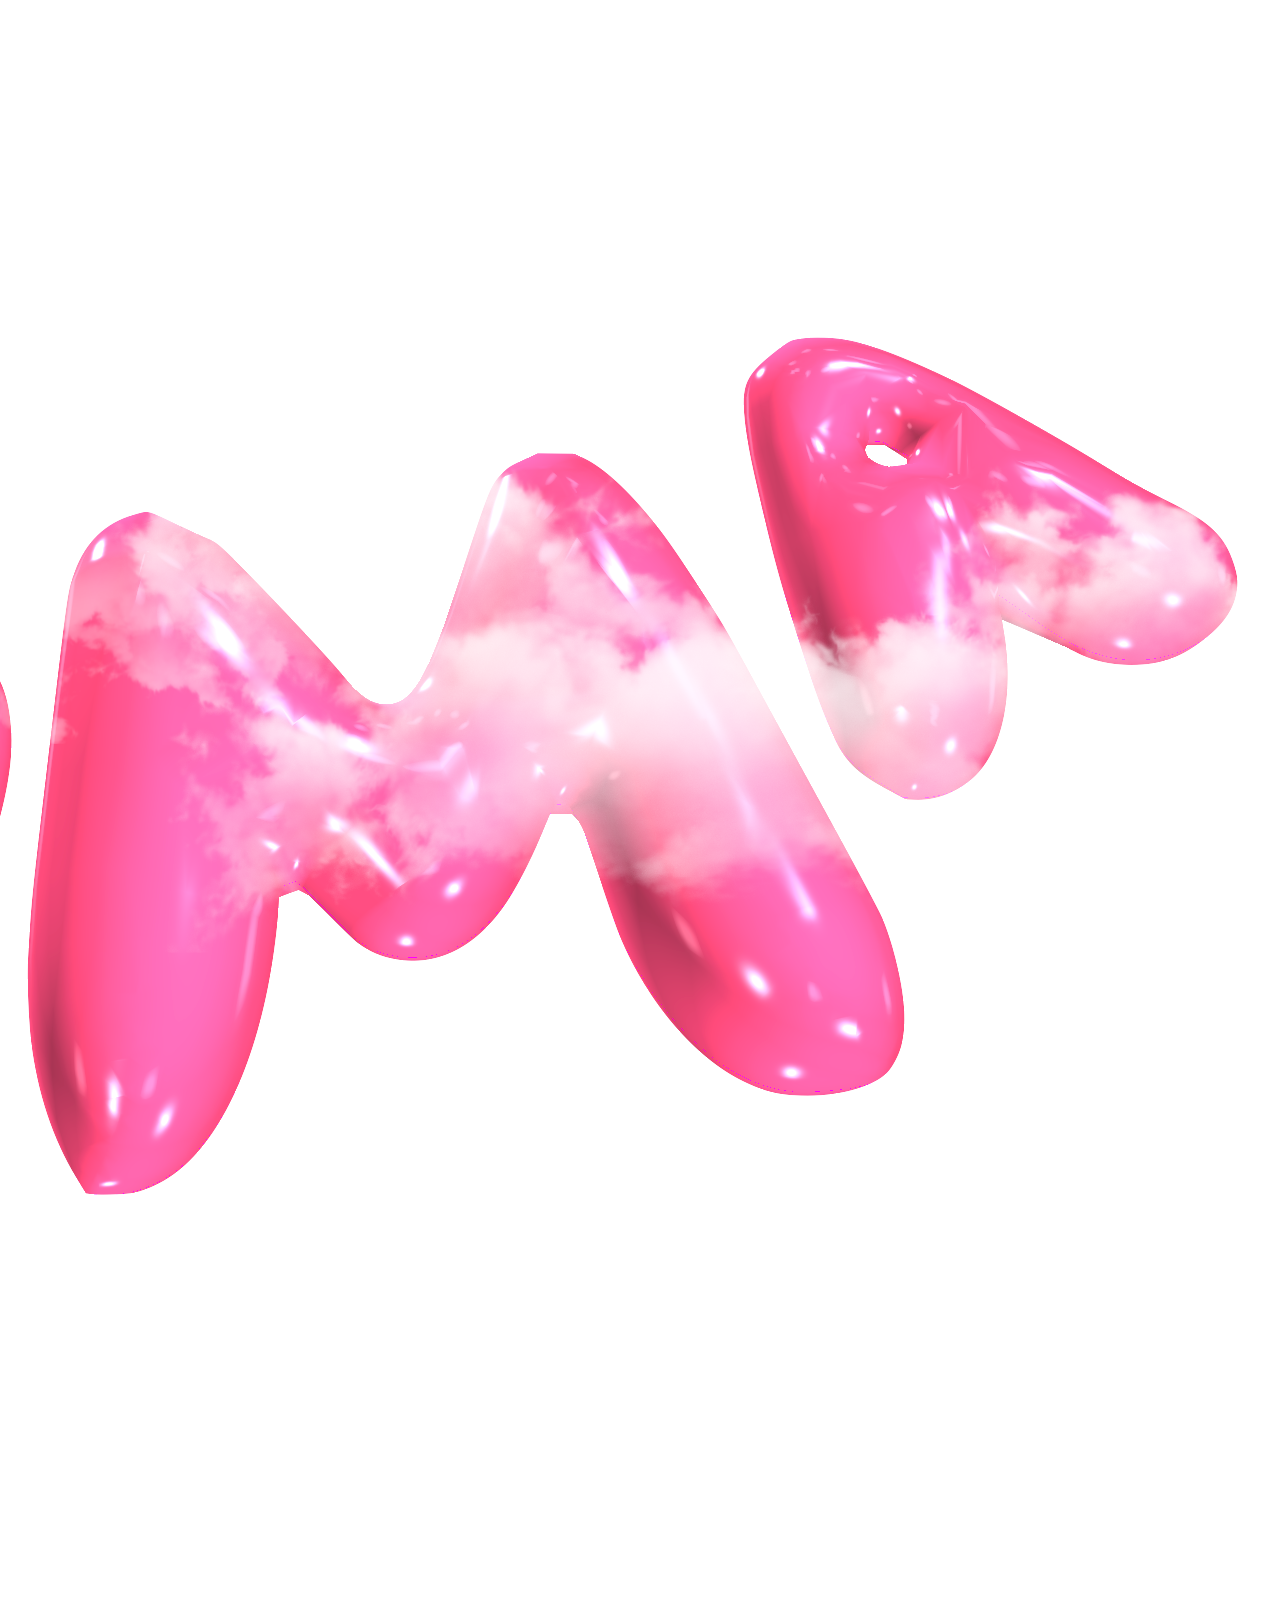
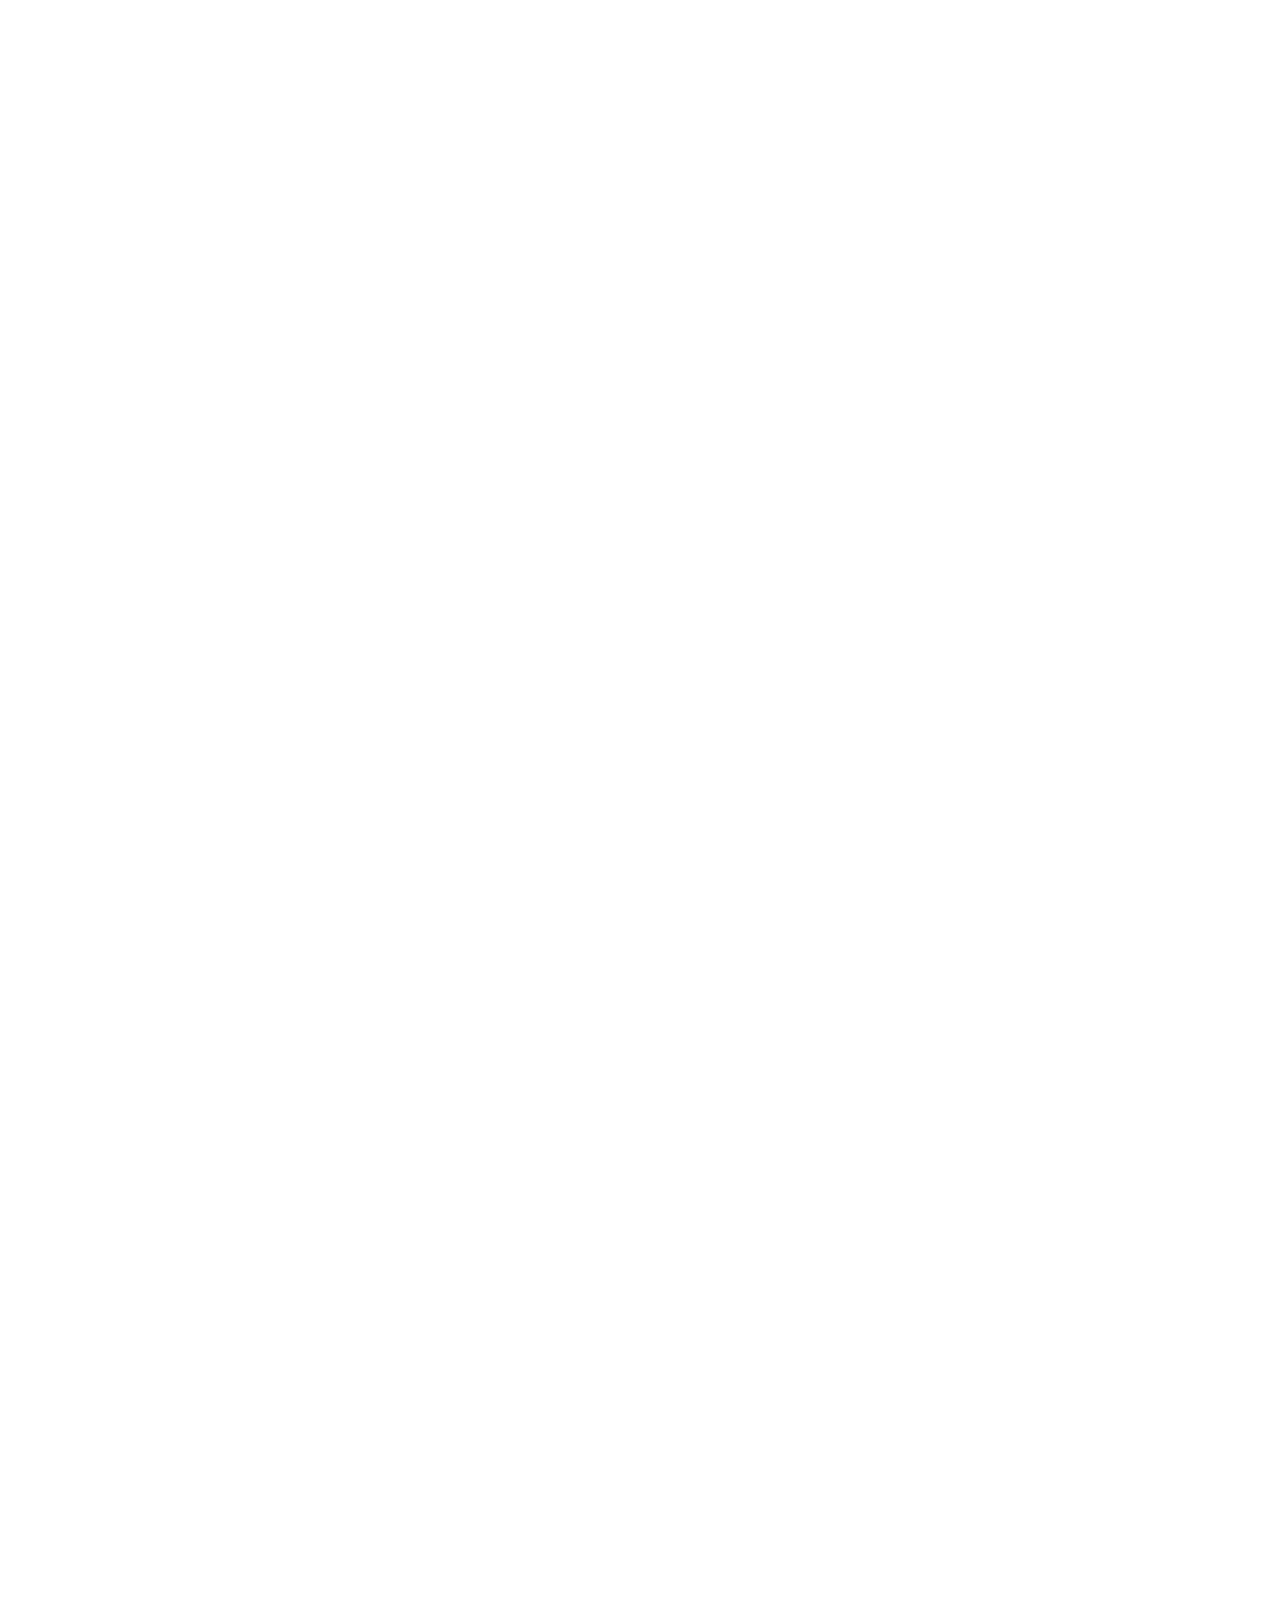
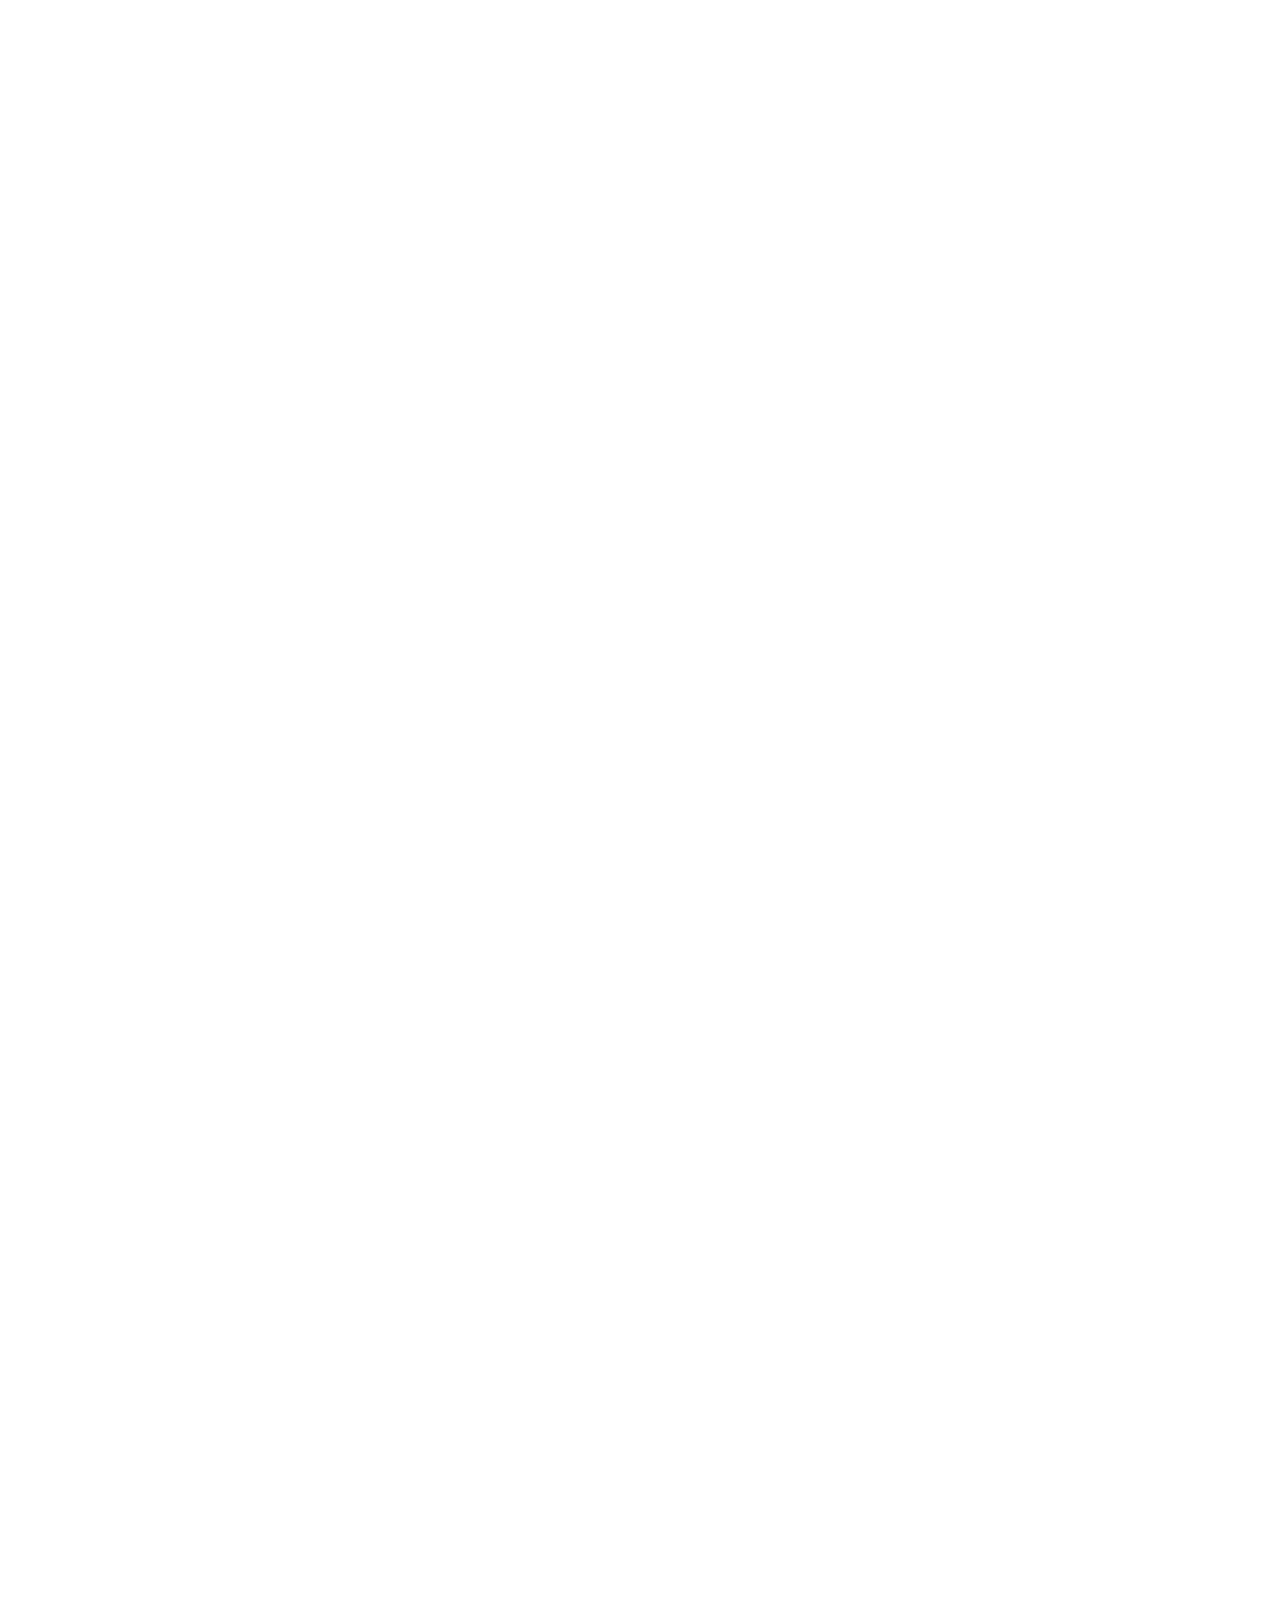
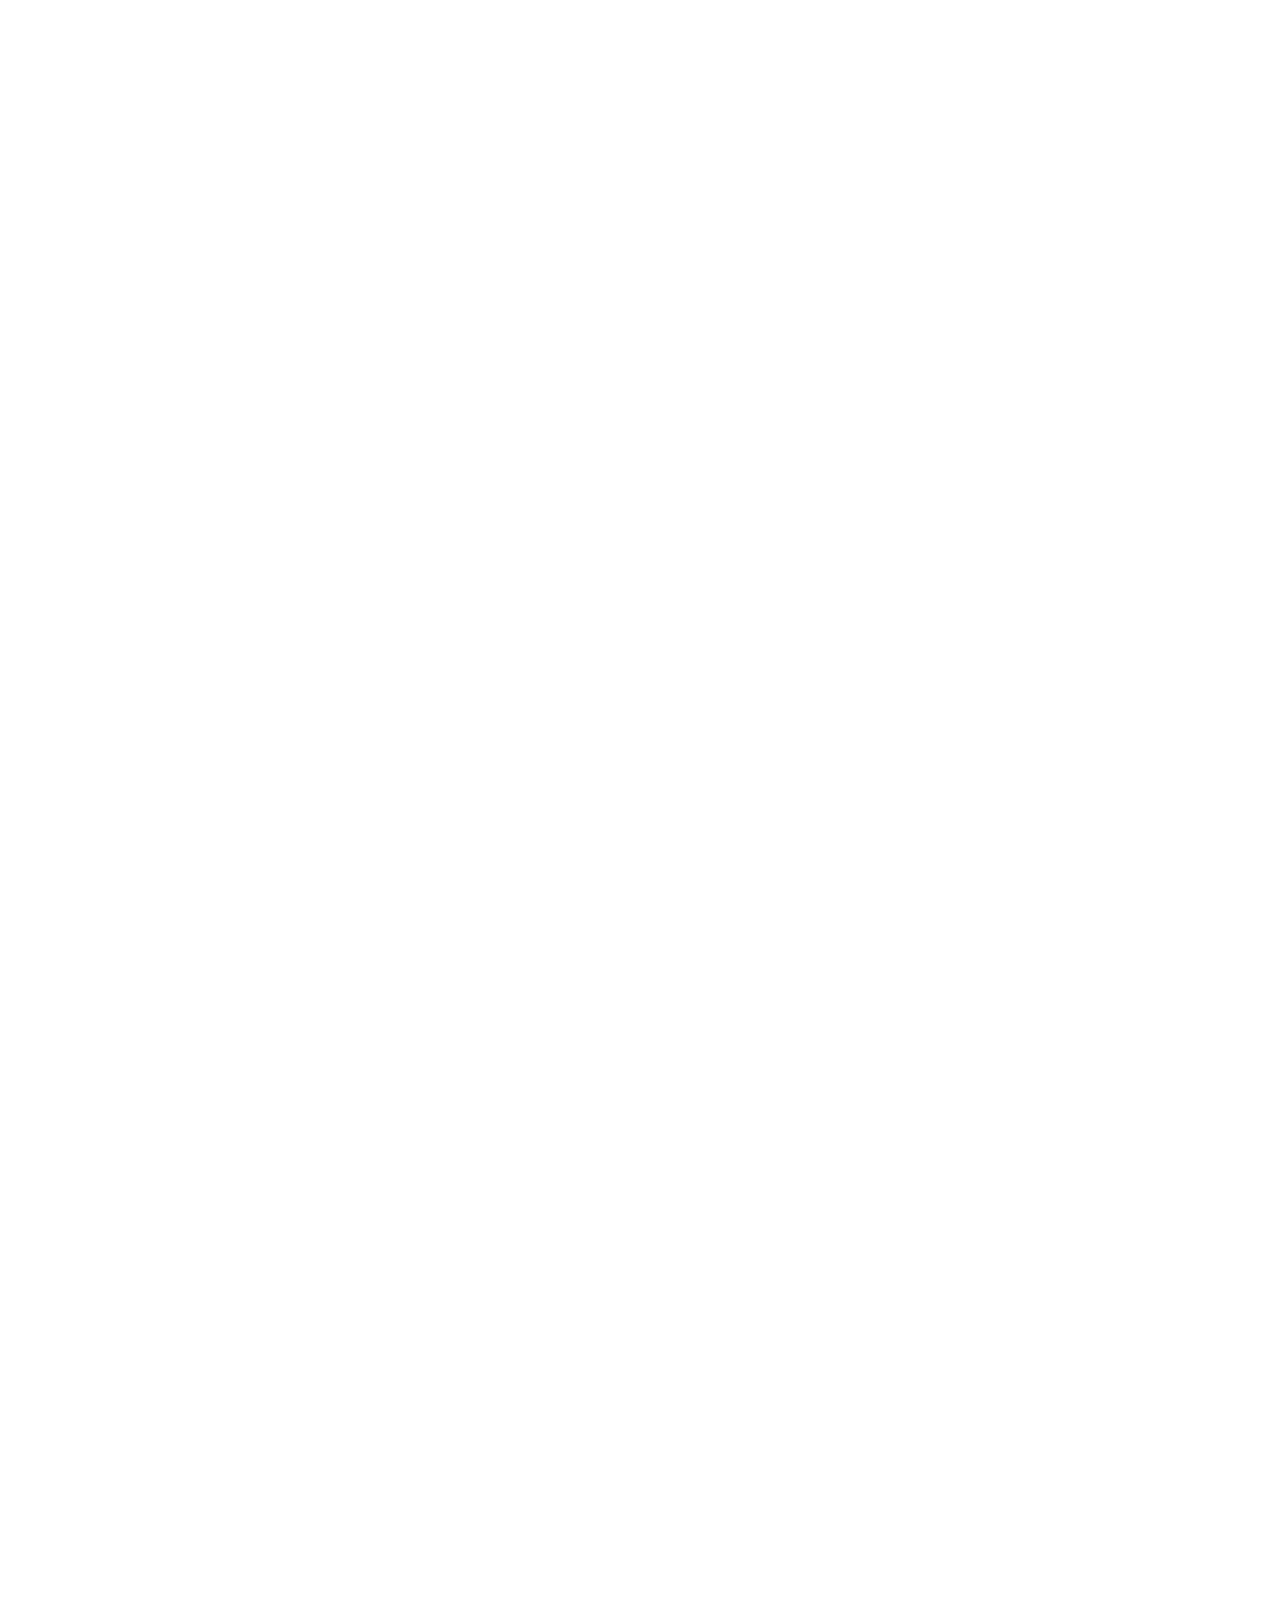
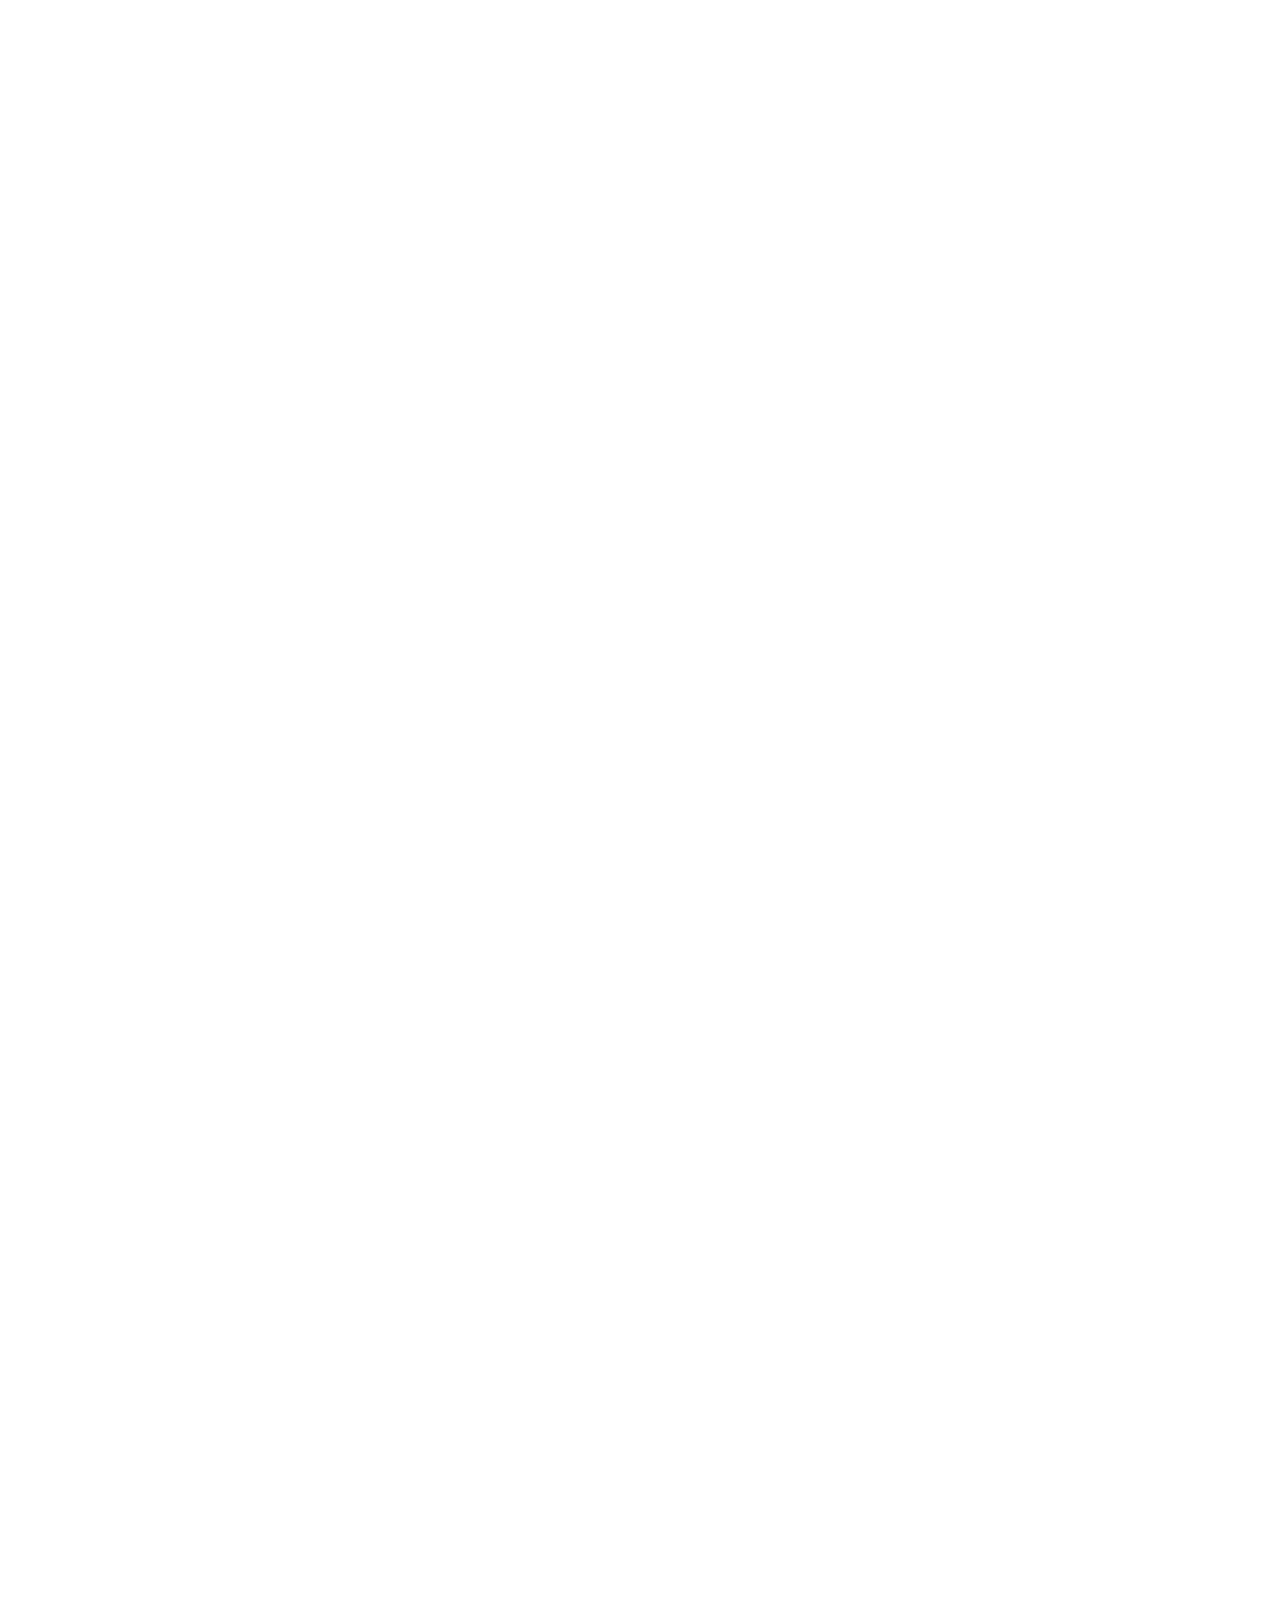
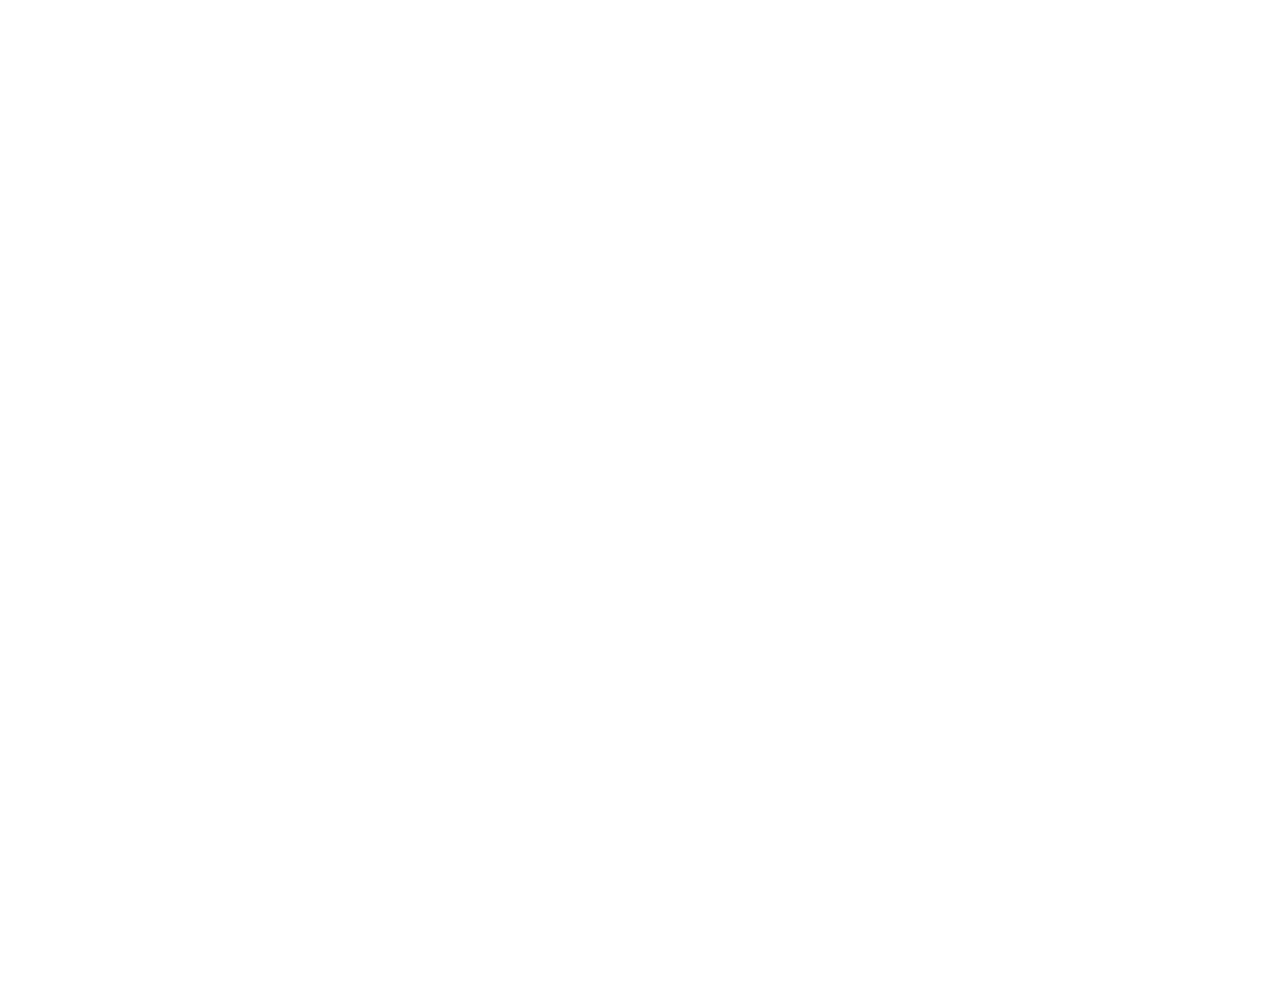
<file: contacto/index.html>
<!DOCTYPE html><html lang="es"><head><meta charSet="utf-8"/><meta http-equiv="x-ua-compatible" content="ie=edge"/><meta name="viewport" content="width=device-width, initial-scale=1, shrink-to-fit=no"/><meta name="generator" content="Gatsby 2.24.54"/><title data-react-helmet="true">yerba mala </title><meta data-react-helmet="true" name="description" content="hola"/><meta data-react-helmet="true" property="og:title" content="yerba mala"/><meta data-react-helmet="true" property="og:description" content="hola"/><meta data-react-helmet="true" property="og:type" content="website"/><meta data-react-helmet="true" name="twitter:card" content="summary"/><meta data-react-helmet="true" name="twitter:creator" content="@gatsbyjs"/><meta data-react-helmet="true" name="twitter:title" content="yerba mala"/><meta data-react-helmet="true" name="twitter:description" content="hola"/><meta data-react-helmet="true" name="HandheldFriendly" content="true"/><meta data-react-helmet="true" name="MobileOptimized" content="320"/><meta data-react-helmet="true" name="viewport" content="initial-scale=1.0, maximum-scale=1.0, user-scalable=no"/><meta data-react-helmet="true" name="X-UA-Compatible" content="IE=edge,chrome=1"/><link rel="preconnect dns-prefetch" href="https://www.google-analytics.com"/><link rel="manifest" href="/manifest.webmanifest"/><meta name="theme-color" content="#663399"/><link rel="apple-touch-icon" sizes="48x48" href="/icons/icon-48x48.png"/><link rel="apple-touch-icon" sizes="72x72" href="/icons/icon-72x72.png"/><link rel="apple-touch-icon" sizes="96x96" href="/icons/icon-96x96.png"/><link rel="apple-touch-icon" sizes="144x144" href="/icons/icon-144x144.png"/><link rel="apple-touch-icon" sizes="192x192" href="/icons/icon-192x192.png"/><link rel="apple-touch-icon" sizes="256x256" href="/icons/icon-256x256.png"/><link rel="apple-touch-icon" sizes="384x384" href="/icons/icon-384x384.png"/><link rel="apple-touch-icon" sizes="512x512" href="/icons/icon-512x512.png"/><link as="script" rel="preload" href="/webpack-runtime-4b61a8eb76095a100d95.js"/><link as="script" rel="preload" href="/framework-fd2b85530eec85104a39.js"/><link as="script" rel="preload" href="/app-54cb8e05ddb9e6f6891b.js"/><link as="script" rel="preload" href="/component---src-pages-contacto-js-03c463e8035b292d719d.js"/><link as="fetch" rel="preload" href="/page-data/contacto/page-data.json" crossorigin="anonymous"/><link as="fetch" rel="preload" href="/page-data/sq/d/63159454.json" crossorigin="anonymous"/><link as="fetch" rel="preload" href="/page-data/sq/d/63159454.json" crossorigin="anonymous"/><link as="fetch" rel="preload" href="/page-data/app-data.json" crossorigin="anonymous"/></head><body><div id="___gatsby"><div style="outline:none" tabindex="-1" id="gatsby-focus-wrapper"><div style="height:1000vh;width:100vw;position:absolute;top:0;bottom:0;left:0;right:0;overflow:auto"><img src="/static/Asset 1-dcef02b2f1b5fd7f37005d5b5d7bbb5f.png" alt="" style="position:fixed;top:-80px;right:100px;opacity:0.8"/><img src="/static/jpRlN8.tif-cd90ea23328e41ec7e26dbda3987ce6c.png" style="position:fixed;top:10vh;left:0;max-width:500px;opacity:0.9" alt=""/><img src="/static/Asset 2-2779627a96e139e9dc1aea8466d5861b.png" alt="" style="position:fixed;top:30vh;right:0;width:200px"/><img src="/static/logobeinrosa-54212d264e6bfd10e3dea616261c3c0d.png" alt="" style="position:fixed;top:34vh;right:0"/><img src="/static/Asset 1-dcef02b2f1b5fd7f37005d5b5d7bbb5f.png" alt="" style="position:fixed;top:36vh;right:0"/><img src="/static/jpRlN8.tif-cd90ea23328e41ec7e26dbda3987ce6c.png" alt="" style="position:fixed;top:56vh;left:-150px;transform:rotate(180deg);opacity:0.5;max-width:450px"/><img src="/static/ZwWHTB.tif-6fbddeb3efea646a1a19f78947498c23.png" alt="" style="position:fixed;top:70vh;right:-200px;max-width:500px"/></div></div><div id="gatsby-announcer" style="position:absolute;top:0;width:1px;height:1px;padding:0;overflow:hidden;clip:rect(0, 0, 0, 0);white-space:nowrap;border:0" aria-live="assertive" aria-atomic="true"></div></div><script async="" src="https://www.googletagmanager.com/gtag/js?id=G-YDNF50Y0YK"></script><script>
      
      
      if(true) {
        window.dataLayer = window.dataLayer || [];
        function gtag(){window.dataLayer && window.dataLayer.push(arguments);}
        gtag('js', new Date());

        gtag('config', 'G-YDNF50Y0YK', {"send_page_view":false});
      }
      </script><script id="gatsby-script-loader">/*<![CDATA[*/window.pagePath="/contacto/";/*]]>*/</script><script id="gatsby-chunk-mapping">/*<![CDATA[*/window.___chunkMapping={"polyfill":["/polyfill-d1d8600c49ebee9432d0.js"],"app":["/app-54cb8e05ddb9e6f6891b.js"],"component---src-pages-404-js":["/component---src-pages-404-js-8b14dd1dc0d1374c3a75.js"],"component---src-pages-contacto-js":["/component---src-pages-contacto-js-03c463e8035b292d719d.js"],"component---src-pages-hola-js":["/component---src-pages-hola-js-2e846bfd98ec6d253fb1.js"],"component---src-pages-index-js":["/component---src-pages-index-js-ef5c95d293c87530d54d.js"],"component---src-pages-using-typescript-tsx":["/component---src-pages-using-typescript-tsx-ccc63956d1d6da3ec2a1.js"]};/*]]>*/</script><script src="/polyfill-d1d8600c49ebee9432d0.js" nomodule=""></script><script src="/component---src-pages-contacto-js-03c463e8035b292d719d.js" async=""></script><script src="/app-54cb8e05ddb9e6f6891b.js" async=""></script><script src="/framework-fd2b85530eec85104a39.js" async=""></script><script src="/webpack-runtime-4b61a8eb76095a100d95.js" async=""></script></body></html>
</file>
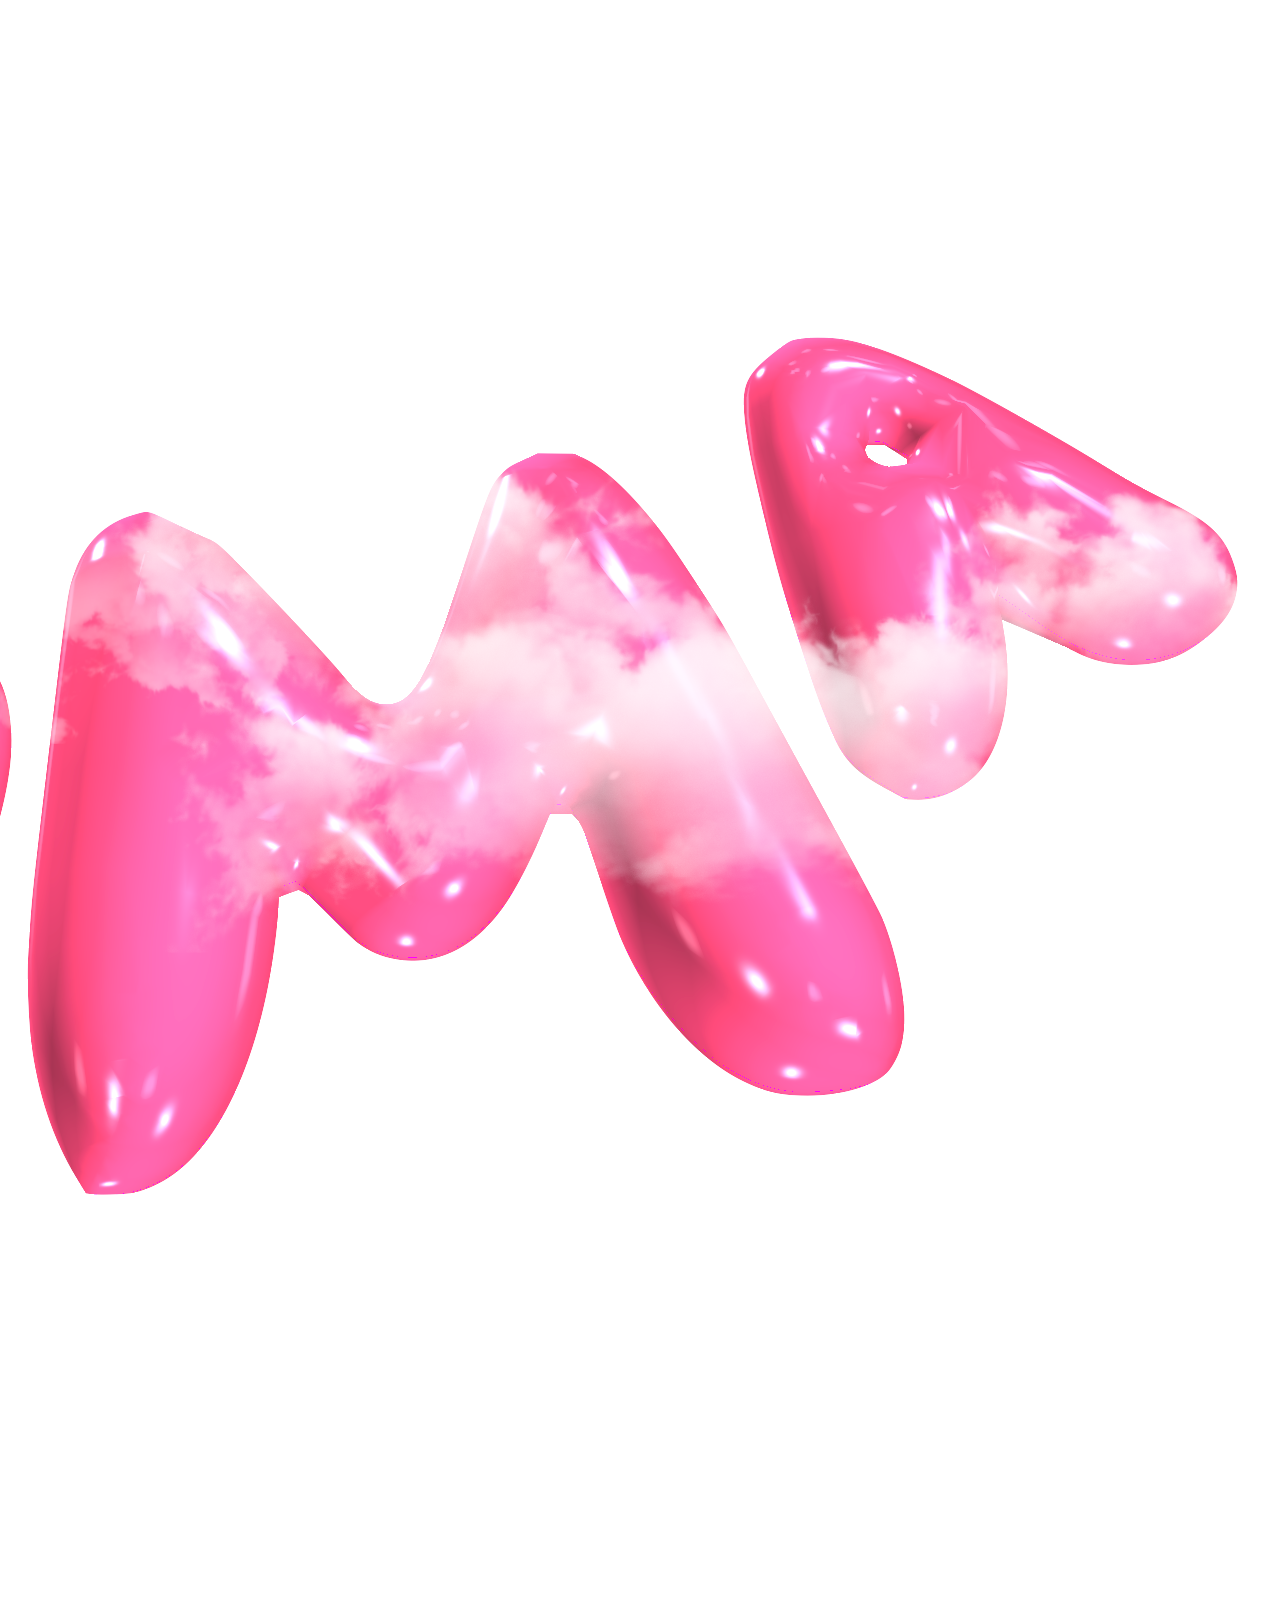
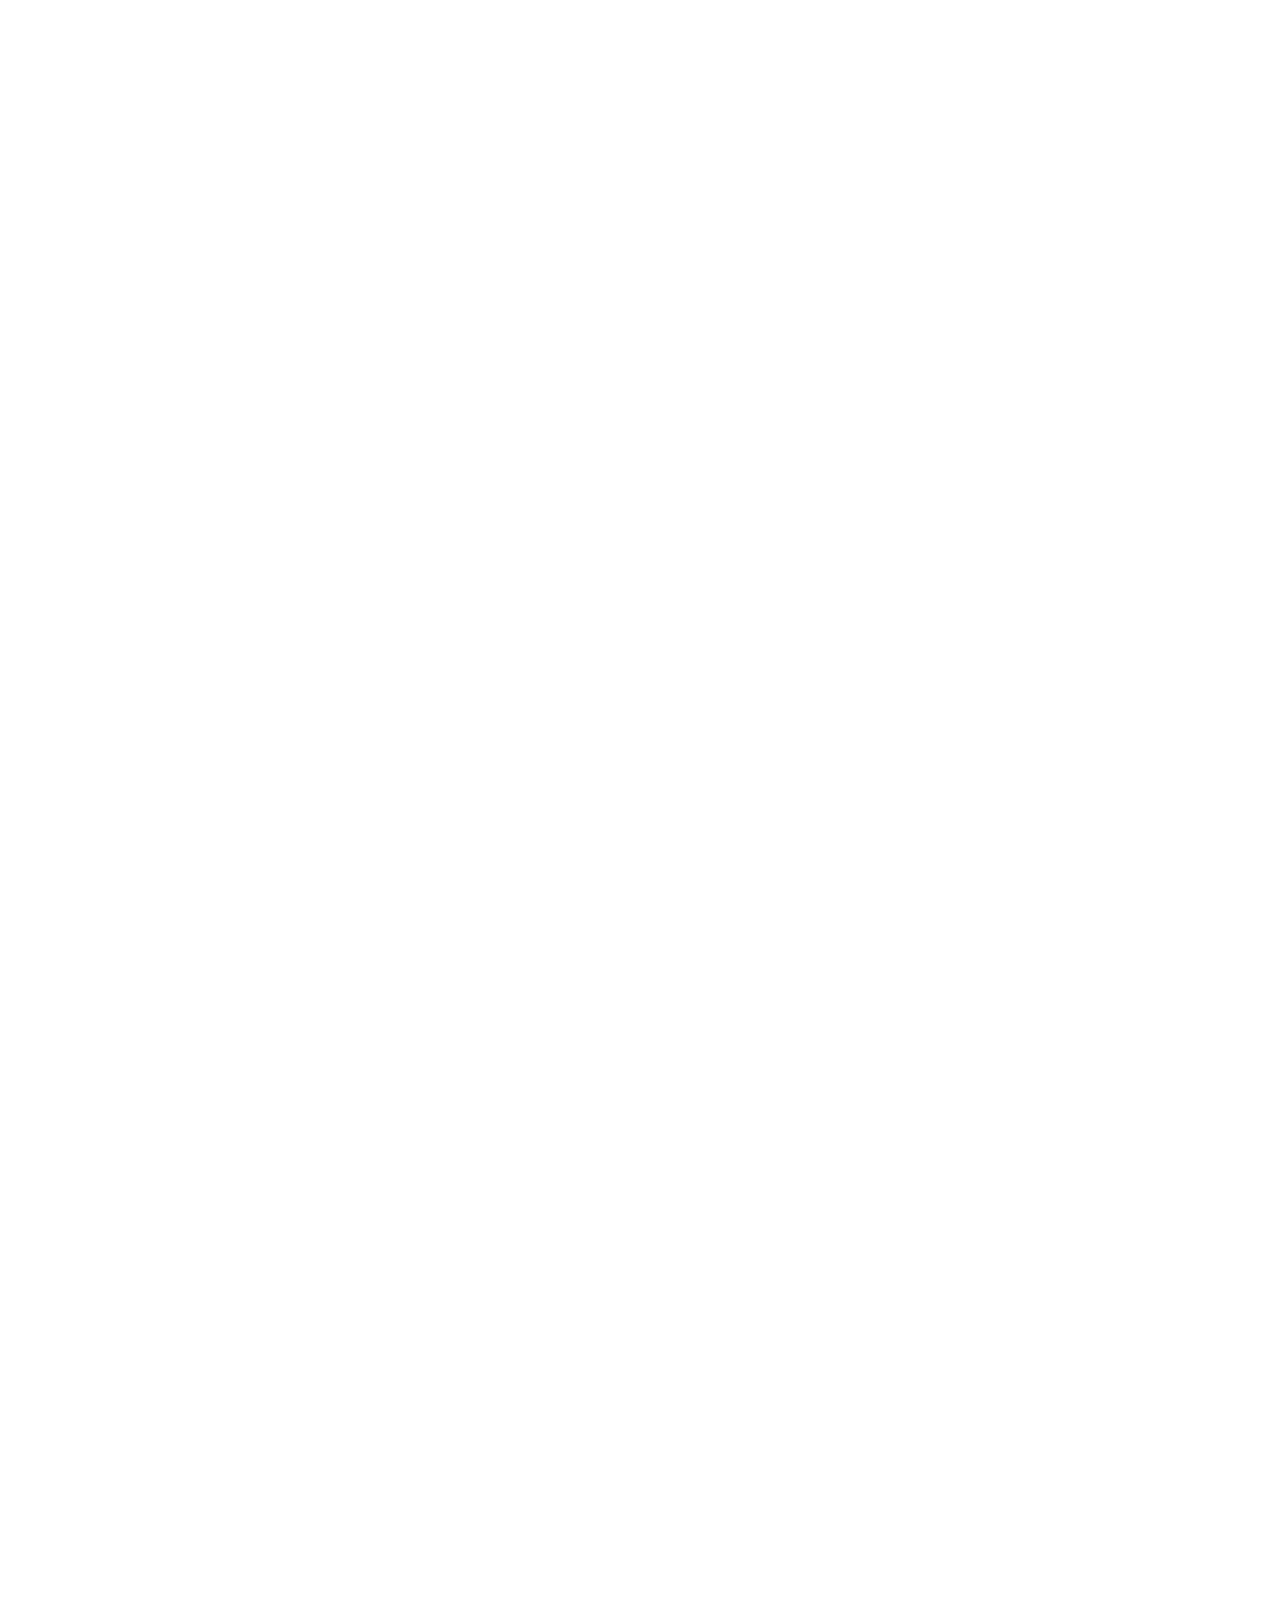
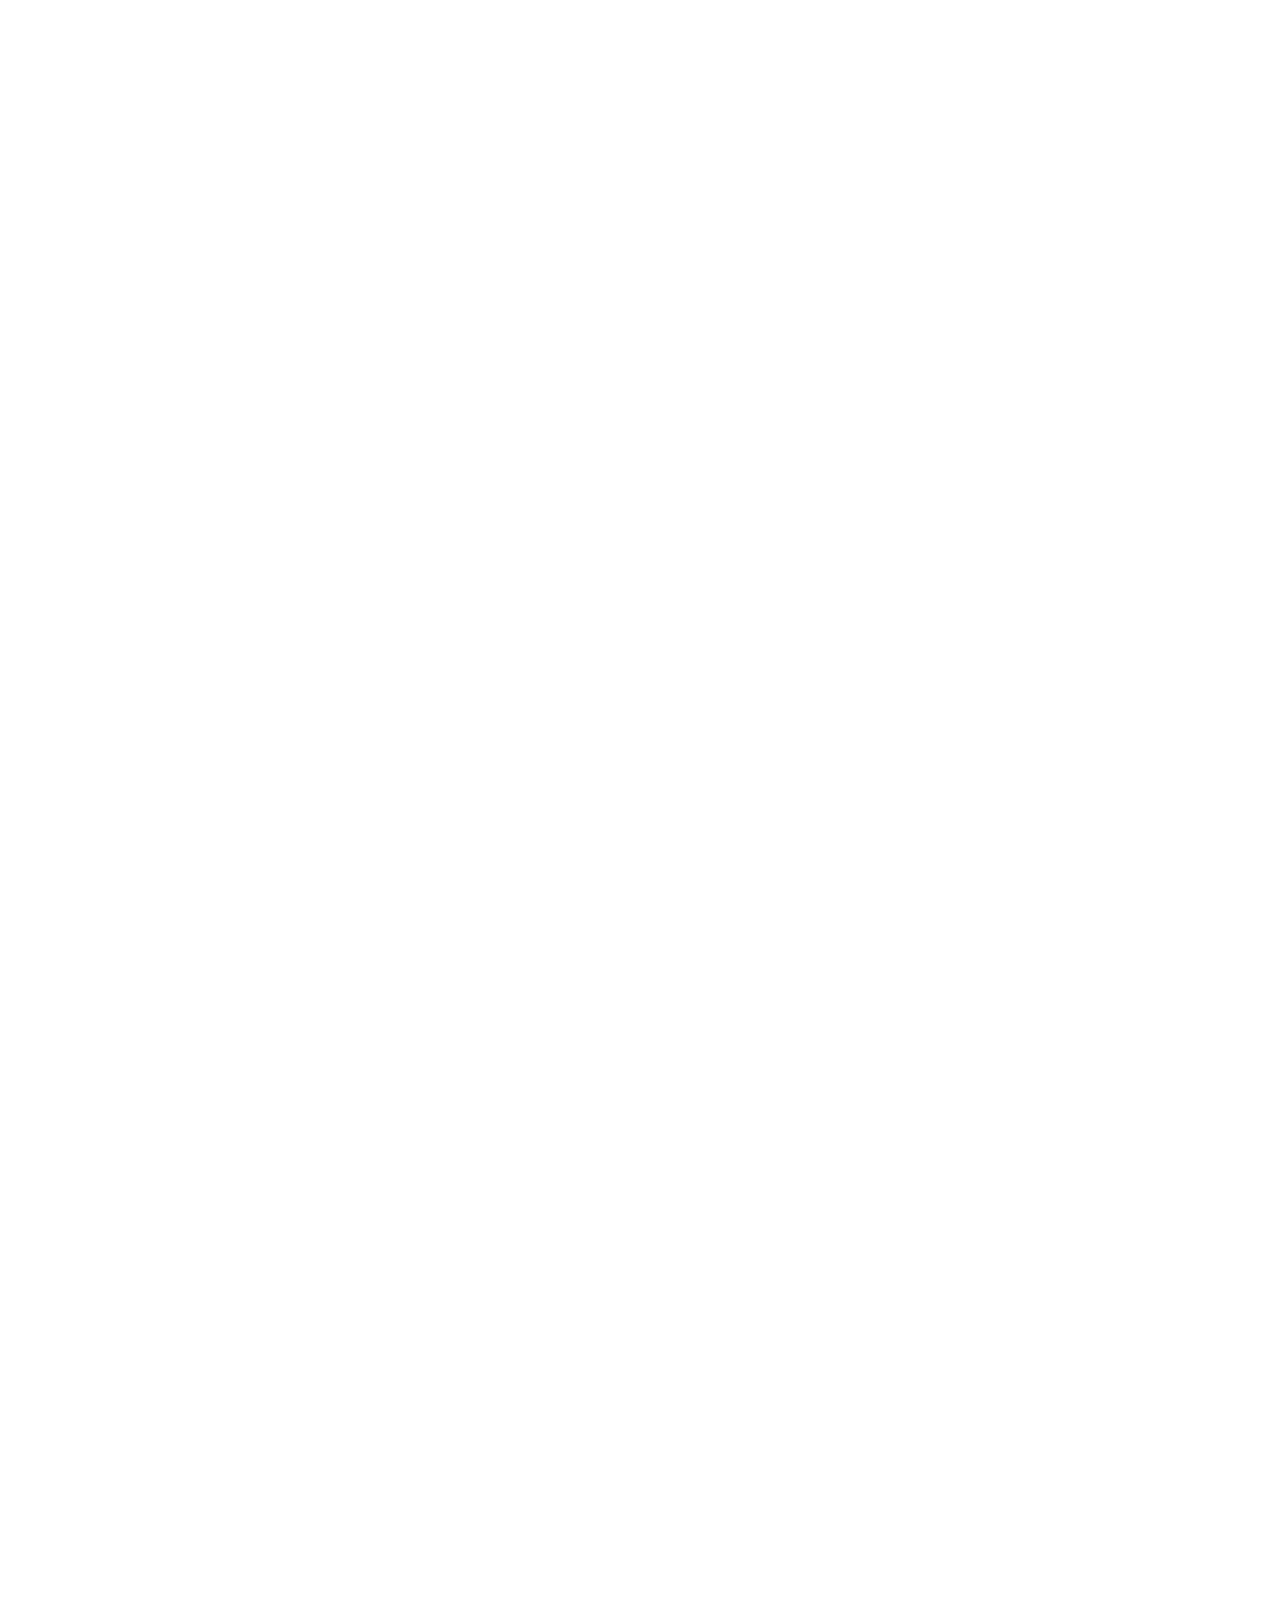
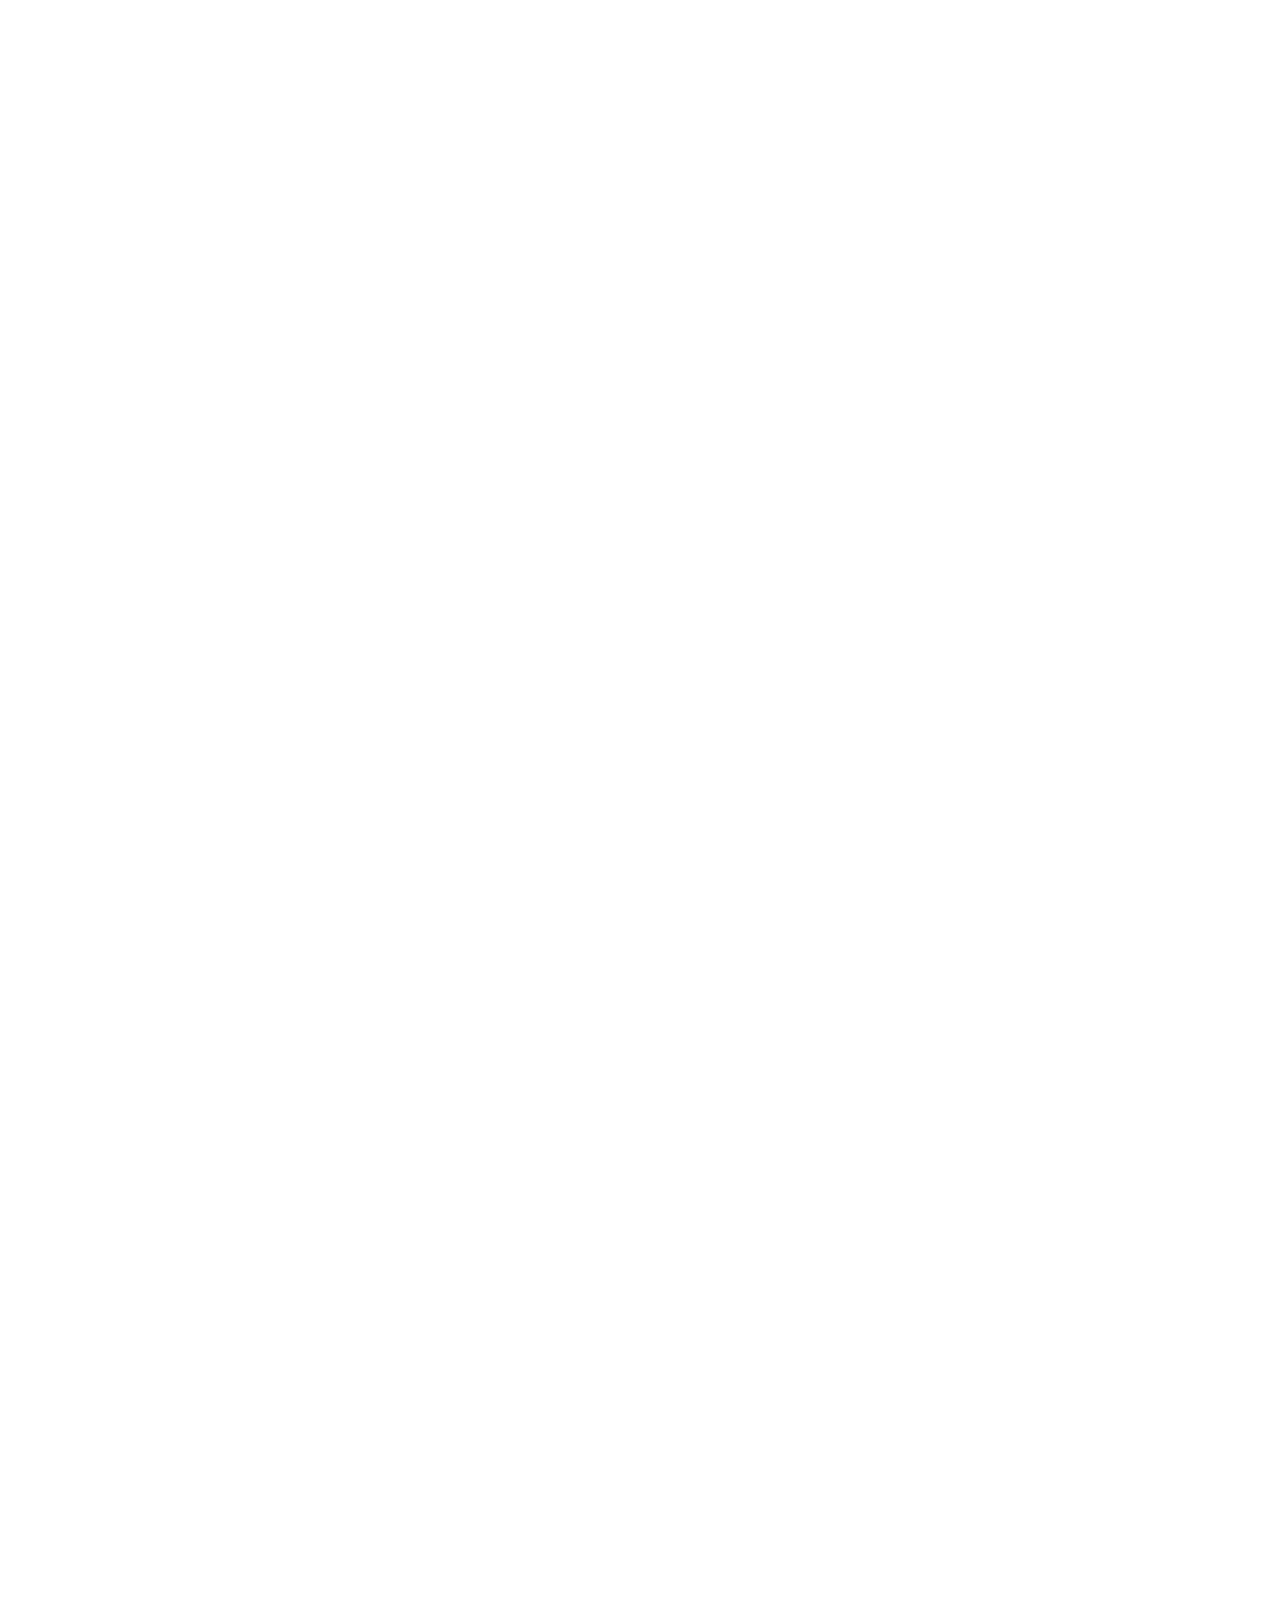
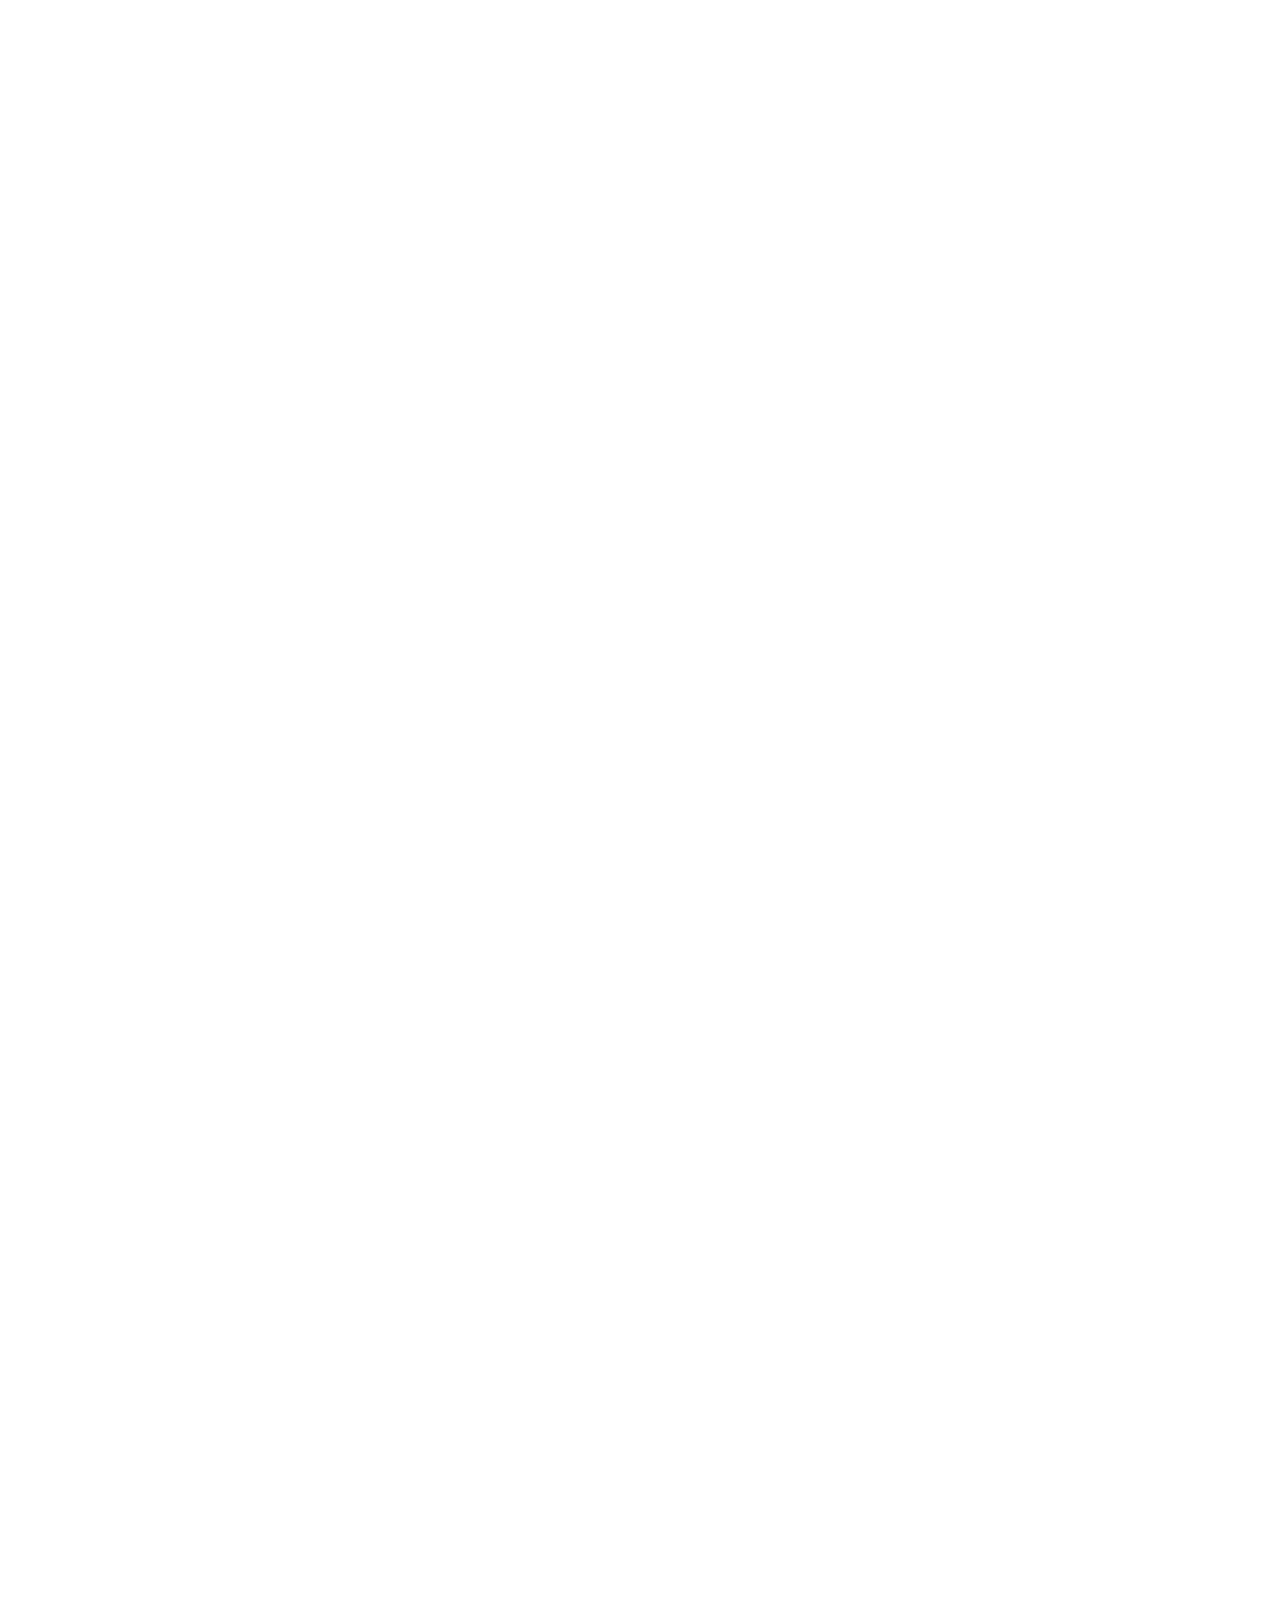
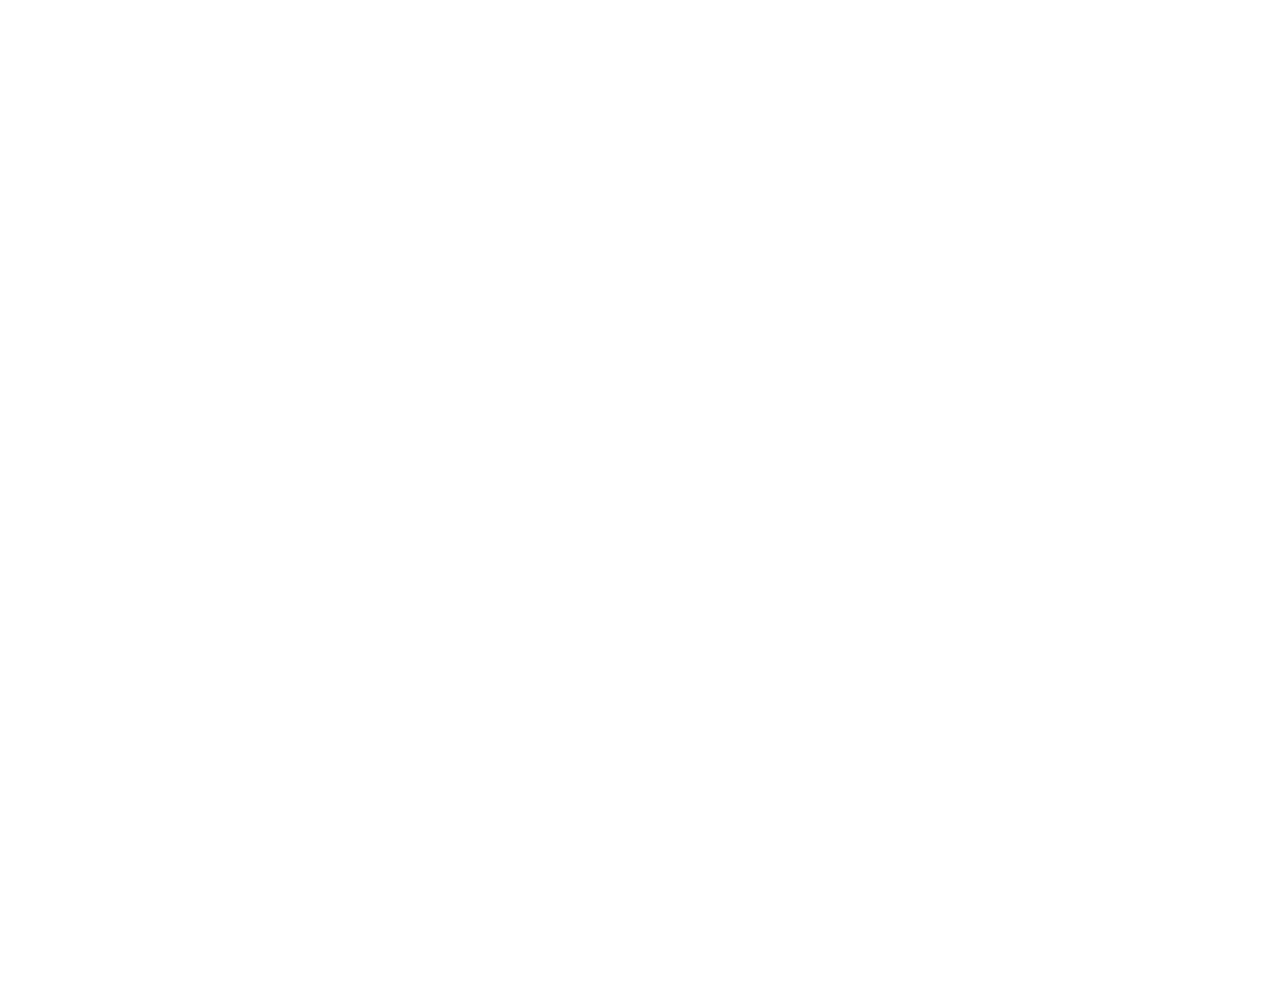
<file: hola/index.html>
<!DOCTYPE html><html lang="es"><head><meta charSet="utf-8"/><meta http-equiv="x-ua-compatible" content="ie=edge"/><meta name="viewport" content="width=device-width, initial-scale=1, shrink-to-fit=no"/><meta name="generator" content="Gatsby 2.24.54"/><title data-react-helmet="true">yerba mala </title><meta data-react-helmet="true" name="description" content="hola"/><meta data-react-helmet="true" property="og:title" content="yerba mala"/><meta data-react-helmet="true" property="og:description" content="hola"/><meta data-react-helmet="true" property="og:type" content="website"/><meta data-react-helmet="true" name="twitter:card" content="summary"/><meta data-react-helmet="true" name="twitter:creator" content="@gatsbyjs"/><meta data-react-helmet="true" name="twitter:title" content="yerba mala"/><meta data-react-helmet="true" name="twitter:description" content="hola"/><meta data-react-helmet="true" name="HandheldFriendly" content="true"/><meta data-react-helmet="true" name="MobileOptimized" content="320"/><meta data-react-helmet="true" name="viewport" content="initial-scale=1.0, maximum-scale=1.0, user-scalable=no"/><meta data-react-helmet="true" name="X-UA-Compatible" content="IE=edge,chrome=1"/><link rel="preconnect dns-prefetch" href="https://www.google-analytics.com"/><link rel="manifest" href="/manifest.webmanifest"/><meta name="theme-color" content="#663399"/><link rel="apple-touch-icon" sizes="48x48" href="/icons/icon-48x48.png"/><link rel="apple-touch-icon" sizes="72x72" href="/icons/icon-72x72.png"/><link rel="apple-touch-icon" sizes="96x96" href="/icons/icon-96x96.png"/><link rel="apple-touch-icon" sizes="144x144" href="/icons/icon-144x144.png"/><link rel="apple-touch-icon" sizes="192x192" href="/icons/icon-192x192.png"/><link rel="apple-touch-icon" sizes="256x256" href="/icons/icon-256x256.png"/><link rel="apple-touch-icon" sizes="384x384" href="/icons/icon-384x384.png"/><link rel="apple-touch-icon" sizes="512x512" href="/icons/icon-512x512.png"/><link as="script" rel="preload" href="/webpack-runtime-4b61a8eb76095a100d95.js"/><link as="script" rel="preload" href="/framework-fd2b85530eec85104a39.js"/><link as="script" rel="preload" href="/app-54cb8e05ddb9e6f6891b.js"/><link as="script" rel="preload" href="/component---src-pages-hola-js-2e846bfd98ec6d253fb1.js"/><link as="fetch" rel="preload" href="/page-data/hola/page-data.json" crossorigin="anonymous"/><link as="fetch" rel="preload" href="/page-data/sq/d/63159454.json" crossorigin="anonymous"/><link as="fetch" rel="preload" href="/page-data/app-data.json" crossorigin="anonymous"/></head><body><div id="___gatsby"><div style="outline:none" tabindex="-1" id="gatsby-focus-wrapper"><div style="height:1000vh;width:100vw;position:absolute;top:0;bottom:0;left:0;right:0;overflow:auto"><img src="/static/Asset 1-dcef02b2f1b5fd7f37005d5b5d7bbb5f.png" alt="" style="position:fixed;top:-80px;right:100px;opacity:0.8"/><img src="/static/jpRlN8.tif-cd90ea23328e41ec7e26dbda3987ce6c.png" style="position:fixed;top:10vh;left:0;max-width:500px;opacity:0.9" alt=""/><img src="/static/Asset 2-2779627a96e139e9dc1aea8466d5861b.png" alt="" style="position:fixed;top:30vh;right:0;width:200px"/><img src="/static/logobeinrosa-54212d264e6bfd10e3dea616261c3c0d.png" alt="" style="position:fixed;top:34vh;right:0"/><img src="/static/Asset 1-dcef02b2f1b5fd7f37005d5b5d7bbb5f.png" alt="" style="position:fixed;top:36vh;right:0"/><img src="/static/jpRlN8.tif-cd90ea23328e41ec7e26dbda3987ce6c.png" alt="" style="position:fixed;top:56vh;left:-150px;transform:rotate(180deg);opacity:0.5;max-width:450px"/><img src="/static/ZwWHTB.tif-6fbddeb3efea646a1a19f78947498c23.png" alt="" style="position:fixed;top:70vh;right:-200px;max-width:500px"/></div></div><div id="gatsby-announcer" style="position:absolute;top:0;width:1px;height:1px;padding:0;overflow:hidden;clip:rect(0, 0, 0, 0);white-space:nowrap;border:0" aria-live="assertive" aria-atomic="true"></div></div><script async="" src="https://www.googletagmanager.com/gtag/js?id=G-YDNF50Y0YK"></script><script>
      
      
      if(true) {
        window.dataLayer = window.dataLayer || [];
        function gtag(){window.dataLayer && window.dataLayer.push(arguments);}
        gtag('js', new Date());

        gtag('config', 'G-YDNF50Y0YK', {"send_page_view":false});
      }
      </script><script id="gatsby-script-loader">/*<![CDATA[*/window.pagePath="/hola/";/*]]>*/</script><script id="gatsby-chunk-mapping">/*<![CDATA[*/window.___chunkMapping={"polyfill":["/polyfill-d1d8600c49ebee9432d0.js"],"app":["/app-54cb8e05ddb9e6f6891b.js"],"component---src-pages-404-js":["/component---src-pages-404-js-8b14dd1dc0d1374c3a75.js"],"component---src-pages-contacto-js":["/component---src-pages-contacto-js-03c463e8035b292d719d.js"],"component---src-pages-hola-js":["/component---src-pages-hola-js-2e846bfd98ec6d253fb1.js"],"component---src-pages-index-js":["/component---src-pages-index-js-ef5c95d293c87530d54d.js"],"component---src-pages-using-typescript-tsx":["/component---src-pages-using-typescript-tsx-ccc63956d1d6da3ec2a1.js"]};/*]]>*/</script><script src="/polyfill-d1d8600c49ebee9432d0.js" nomodule=""></script><script src="/component---src-pages-hola-js-2e846bfd98ec6d253fb1.js" async=""></script><script src="/app-54cb8e05ddb9e6f6891b.js" async=""></script><script src="/framework-fd2b85530eec85104a39.js" async=""></script><script src="/webpack-runtime-4b61a8eb76095a100d95.js" async=""></script></body></html>
</file>
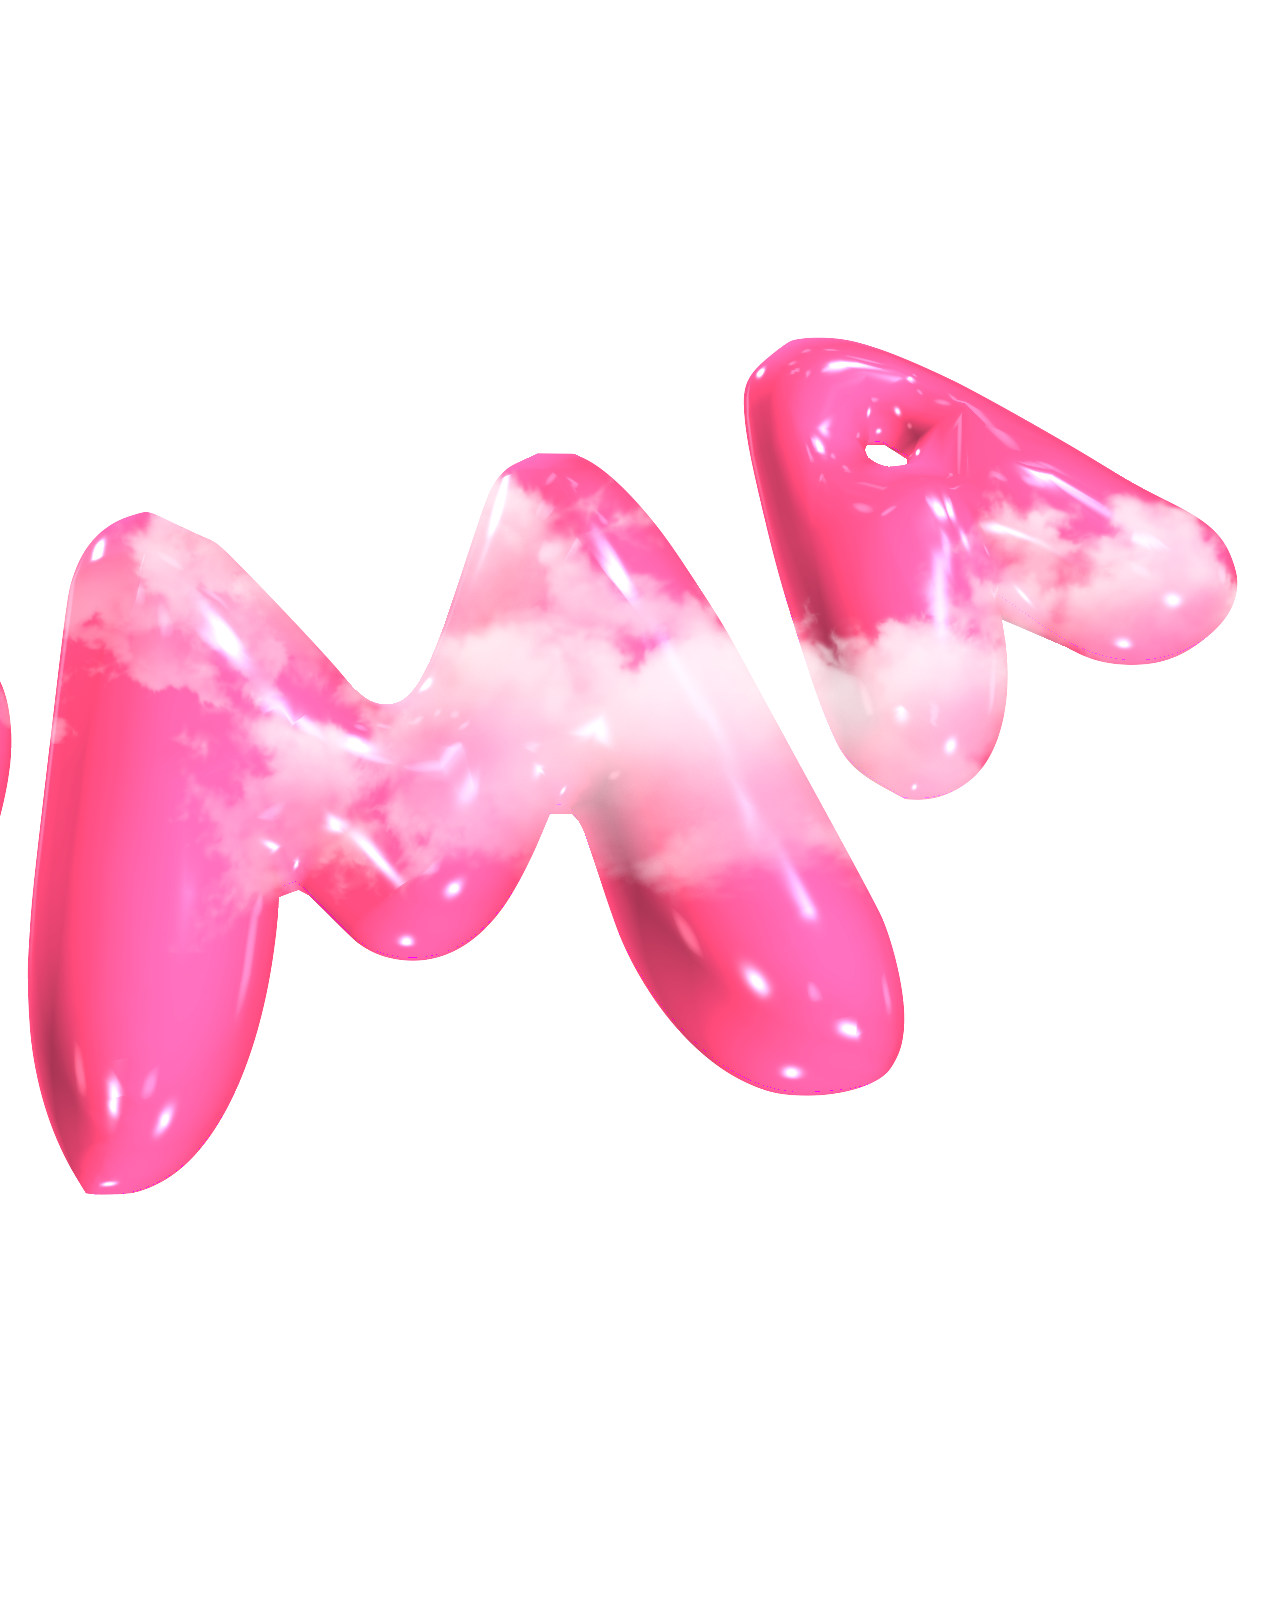
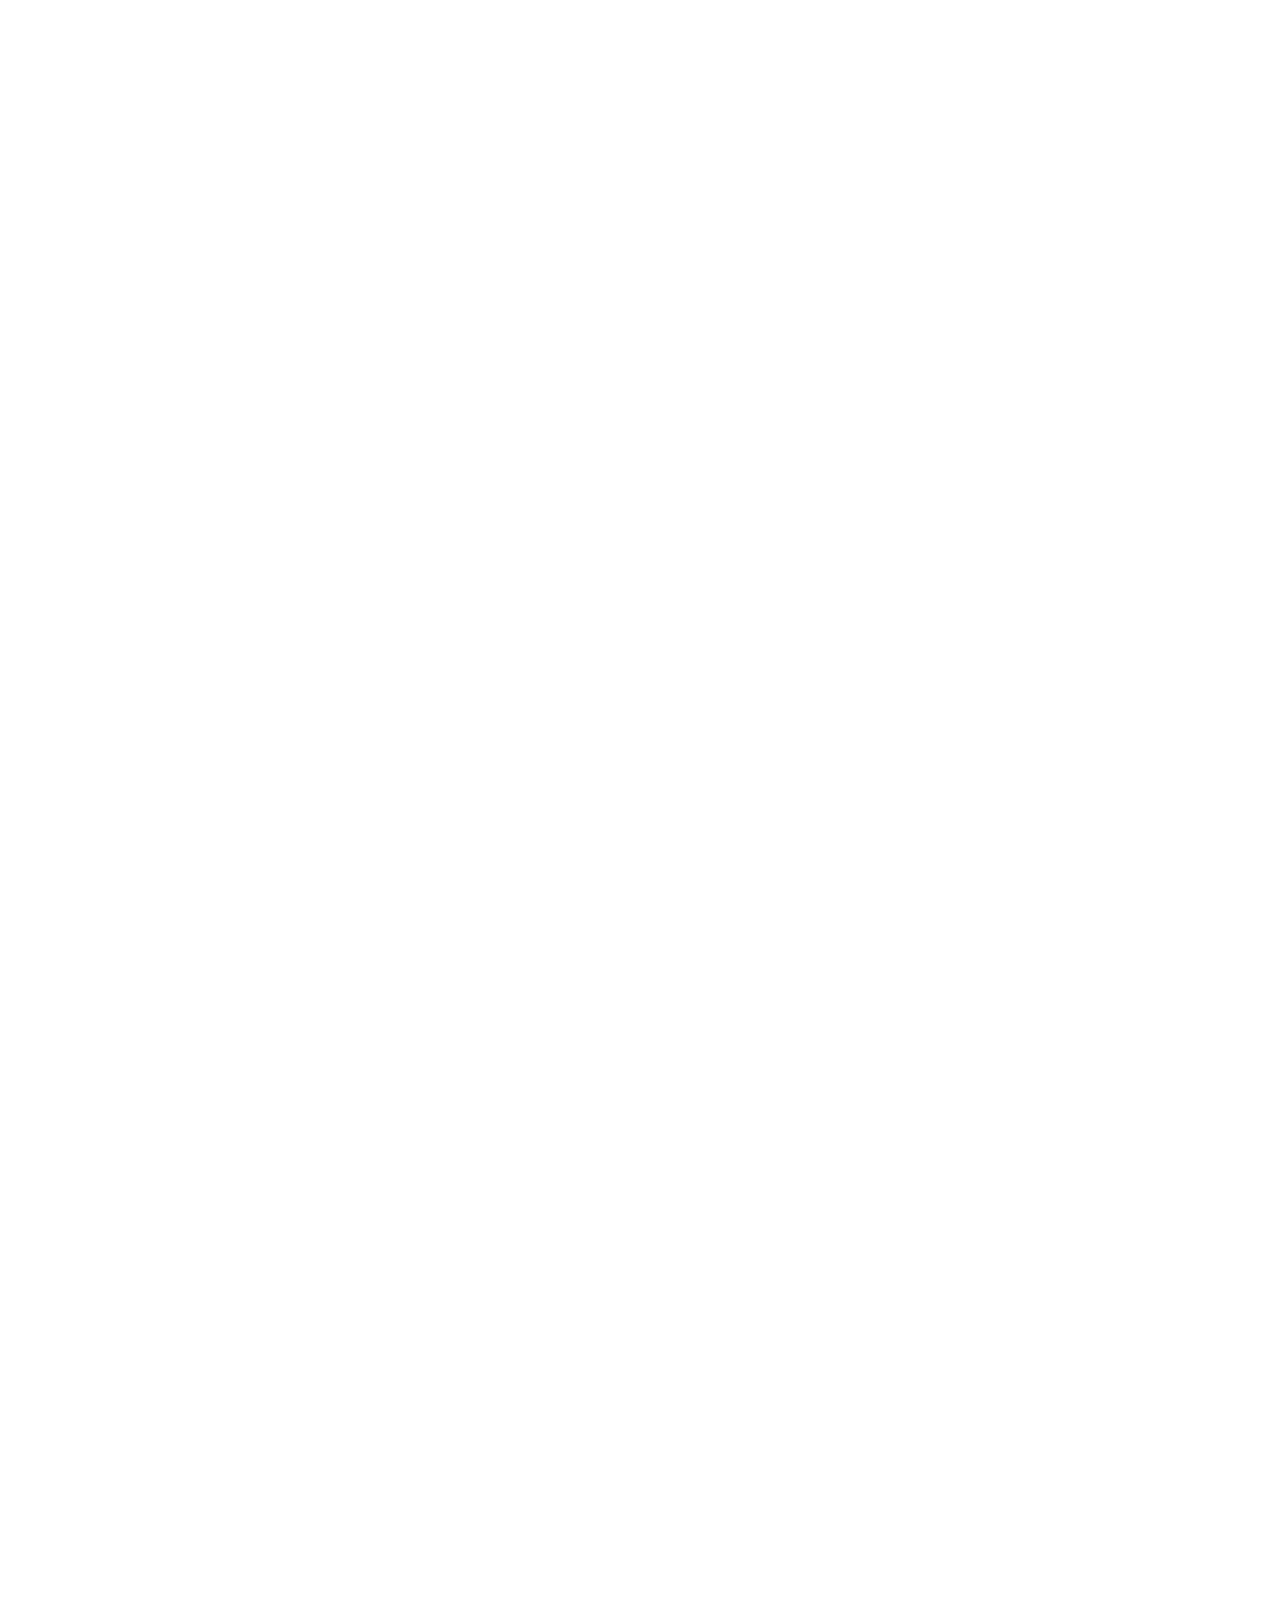
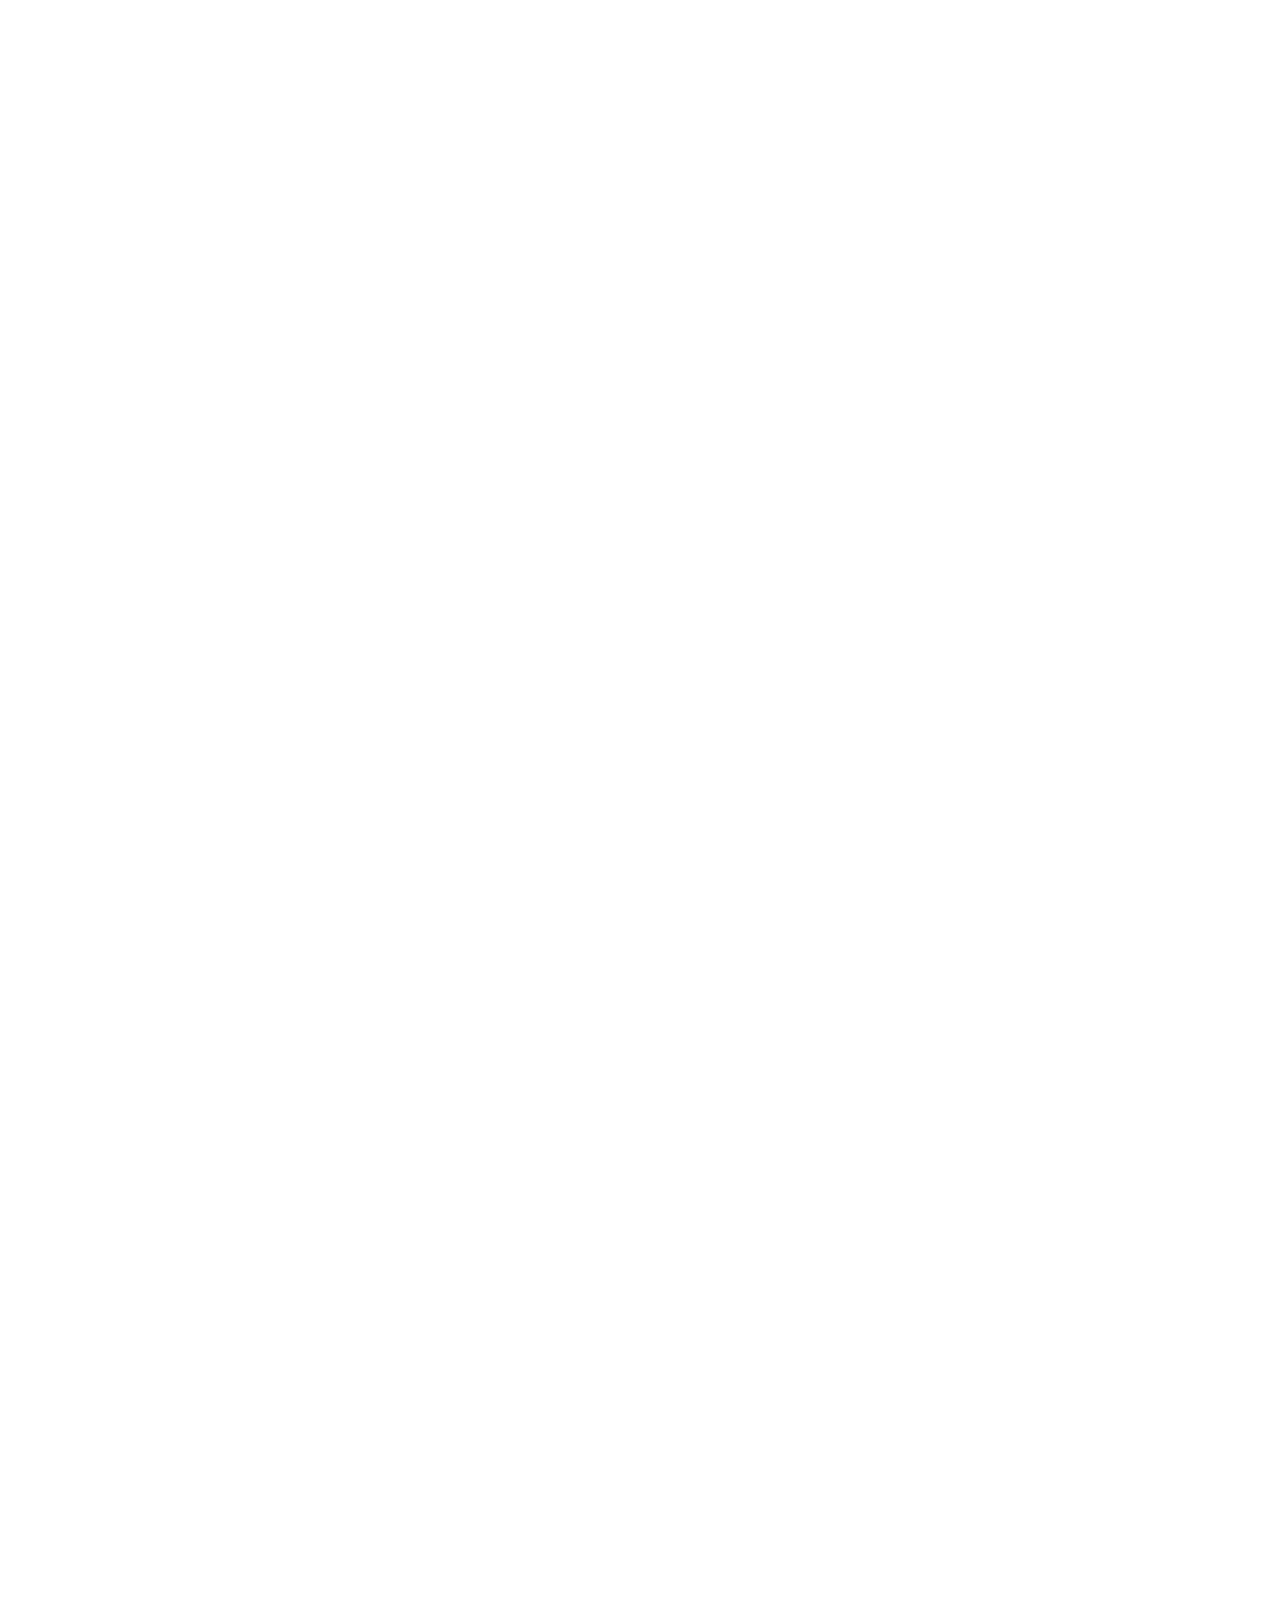
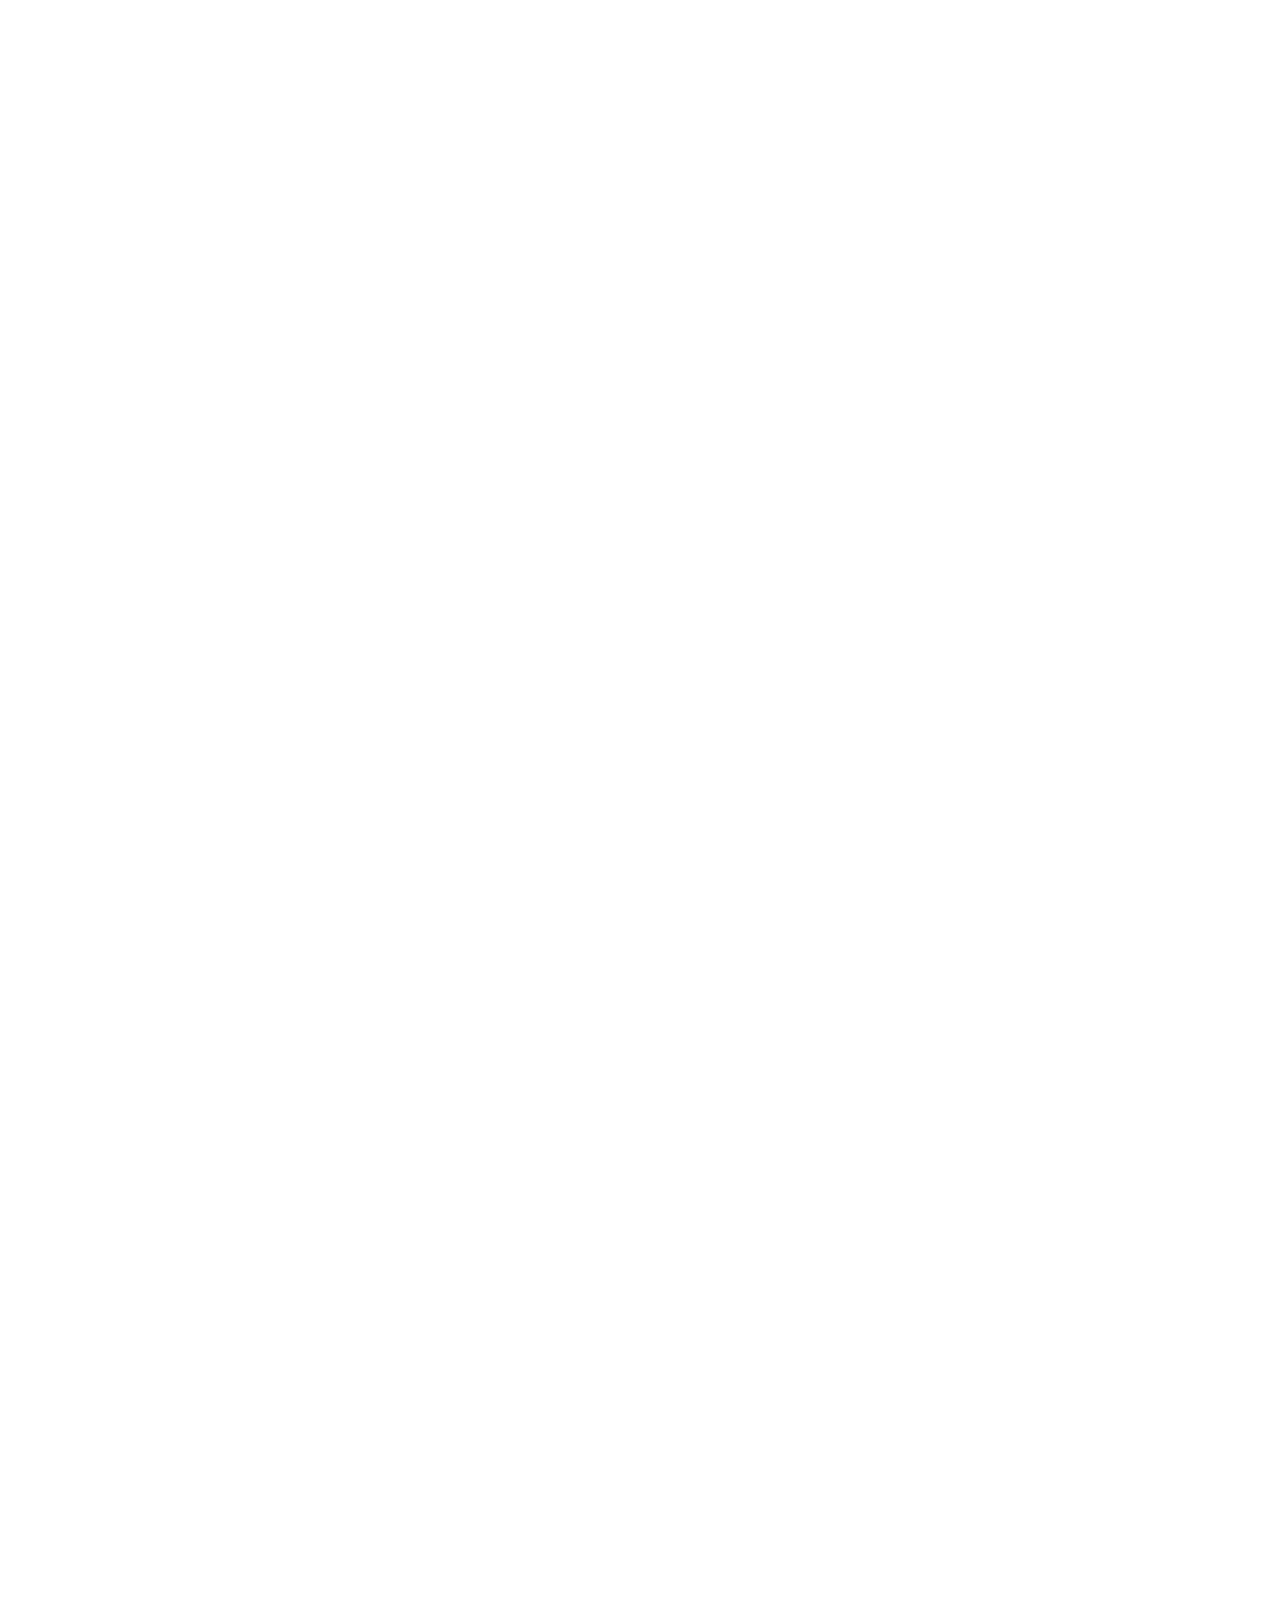
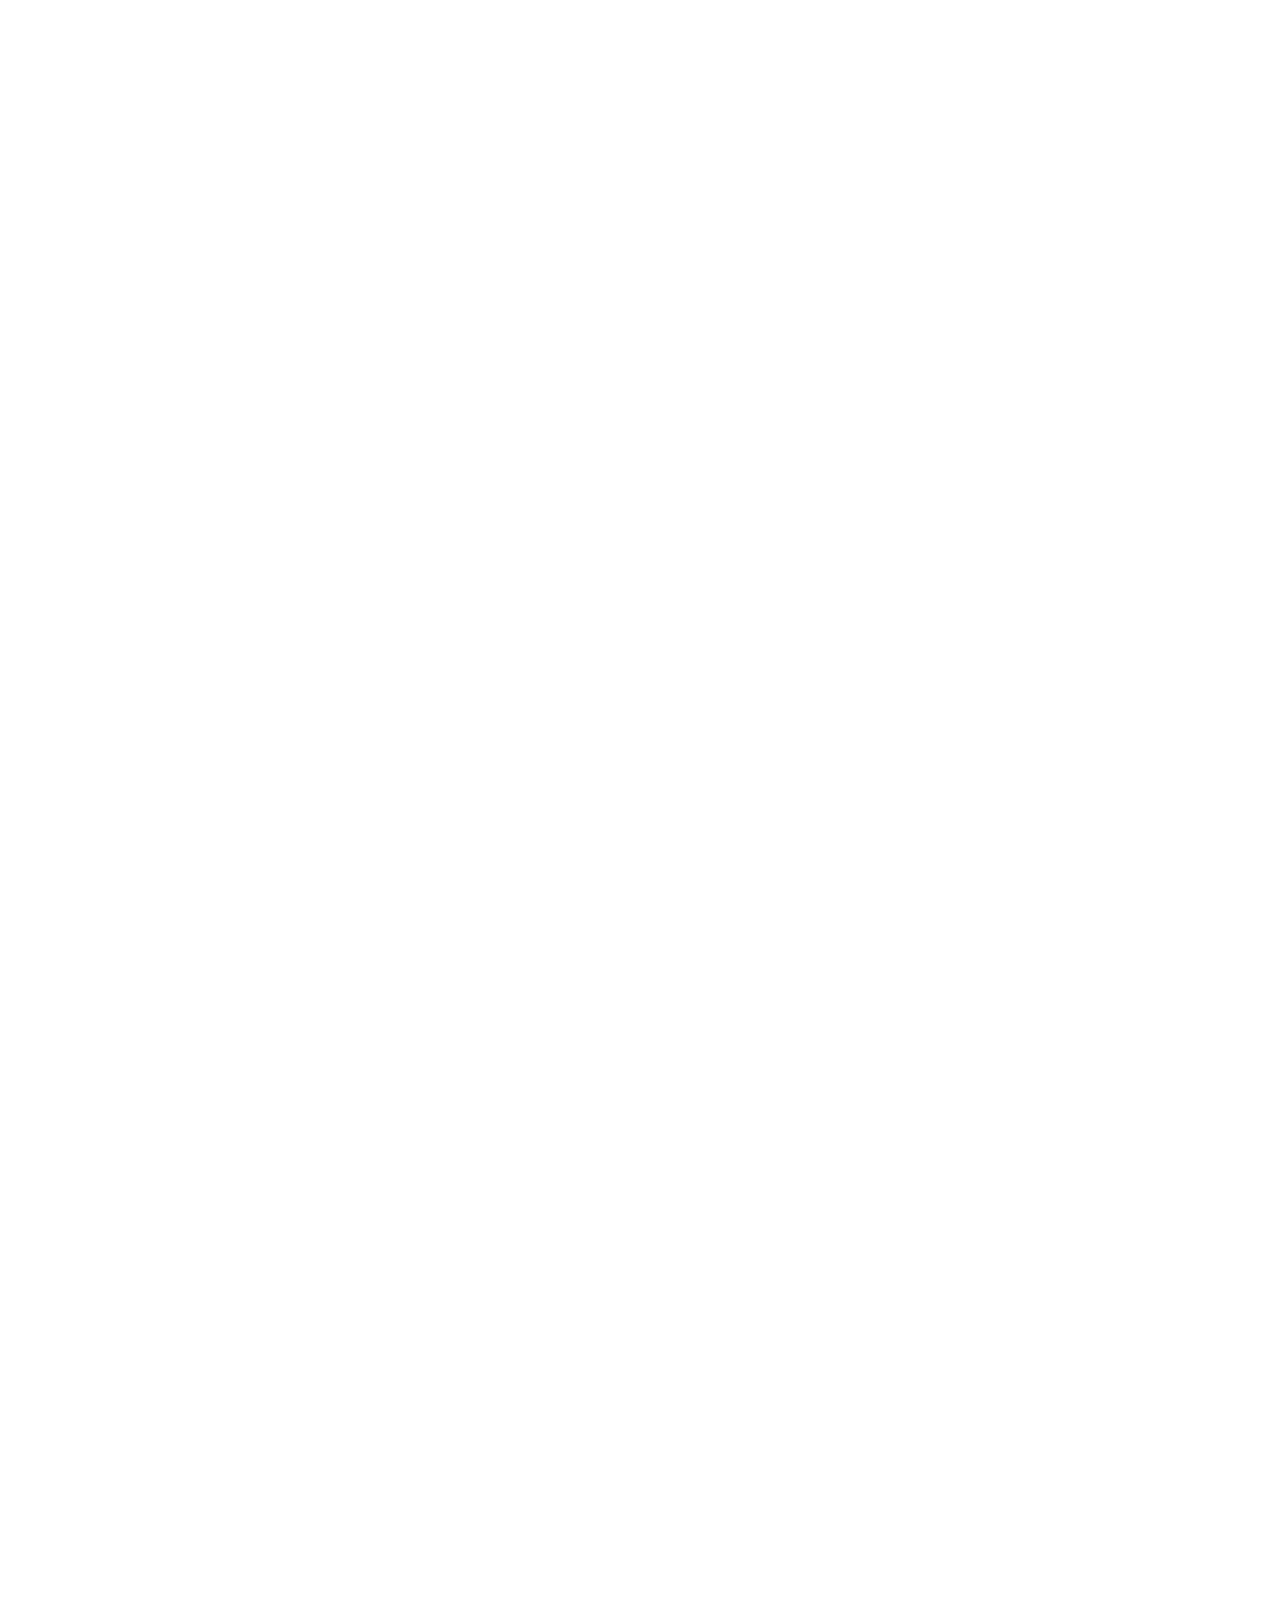
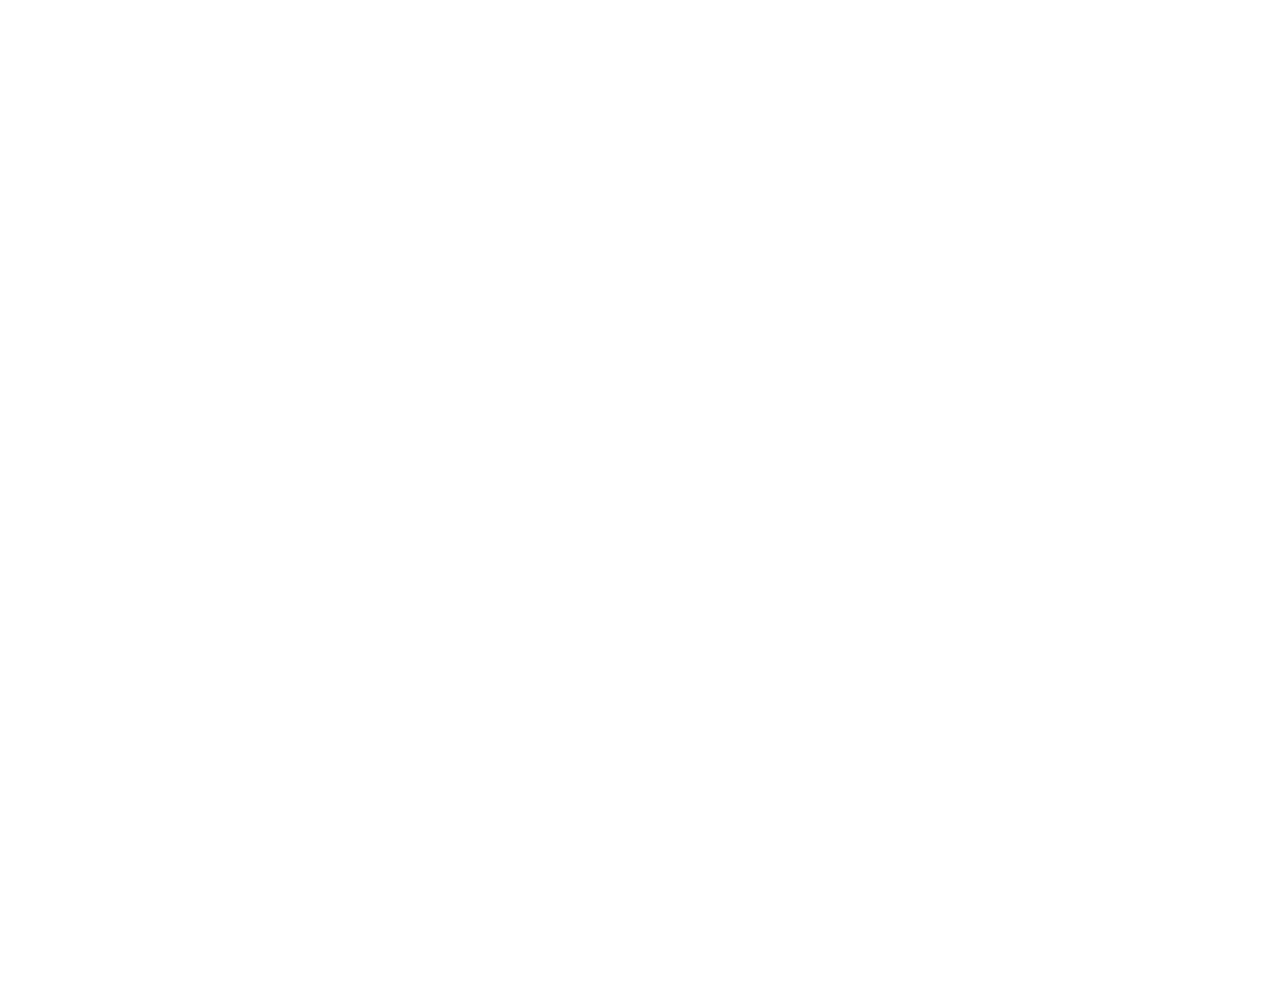
<file: using-typescript/index.html>
<!DOCTYPE html><html lang="es"><head><meta charSet="utf-8"/><meta http-equiv="x-ua-compatible" content="ie=edge"/><meta name="viewport" content="width=device-width, initial-scale=1, shrink-to-fit=no"/><meta name="generator" content="Gatsby 2.24.54"/><title data-react-helmet="true">yerba mala </title><meta data-react-helmet="true" name="description" content="hola"/><meta data-react-helmet="true" property="og:title" content="yerba mala"/><meta data-react-helmet="true" property="og:description" content="hola"/><meta data-react-helmet="true" property="og:type" content="website"/><meta data-react-helmet="true" name="twitter:card" content="summary"/><meta data-react-helmet="true" name="twitter:creator" content="@gatsbyjs"/><meta data-react-helmet="true" name="twitter:title" content="yerba mala"/><meta data-react-helmet="true" name="twitter:description" content="hola"/><meta data-react-helmet="true" name="HandheldFriendly" content="true"/><meta data-react-helmet="true" name="MobileOptimized" content="320"/><meta data-react-helmet="true" name="viewport" content="initial-scale=1.0, maximum-scale=1.0, user-scalable=no"/><meta data-react-helmet="true" name="X-UA-Compatible" content="IE=edge,chrome=1"/><link rel="preconnect dns-prefetch" href="https://www.google-analytics.com"/><link rel="manifest" href="/manifest.webmanifest"/><meta name="theme-color" content="#663399"/><link rel="apple-touch-icon" sizes="48x48" href="/icons/icon-48x48.png"/><link rel="apple-touch-icon" sizes="72x72" href="/icons/icon-72x72.png"/><link rel="apple-touch-icon" sizes="96x96" href="/icons/icon-96x96.png"/><link rel="apple-touch-icon" sizes="144x144" href="/icons/icon-144x144.png"/><link rel="apple-touch-icon" sizes="192x192" href="/icons/icon-192x192.png"/><link rel="apple-touch-icon" sizes="256x256" href="/icons/icon-256x256.png"/><link rel="apple-touch-icon" sizes="384x384" href="/icons/icon-384x384.png"/><link rel="apple-touch-icon" sizes="512x512" href="/icons/icon-512x512.png"/><link as="script" rel="preload" href="/webpack-runtime-4b61a8eb76095a100d95.js"/><link as="script" rel="preload" href="/framework-fd2b85530eec85104a39.js"/><link as="script" rel="preload" href="/app-54cb8e05ddb9e6f6891b.js"/><link as="script" rel="preload" href="/component---src-pages-using-typescript-tsx-ccc63956d1d6da3ec2a1.js"/><link as="fetch" rel="preload" href="/page-data/using-typescript/page-data.json" crossorigin="anonymous"/><link as="fetch" rel="preload" href="/page-data/sq/d/63159454.json" crossorigin="anonymous"/><link as="fetch" rel="preload" href="/page-data/sq/d/63159454.json" crossorigin="anonymous"/><link as="fetch" rel="preload" href="/page-data/app-data.json" crossorigin="anonymous"/></head><body><div id="___gatsby"><div style="outline:none" tabindex="-1" id="gatsby-focus-wrapper"><div style="height:1000vh;width:100vw;position:absolute;top:0;bottom:0;left:0;right:0;overflow:auto"><img src="/static/Asset 1-dcef02b2f1b5fd7f37005d5b5d7bbb5f.png" alt="" style="position:fixed;top:-80px;right:100px;opacity:0.8"/><img src="/static/jpRlN8.tif-cd90ea23328e41ec7e26dbda3987ce6c.png" style="position:fixed;top:10vh;left:0;max-width:500px;opacity:0.9" alt=""/><img src="/static/Asset 2-2779627a96e139e9dc1aea8466d5861b.png" alt="" style="position:fixed;top:30vh;right:0;width:200px"/><img src="/static/logobeinrosa-54212d264e6bfd10e3dea616261c3c0d.png" alt="" style="position:fixed;top:34vh;right:0"/><img src="/static/Asset 1-dcef02b2f1b5fd7f37005d5b5d7bbb5f.png" alt="" style="position:fixed;top:36vh;right:0"/><img src="/static/jpRlN8.tif-cd90ea23328e41ec7e26dbda3987ce6c.png" alt="" style="position:fixed;top:56vh;left:-150px;transform:rotate(180deg);opacity:0.5;max-width:450px"/><img src="/static/ZwWHTB.tif-6fbddeb3efea646a1a19f78947498c23.png" alt="" style="position:fixed;top:70vh;right:-200px;max-width:500px"/></div></div><div id="gatsby-announcer" style="position:absolute;top:0;width:1px;height:1px;padding:0;overflow:hidden;clip:rect(0, 0, 0, 0);white-space:nowrap;border:0" aria-live="assertive" aria-atomic="true"></div></div><script async="" src="https://www.googletagmanager.com/gtag/js?id=G-YDNF50Y0YK"></script><script>
      
      
      if(true) {
        window.dataLayer = window.dataLayer || [];
        function gtag(){window.dataLayer && window.dataLayer.push(arguments);}
        gtag('js', new Date());

        gtag('config', 'G-YDNF50Y0YK', {"send_page_view":false});
      }
      </script><script id="gatsby-script-loader">/*<![CDATA[*/window.pagePath="/using-typescript/";/*]]>*/</script><script id="gatsby-chunk-mapping">/*<![CDATA[*/window.___chunkMapping={"polyfill":["/polyfill-d1d8600c49ebee9432d0.js"],"app":["/app-54cb8e05ddb9e6f6891b.js"],"component---src-pages-404-js":["/component---src-pages-404-js-8b14dd1dc0d1374c3a75.js"],"component---src-pages-contacto-js":["/component---src-pages-contacto-js-03c463e8035b292d719d.js"],"component---src-pages-hola-js":["/component---src-pages-hola-js-2e846bfd98ec6d253fb1.js"],"component---src-pages-index-js":["/component---src-pages-index-js-ef5c95d293c87530d54d.js"],"component---src-pages-using-typescript-tsx":["/component---src-pages-using-typescript-tsx-ccc63956d1d6da3ec2a1.js"]};/*]]>*/</script><script src="/polyfill-d1d8600c49ebee9432d0.js" nomodule=""></script><script src="/component---src-pages-using-typescript-tsx-ccc63956d1d6da3ec2a1.js" async=""></script><script src="/app-54cb8e05ddb9e6f6891b.js" async=""></script><script src="/framework-fd2b85530eec85104a39.js" async=""></script><script src="/webpack-runtime-4b61a8eb76095a100d95.js" async=""></script></body></html>
</file>
